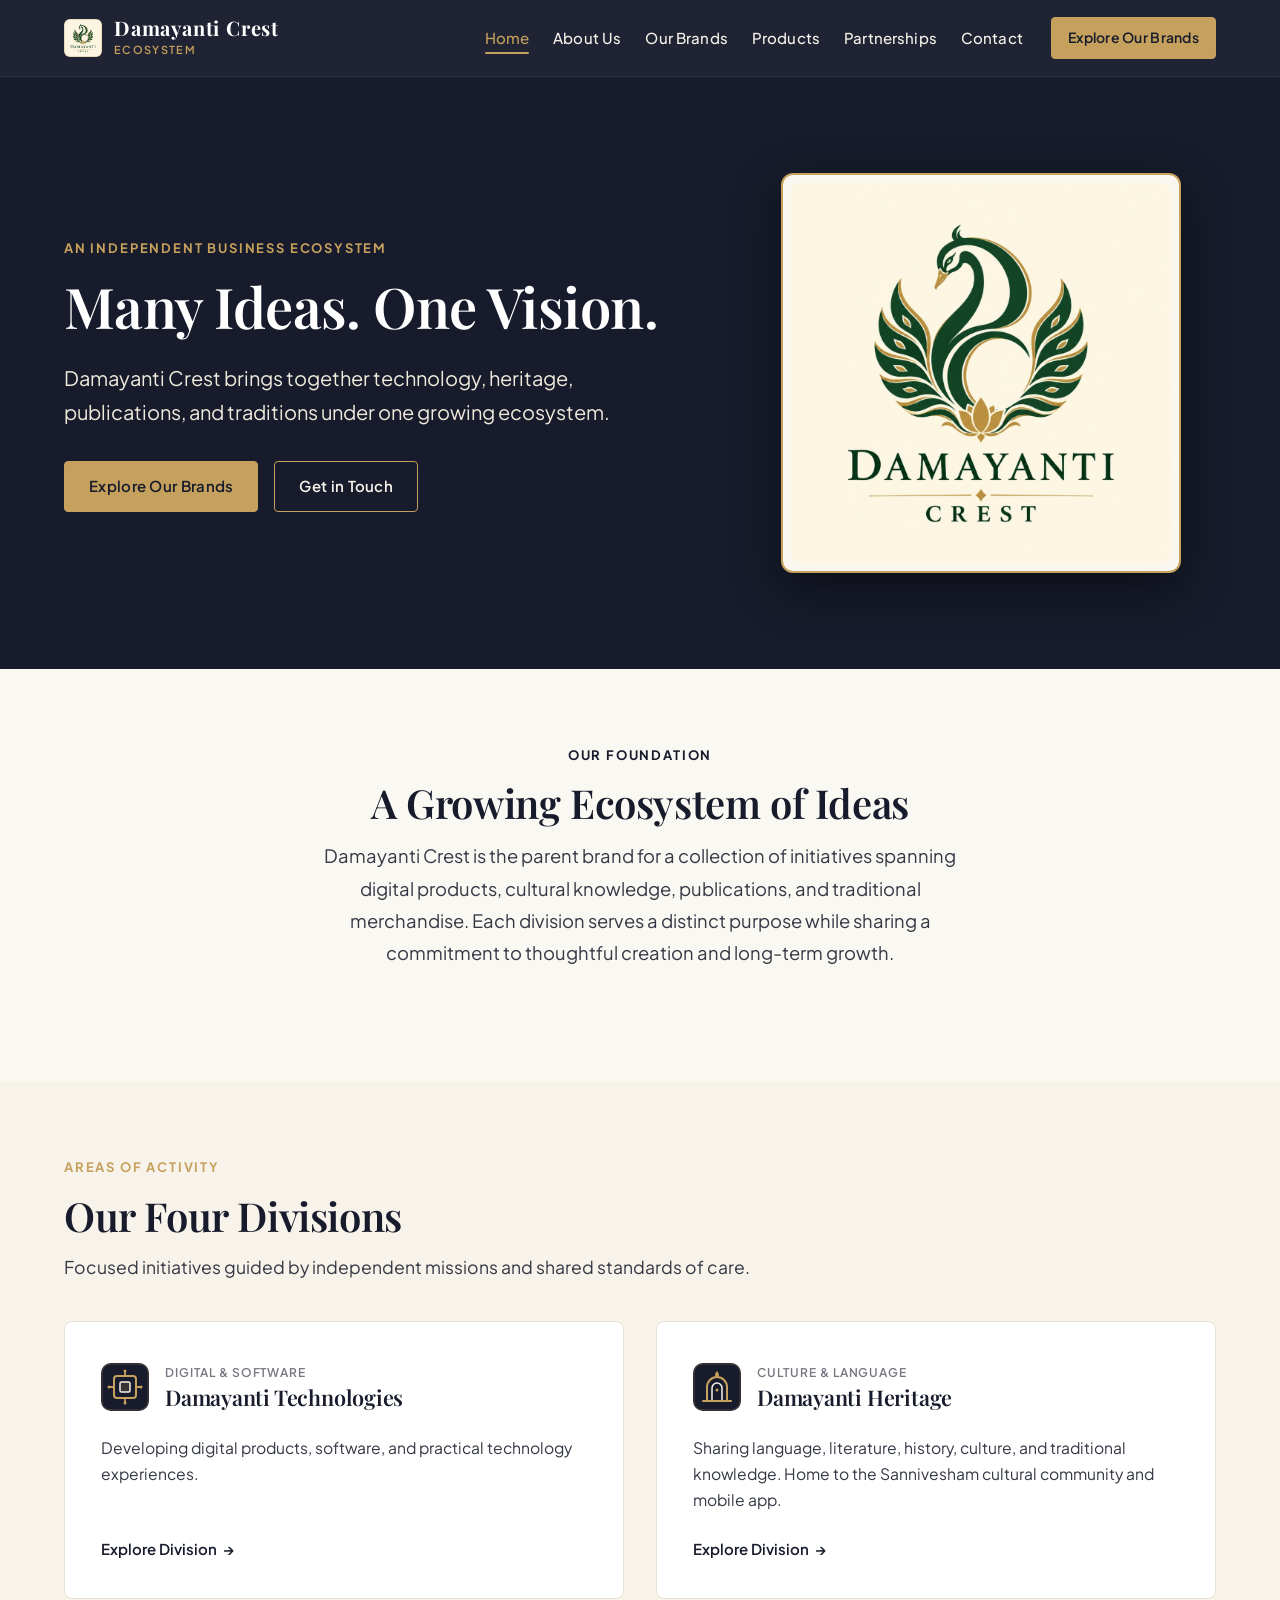
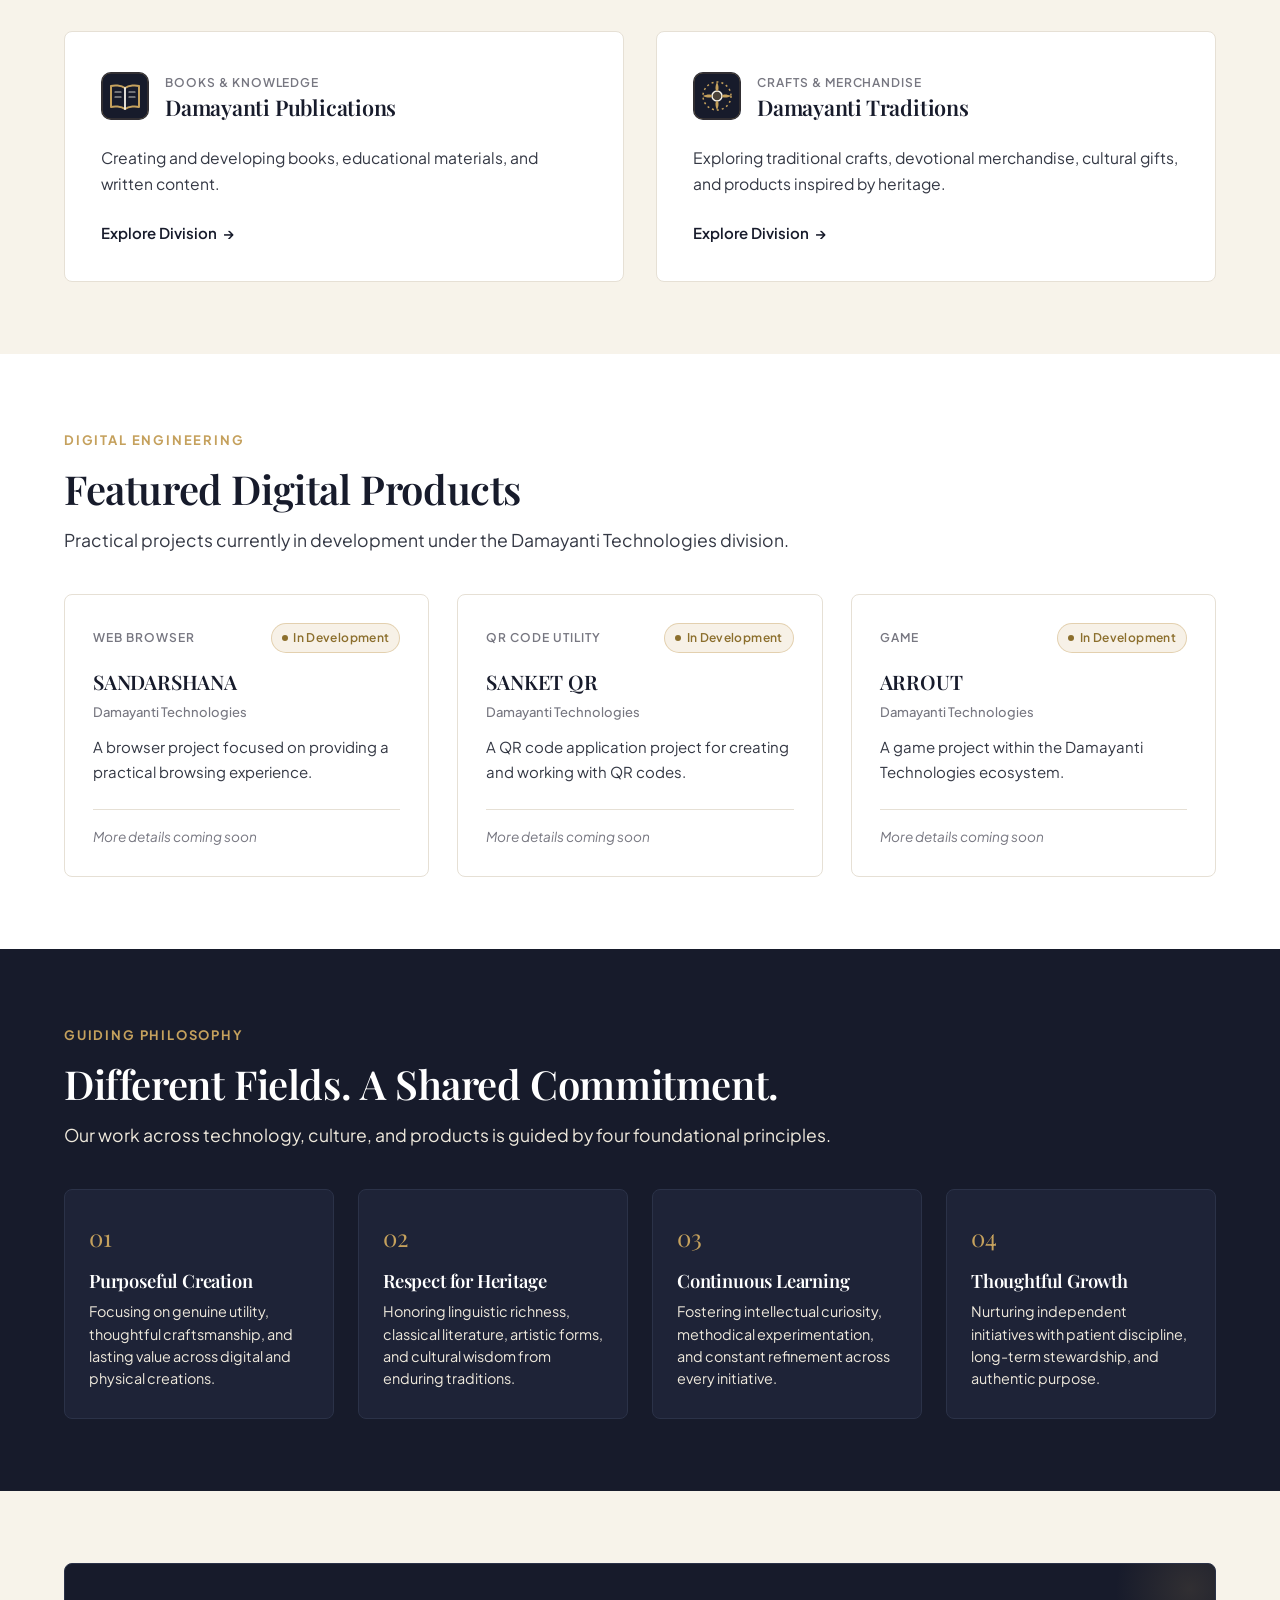
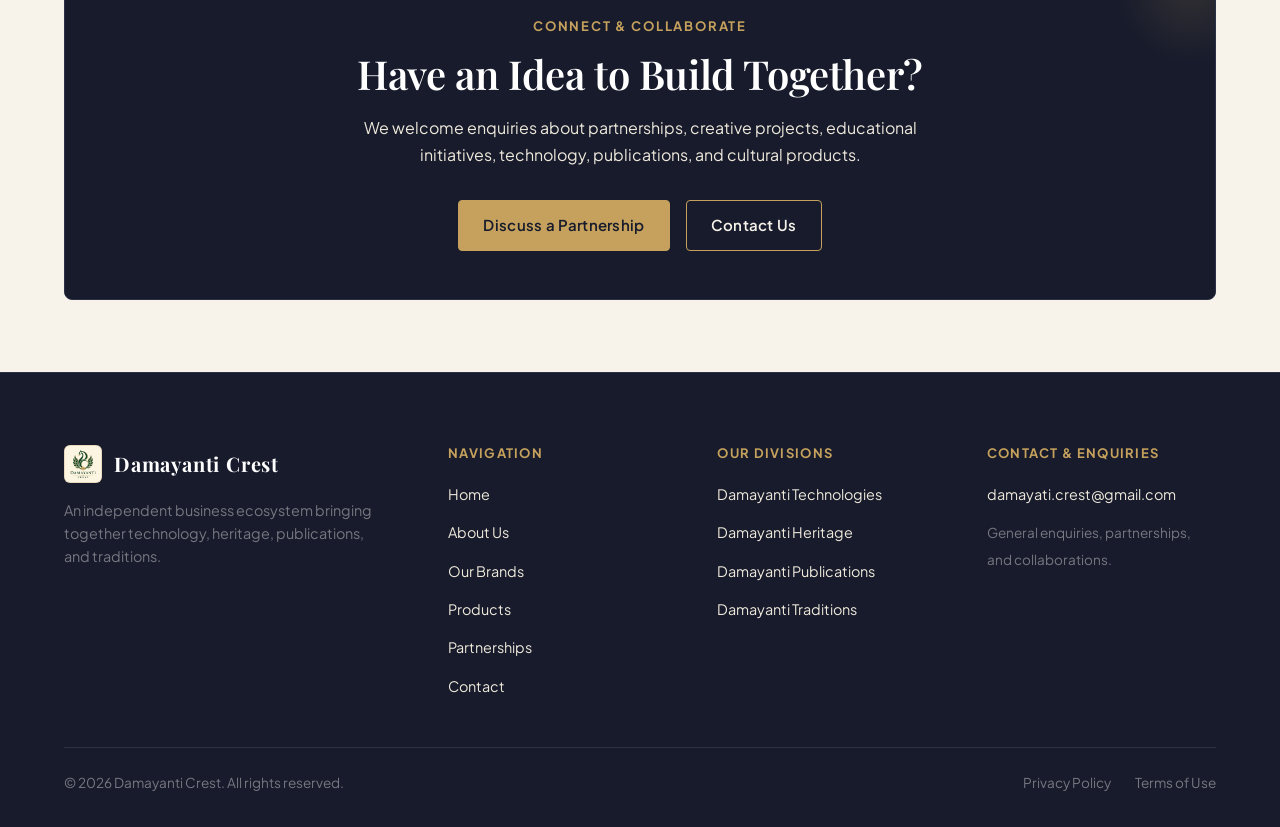
<file: index.html>
<!DOCTYPE html>
<html lang="en">
<head>
  <meta charset="UTF-8">
  <meta name="viewport" content="width=device-width, initial-scale=1.0">
  <title>Damayanti Crest — An Independent Business Ecosystem</title>
  <meta name="description" content="Damayanti Crest is the parent brand bringing together technology, heritage, publications, and traditions under one growing ecosystem.">
  <meta name="theme-color" content="#171B2B">

  <!-- Open Graph / Meta -->
  <meta property="og:type" content="website">
  <meta property="og:title" content="Damayanti Crest — Many Ideas. One Vision.">
  <meta property="og:description" content="An independent business ecosystem bringing together technology, heritage, publications, and traditions.">
  <meta property="og:image" content="./assets/logos/crest-mark.svg">

  <link rel="icon" type="image/svg+xml" href="./assets/logos/favicon.svg">
  
  <!-- Google Fonts Preconnect & Refined Typography -->
  <link rel="preconnect" href="https://fonts.googleapis.com">
  <link rel="preconnect" href="https://fonts.gstatic.com" crossorigin>
  <link href="https://fonts.googleapis.com/css2?family=Playfair+Display:ital,wght@0,500;0,600;0,700;1,400&family=Plus+Jakarta+Sans:wght@400;500;600;700&display=swap" rel="stylesheet">

  <!-- Stylesheets (Relative paths for GitHub Pages compatibility) -->
  <link rel="stylesheet" href="./css/styles.css">
  <link rel="stylesheet" href="./css/responsive.css">
</head>
<body>
  <!-- Accessibility Skip Link -->
  <a href="#main-content" class="skip-link">Skip to main content</a>

  <!-- Header Navigation -->
  <header class="site-header" role="banner">
    <div class="container header-inner">
      <a href="./index.html" class="brand-link" aria-label="Damayanti Crest Homepage">
        <div class="brand-emblem">
          <img src="./assets/logos/damayanti-crest-logo.jpg" alt="Damayanti Crest Emblem" width="38" height="38">
        </div>
        <div class="brand-text">
          <span class="brand-name">Damayanti Crest</span>
          <span class="brand-tag">Ecosystem</span>
        </div>
      </a>

      <!-- Desktop Nav -->
      <nav class="nav-desktop" aria-label="Main Navigation">
        <ul class="nav-links">
          <li><a href="./index.html" class="nav-link">Home</a></li>
          <li><a href="./about.html" class="nav-link">About Us</a></li>
          <li><a href="./brands.html" class="nav-link">Our Brands</a></li>
          <li><a href="./products.html" class="nav-link">Products</a></li>
          <li><a href="./partnerships.html" class="nav-link">Partnerships</a></li>
          <li><a href="./contact.html" class="nav-link">Contact</a></li>
        </ul>
        <a href="./brands.html" class="btn btn-primary btn-sm">Explore Our Brands</a>
      </nav>

      <!-- Mobile Menu Toggle Button -->
      <button type="button" class="menu-toggle" aria-expanded="false" aria-controls="mobile-nav-drawer" aria-label="Open navigation menu">
        <span class="menu-icon">
          <span class="menu-bar"></span>
          <span class="menu-bar"></span>
          <span class="menu-bar"></span>
        </span>
      </button>
    </div>

    <!-- Mobile Drawer -->
    <div id="mobile-nav-drawer" class="mobile-drawer" role="dialog" aria-modal="true" aria-label="Mobile Navigation">
      <ul class="mobile-nav-links">
        <li><a href="./index.html" class="mobile-nav-link">Home</a></li>
        <li><a href="./about.html" class="mobile-nav-link">About Us</a></li>
        <li><a href="./brands.html" class="mobile-nav-link">Our Brands</a></li>
        <li><a href="./products.html" class="mobile-nav-link">Products</a></li>
        <li><a href="./partnerships.html" class="mobile-nav-link">Partnerships</a></li>
        <li><a href="./contact.html" class="mobile-nav-link">Contact</a></li>
      </ul>
      <div class="mobile-nav-cta">
        <a href="./brands.html" class="btn btn-primary" style="width: 100%;">Explore Our Brands</a>
      </div>
    </div>
  </header>

  <!-- Main Content Area -->
  <main id="main-content" class="site-main">
    
    <!-- SECTION A: HERO -->
    <section class="section section-hero section-dark" aria-labelledby="hero-heading">
      <div class="container hero-wrapper">
        <div class="hero-content">
          <span class="eyebrow">An Independent Business Ecosystem</span>
          <h1 id="hero-heading" class="hero-title">Many Ideas. One Vision.</h1>
          <p class="hero-subtitle">
            Damayanti Crest brings together technology, heritage, publications, and traditions under one growing ecosystem.
          </p>
          <div class="hero-ctas">
            <a href="./brands.html" class="btn btn-primary">Explore Our Brands</a>
            <a href="./contact.html" class="btn btn-secondary">Get in Touch</a>
          </div>
        </div>

        <div class="hero-visual">
          <div class="hero-motif-card">
            <img src="./assets/logos/damayanti-crest-logo.jpg" alt="Official Damayanti Crest Emblem" class="hero-motif-img" width="400" height="400">
          </div>
        </div>
      </div>
    </section>

    <!-- SECTION B: INTRODUCTION -->
    <section class="section section-ivory-light" aria-labelledby="intro-heading">
      <div class="container container-narrow text-center">
        <div class="section-header text-center">
          <span class="eyebrow eyebrow-navy">Our Foundation</span>
          <h2 id="intro-heading" class="section-title">A Growing Ecosystem of Ideas</h2>
          <p class="lead">
            Damayanti Crest is the parent brand for a collection of initiatives spanning digital products, cultural knowledge, publications, and traditional merchandise. Each division serves a distinct purpose while sharing a commitment to thoughtful creation and long-term growth.
          </p>
        </div>
      </div>
    </section>

    <!-- SECTION C: OUR FOUR DIVISIONS -->
    <section class="section" aria-labelledby="divisions-heading">
      <div class="container">
        <div class="section-header">
          <span class="eyebrow">Areas of Activity</span>
          <h2 id="divisions-heading" class="section-title">Our Four Divisions</h2>
          <p class="section-desc">Focused initiatives guided by independent missions and shared standards of care.</p>
        </div>

        <div class="divisions-grid">
          <!-- Division 1 -->
          <article class="division-card">
            <div class="division-header">
              <div class="division-icon">
                <img src="./assets/icons/tech.svg" alt="" width="48" height="48">
              </div>
              <div>
                <span class="category-tag">Digital & Software</span>
                <h3 class="division-title">Damayanti Technologies</h3>
              </div>
            </div>
            <p class="division-summary">Developing digital products, software, and practical technology experiences.</p>
            <a href="./brands.html#technologies" class="division-link">
              Explore Division <span class="arrow-icon" aria-hidden="true">→</span>
            </a>
          </article>

          <!-- Division 2 -->
          <article class="division-card">
            <div class="division-header">
              <div class="division-icon">
                <img src="./assets/icons/heritage.svg" alt="" width="48" height="48">
              </div>
              <div>
                <span class="category-tag">Culture & Language</span>
                <h3 class="division-title">Damayanti Heritage</h3>
              </div>
            </div>
            <p class="division-summary">Sharing language, literature, history, culture, and traditional knowledge. Home to the Sannivesham cultural community and mobile app.</p>
            <a href="./brands.html#heritage" class="division-link">
              Explore Division <span class="arrow-icon" aria-hidden="true">→</span>
            </a>
          </article>

          <!-- Division 3 -->
          <article class="division-card">
            <div class="division-header">
              <div class="division-icon">
                <img src="./assets/icons/publications.svg" alt="" width="48" height="48">
              </div>
              <div>
                <span class="category-tag">Books & Knowledge</span>
                <h3 class="division-title">Damayanti Publications</h3>
              </div>
            </div>
            <p class="division-summary">Creating and developing books, educational materials, and written content.</p>
            <a href="./brands.html#publications" class="division-link">
              Explore Division <span class="arrow-icon" aria-hidden="true">→</span>
            </a>
          </article>

          <!-- Division 4 -->
          <article class="division-card">
            <div class="division-header">
              <div class="division-icon">
                <img src="./assets/icons/traditions.svg" alt="" width="48" height="48">
              </div>
              <div>
                <span class="category-tag">Crafts & Merchandise</span>
                <h3 class="division-title">Damayanti Traditions</h3>
              </div>
            </div>
            <p class="division-summary">Exploring traditional crafts, devotional merchandise, cultural gifts, and products inspired by heritage.</p>
            <a href="./brands.html#traditions" class="division-link">
              Explore Division <span class="arrow-icon" aria-hidden="true">→</span>
            </a>
          </article>
        </div>
      </div>
    </section>

    <!-- SECTION D: FEATURED DIGITAL PRODUCTS -->
    <section class="section section-white" aria-labelledby="featured-products-heading">
      <div class="container">
        <div class="section-header">
          <span class="eyebrow">Digital Engineering</span>
          <h2 id="featured-products-heading" class="section-title">Featured Digital Products</h2>
          <p class="section-desc">Practical projects currently in development under the Damayanti Technologies division.</p>
        </div>

        <div class="products-grid">
          <!-- Product 1 -->
          <article class="product-card">
            <div class="product-meta">
              <span class="category-tag">Web Browser</span>
              <span class="status-pill status-in-development">
                <span class="status-dot"></span> In Development
              </span>
            </div>
            <h3 class="product-title">SANDARSHANA</h3>
            <p class="product-division">Damayanti Technologies</p>
            <p class="product-desc">A browser project focused on providing a practical browsing experience.</p>
            <div class="product-action">
              <span class="product-status-note">More details coming soon</span>
            </div>
          </article>

          <!-- Product 2 -->
          <article class="product-card">
            <div class="product-meta">
              <span class="category-tag">QR Code Utility</span>
              <span class="status-pill status-in-development">
                <span class="status-dot"></span> In Development
              </span>
            </div>
            <h3 class="product-title">SANKET QR</h3>
            <p class="product-division">Damayanti Technologies</p>
            <p class="product-desc">A QR code application project for creating and working with QR codes.</p>
            <div class="product-action">
              <span class="product-status-note">More details coming soon</span>
            </div>
          </article>

          <!-- Product 3 -->
          <article class="product-card">
            <div class="product-meta">
              <span class="category-tag">Game</span>
              <span class="status-pill status-in-development">
                <span class="status-dot"></span> In Development
              </span>
            </div>
            <h3 class="product-title">ARROUT</h3>
            <p class="product-division">Damayanti Technologies</p>
            <p class="product-desc">A game project within the Damayanti Technologies ecosystem.</p>
            <div class="product-action">
              <span class="product-status-note">More details coming soon</span>
            </div>
          </article>
        </div>
      </div>
    </section>

    <!-- SECTION E: OUR APPROACH -->
    <section class="section section-dark" aria-labelledby="principles-heading">
      <div class="container">
        <div class="section-header">
          <span class="eyebrow">Guiding Philosophy</span>
          <h2 id="principles-heading" class="section-title">Different Fields. A Shared Commitment.</h2>
          <p class="section-desc">Our work across technology, culture, and products is guided by four foundational principles.</p>
        </div>

        <div class="principles-grid">
          <div class="principle-card">
            <span class="principle-num">01</span>
            <h3 class="principle-title">Purposeful Creation</h3>
            <p class="principle-desc">Focusing on genuine utility, thoughtful craftsmanship, and lasting value across digital and physical creations.</p>
          </div>

          <div class="principle-card">
            <span class="principle-num">02</span>
            <h3 class="principle-title">Respect for Heritage</h3>
            <p class="principle-desc">Honoring linguistic richness, classical literature, artistic forms, and cultural wisdom from enduring traditions.</p>
          </div>

          <div class="principle-card">
            <span class="principle-num">03</span>
            <h3 class="principle-title">Continuous Learning</h3>
            <p class="principle-desc">Fostering intellectual curiosity, methodical experimentation, and constant refinement across every initiative.</p>
          </div>

          <div class="principle-card">
            <span class="principle-num">04</span>
            <h3 class="principle-title">Thoughtful Growth</h3>
            <p class="principle-desc">Nurturing independent initiatives with patient discipline, long-term stewardship, and authentic purpose.</p>
          </div>
        </div>
      </div>
    </section>

    <!-- SECTION F: COLLABORATION -->
    <section class="section" aria-labelledby="collaboration-heading">
      <div class="container">
        <div class="cta-banner">
          <span class="eyebrow">Connect & Collaborate</span>
          <h2 id="collaboration-heading">Have an Idea to Build Together?</h2>
          <p>
            We welcome enquiries about partnerships, creative projects, educational initiatives, technology, publications, and cultural products.
          </p>
          <div class="cta-banner-buttons">
            <a href="./partnerships.html" class="btn btn-primary">Discuss a Partnership</a>
            <a href="./contact.html" class="btn btn-secondary">Contact Us</a>
          </div>
        </div>
      </div>
    </section>

  </main>

  <!-- SECTION G: FOOTER -->
  <footer class="site-footer" role="contentinfo">
    <div class="container">
      <div class="footer-top">
        <div>
          <a href="./index.html" class="brand-link" style="margin-bottom: 0.5rem;">
            <div class="brand-emblem">
              <img src="./assets/logos/damayanti-crest-logo.jpg" alt="Damayanti Crest Emblem" width="32" height="32">
            </div>
            <div class="brand-text">
              <span class="brand-name">Damayanti Crest</span>
            </div>
          </a>
          <p class="footer-brand-desc">
            An independent business ecosystem bringing together technology, heritage, publications, and traditions.
          </p>
        </div>

        <div>
          <h4 class="footer-heading">Navigation</h4>
          <ul class="footer-links">
            <li><a href="./index.html" class="footer-link">Home</a></li>
            <li><a href="./about.html" class="footer-link">About Us</a></li>
            <li><a href="./brands.html" class="footer-link">Our Brands</a></li>
            <li><a href="./products.html" class="footer-link">Products</a></li>
            <li><a href="./partnerships.html" class="footer-link">Partnerships</a></li>
            <li><a href="./contact.html" class="footer-link">Contact</a></li>
          </ul>
        </div>

        <div>
          <h4 class="footer-heading">Our Divisions</h4>
          <ul class="footer-links">
            <li><a href="./brands.html#technologies" class="footer-link">Damayanti Technologies</a></li>
            <li><a href="./brands.html#heritage" class="footer-link">Damayanti Heritage</a></li>
            <li><a href="./brands.html#publications" class="footer-link">Damayanti Publications</a></li>
            <li><a href="./brands.html#traditions" class="footer-link">Damayanti Traditions</a></li>
          </ul>
        </div>

        <div>
          <h4 class="footer-heading">Contact & Enquiries</h4>
          <ul class="footer-links">
            <li><a href="mailto:damayati.crest@gmail.com" class="footer-link">damayati.crest@gmail.com</a></li>
            <li><span style="font-size: 0.85rem; color: var(--color-muted);">General enquiries, partnerships, and collaborations.</span></li>
          </ul>
        </div>
      </div>

      <div class="footer-bottom">
        <div>
          © <span class="current-year">2026</span> Damayanti Crest. All rights reserved.
        </div>
        <div class="footer-legal-links">
          <a href="./privacy.html">Privacy Policy</a>
          <a href="./terms.html">Terms of Use</a>
        </div>
      </div>
    </div>
  </footer>

  <!-- Back to Top Button -->
  <button type="button" class="back-to-top" aria-label="Back to top">
    <svg width="20" height="20" viewBox="0 0 24 24" fill="none" stroke="currentColor" stroke-width="2" stroke-linecap="round" stroke-linejoin="round">
      <polyline points="18 15 12 9 6 15"></polyline>
    </svg>
  </button>

  <!-- JavaScript Files -->
  <script src="./js/data.js"></script>
  <script src="./js/main.js"></script>
</body>
</html>
</file>
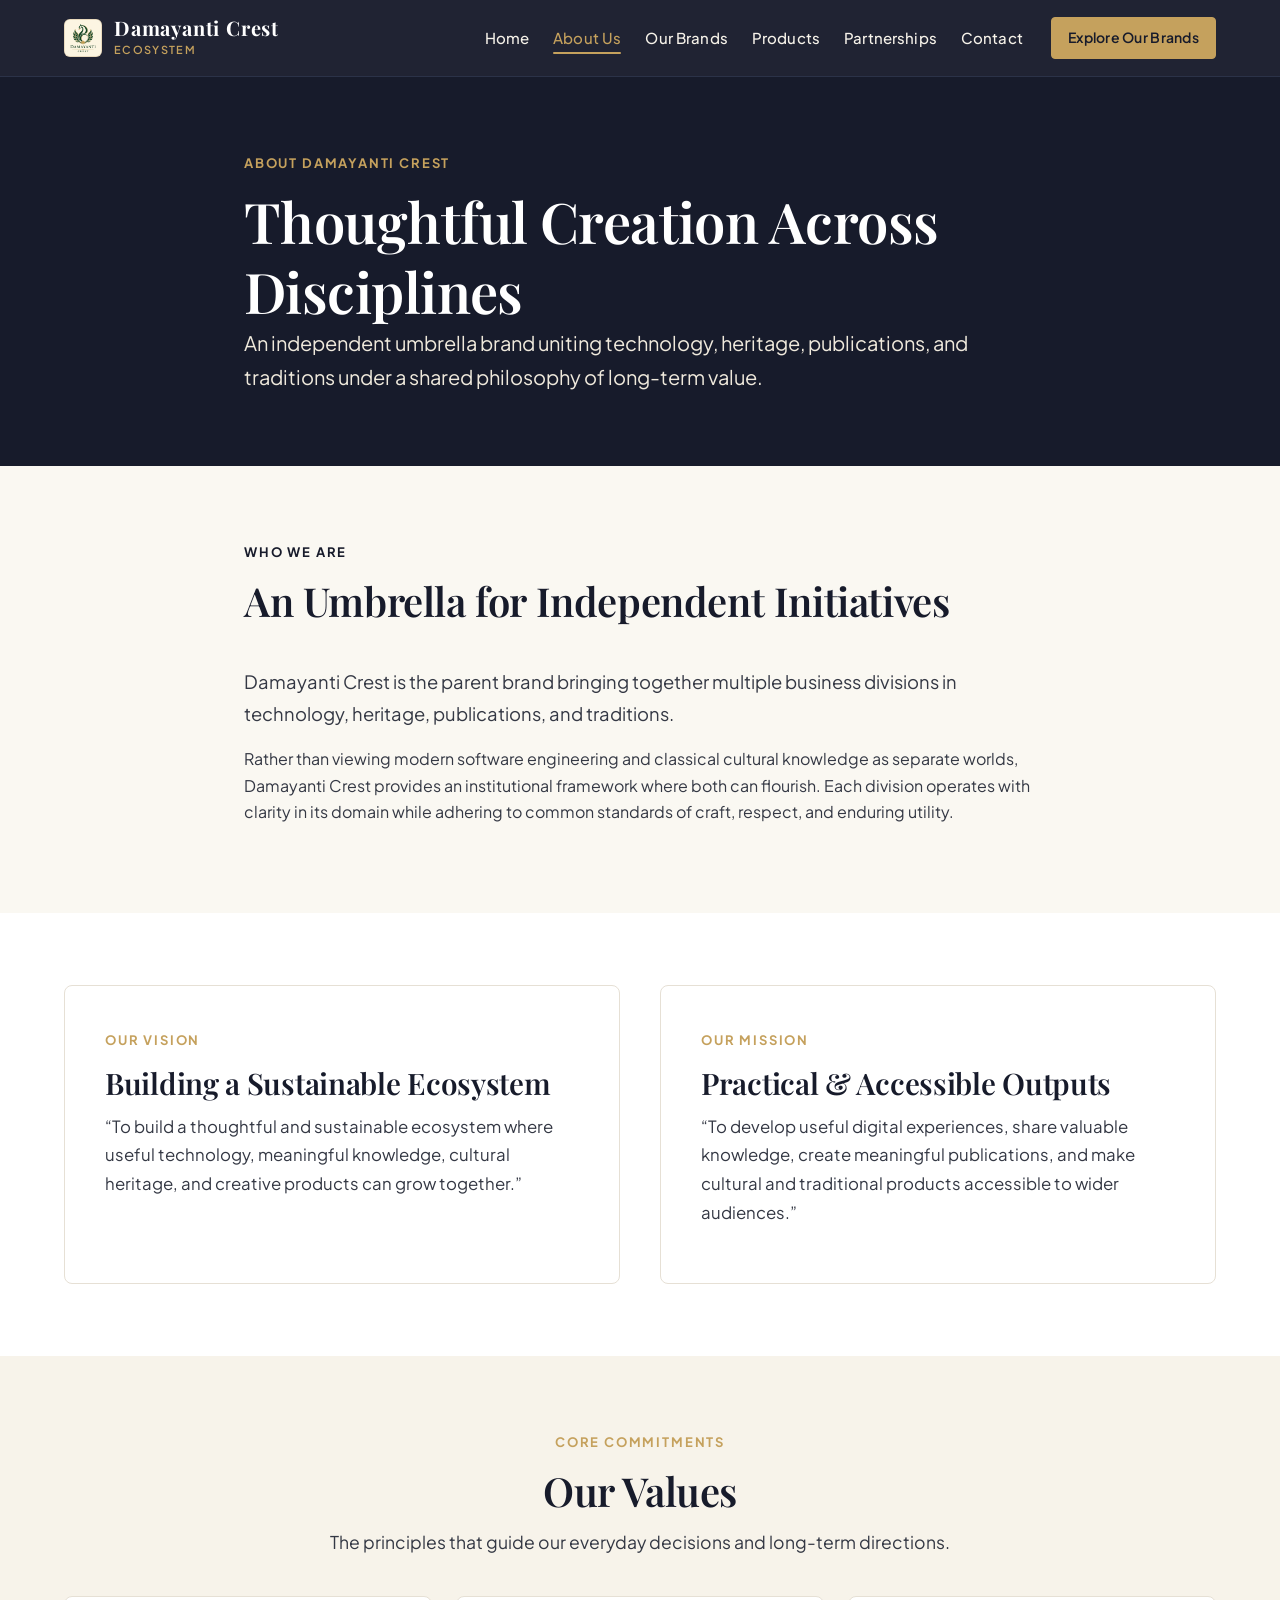
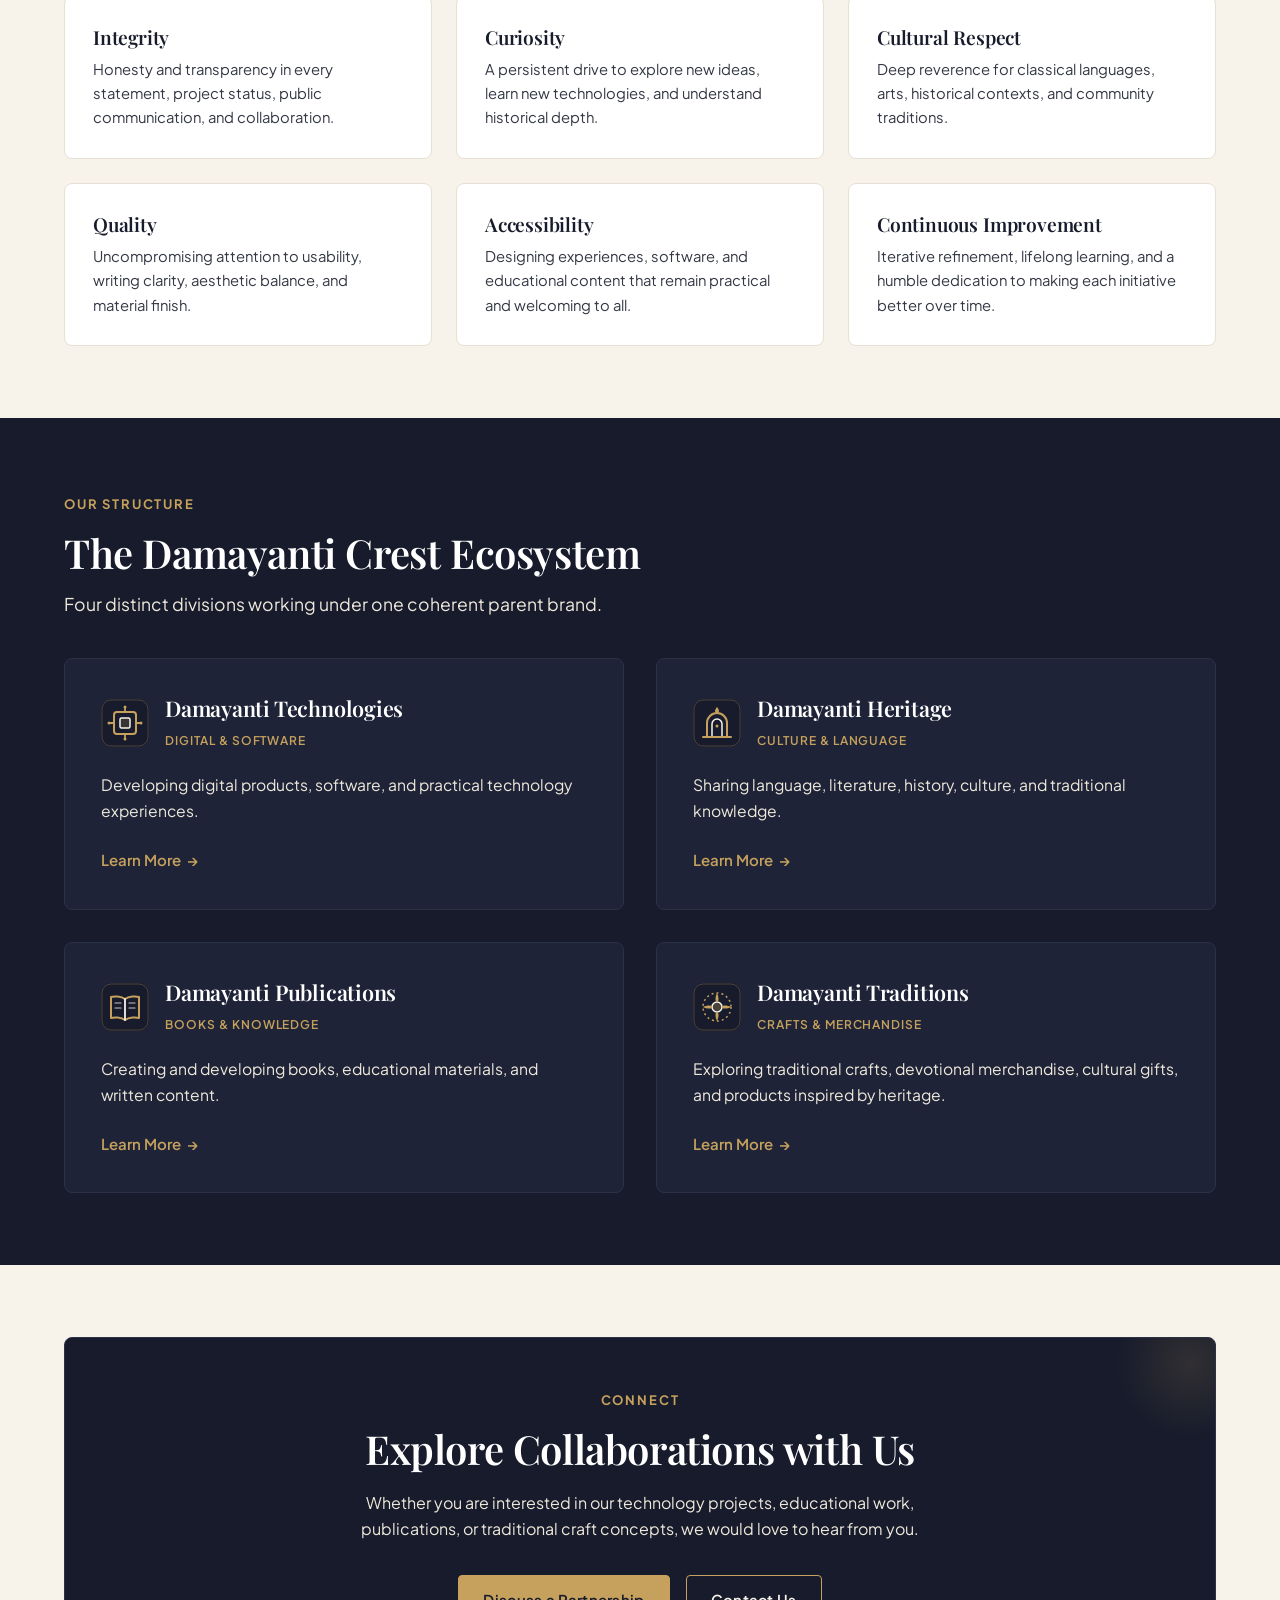
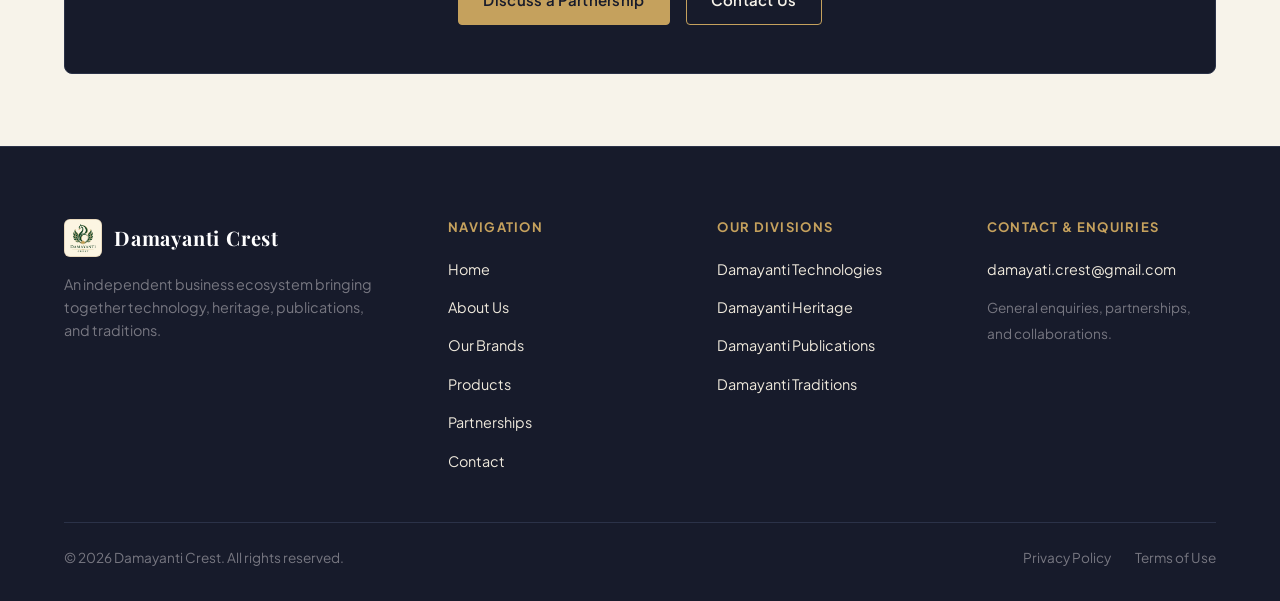
<file: about.html>
<!DOCTYPE html>
<html lang="en">
<head>
  <meta charset="UTF-8">
  <meta name="viewport" content="width=device-width, initial-scale=1.0">
  <title>About Us — Damayanti Crest</title>
  <meta name="description" content="Learn about Damayanti Crest, our vision, mission, guiding values, and our ecosystem of technology, heritage, publications, and traditions.">
  <meta name="theme-color" content="#171B2B">

  <meta property="og:type" content="website">
  <meta property="og:title" content="About Damayanti Crest — Ecosystem, Vision & Values">
  <meta property="og:description" content="An independent business ecosystem bringing together technology, heritage, publications, and traditions.">
  <meta property="og:image" content="./assets/logos/crest-mark.svg">

  <link rel="icon" type="image/svg+xml" href="./assets/logos/favicon.svg">

  <link rel="preconnect" href="https://fonts.googleapis.com">
  <link rel="preconnect" href="https://fonts.gstatic.com" crossorigin>
  <link href="https://fonts.googleapis.com/css2?family=Playfair+Display:ital,wght@0,500;0,600;0,700;1,400&family=Plus+Jakarta+Sans:wght@400;500;600;700&display=swap" rel="stylesheet">

  <link rel="stylesheet" href="./css/styles.css">
  <link rel="stylesheet" href="./css/responsive.css">
</head>
<body>
  <a href="#main-content" class="skip-link">Skip to main content</a>

  <!-- Header Navigation -->
  <header class="site-header" role="banner">
    <div class="container header-inner">
      <a href="./index.html" class="brand-link" aria-label="Damayanti Crest Homepage">
        <div class="brand-emblem">
          <img src="./assets/logos/damayanti-crest-logo.jpg" alt="Damayanti Crest Emblem" width="38" height="38">
        </div>
        <div class="brand-text">
          <span class="brand-name">Damayanti Crest</span>
          <span class="brand-tag">Ecosystem</span>
        </div>
      </a>

      <nav class="nav-desktop" aria-label="Main Navigation">
        <ul class="nav-links">
          <li><a href="./index.html" class="nav-link">Home</a></li>
          <li><a href="./about.html" class="nav-link">About Us</a></li>
          <li><a href="./brands.html" class="nav-link">Our Brands</a></li>
          <li><a href="./products.html" class="nav-link">Products</a></li>
          <li><a href="./partnerships.html" class="nav-link">Partnerships</a></li>
          <li><a href="./contact.html" class="nav-link">Contact</a></li>
        </ul>
        <a href="./brands.html" class="btn btn-primary btn-sm">Explore Our Brands</a>
      </nav>

      <button type="button" class="menu-toggle" aria-expanded="false" aria-controls="mobile-nav-drawer" aria-label="Open navigation menu">
        <span class="menu-icon">
          <span class="menu-bar"></span>
          <span class="menu-bar"></span>
          <span class="menu-bar"></span>
        </span>
      </button>
    </div>

    <div id="mobile-nav-drawer" class="mobile-drawer" role="dialog" aria-modal="true" aria-label="Mobile Navigation">
      <ul class="mobile-nav-links">
        <li><a href="./index.html" class="mobile-nav-link">Home</a></li>
        <li><a href="./about.html" class="mobile-nav-link">About Us</a></li>
        <li><a href="./brands.html" class="mobile-nav-link">Our Brands</a></li>
        <li><a href="./products.html" class="mobile-nav-link">Products</a></li>
        <li><a href="./partnerships.html" class="mobile-nav-link">Partnerships</a></li>
        <li><a href="./contact.html" class="mobile-nav-link">Contact</a></li>
      </ul>
      <div class="mobile-nav-cta">
        <a href="./brands.html" class="btn btn-primary" style="width: 100%;">Explore Our Brands</a>
      </div>
    </div>
  </header>

  <main id="main-content" class="site-main">

    <!-- PAGE HEADER -->
    <section class="section section-dark" style="padding-top: var(--space-3xl); padding-bottom: var(--space-3xl);">
      <div class="container container-narrow text-center">
        <span class="eyebrow">About Damayanti Crest</span>
        <h1>Thoughtful Creation Across Disciplines</h1>
        <p class="hero-subtitle" style="margin-bottom: 0;">
          An independent umbrella brand uniting technology, heritage, publications, and traditions under a shared philosophy of long-term value.
        </p>
      </div>
    </section>

    <!-- WHO WE ARE -->
    <section class="section section-ivory-light" aria-labelledby="who-heading">
      <div class="container container-narrow">
        <div class="section-header">
          <span class="eyebrow eyebrow-navy">Who We Are</span>
          <h2 id="who-heading" class="section-title">An Umbrella for Independent Initiatives</h2>
        </div>
        <p class="lead">
          Damayanti Crest is the parent brand bringing together multiple business divisions in technology, heritage, publications, and traditions. 
        </p>
        <p>
          Rather than viewing modern software engineering and classical cultural knowledge as separate worlds, Damayanti Crest provides an institutional framework where both can flourish. Each division operates with clarity in its domain while adhering to common standards of craft, respect, and enduring utility.
        </p>
      </div>
    </section>

    <!-- VISION & MISSION -->
    <section class="section section-white" aria-labelledby="vision-mission-heading">
      <div class="container">
        <div style="display: grid; grid-template-columns: repeat(auto-fit, minmax(320px, 1fr)); gap: 2.5rem;">
          <!-- Vision -->
          <div class="form-card" style="box-shadow: none;">
            <span class="eyebrow">Our Vision</span>
            <h2 id="vision-mission-heading" class="section-title" style="font-size: 1.85rem;">Building a Sustainable Ecosystem</h2>
            <p style="font-size: 1.05rem; line-height: 1.7; color: var(--color-charcoal);">
              “To build a thoughtful and sustainable ecosystem where useful technology, meaningful knowledge, cultural heritage, and creative products can grow together.”
            </p>
          </div>

          <!-- Mission -->
          <div class="form-card" style="box-shadow: none;">
            <span class="eyebrow">Our Mission</span>
            <h2 class="section-title" style="font-size: 1.85rem;">Practical & Accessible Outputs</h2>
            <p style="font-size: 1.05rem; line-height: 1.7; color: var(--color-charcoal);">
              “To develop useful digital experiences, share valuable knowledge, create meaningful publications, and make cultural and traditional products accessible to wider audiences.”
            </p>
          </div>
        </div>
      </div>
    </section>

    <!-- OUR VALUES -->
    <section class="section" aria-labelledby="values-heading">
      <div class="container">
        <div class="section-header text-center">
          <span class="eyebrow">Core Commitments</span>
          <h2 id="values-heading" class="section-title">Our Values</h2>
          <p class="section-desc">The principles that guide our everyday decisions and long-term directions.</p>
        </div>

        <div class="values-grid">
          <div class="value-card">
            <h3 class="value-title">Integrity</h3>
            <p class="value-desc">Honesty and transparency in every statement, project status, public communication, and collaboration.</p>
          </div>

          <div class="value-card">
            <h3 class="value-title">Curiosity</h3>
            <p class="value-desc">A persistent drive to explore new ideas, learn new technologies, and understand historical depth.</p>
          </div>

          <div class="value-card">
            <h3 class="value-title">Cultural Respect</h3>
            <p class="value-desc">Deep reverence for classical languages, arts, historical contexts, and community traditions.</p>
          </div>

          <div class="value-card">
            <h3 class="value-title">Quality</h3>
            <p class="value-desc">Uncompromising attention to usability, writing clarity, aesthetic balance, and material finish.</p>
          </div>

          <div class="value-card">
            <h3 class="value-title">Accessibility</h3>
            <p class="value-desc">Designing experiences, software, and educational content that remain practical and welcoming to all.</p>
          </div>

          <div class="value-card">
            <h3 class="value-title">Continuous Improvement</h3>
            <p class="value-desc">Iterative refinement, lifelong learning, and a humble dedication to making each initiative better over time.</p>
          </div>
        </div>
      </div>
    </section>

    <!-- OUR ECOSYSTEM -->
    <section class="section section-dark" aria-labelledby="ecosystem-heading">
      <div class="container">
        <div class="section-header">
          <span class="eyebrow">Our Structure</span>
          <h2 id="ecosystem-heading" class="section-title">The Damayanti Crest Ecosystem</h2>
          <p class="section-desc">Four distinct divisions working under one coherent parent brand.</p>
        </div>

        <div class="divisions-grid">
          <article class="division-card" style="background-color: var(--color-navy-surface); border-color: var(--color-border-dark);">
            <div class="division-header">
              <div class="division-icon">
                <img src="./assets/icons/tech.svg" alt="" width="48" height="48">
              </div>
              <div>
                <h3 class="division-title" style="color: var(--color-white);">Damayanti Technologies</h3>
                <span class="category-tag" style="color: var(--color-gold);">Digital & Software</span>
              </div>
            </div>
            <p class="division-summary" style="color: var(--color-ivory-dark);">
              Developing digital products, software, and practical technology experiences.
            </p>
            <a href="./brands.html#technologies" class="division-link" style="color: var(--color-gold);">
              Learn More <span class="arrow-icon" aria-hidden="true">→</span>
            </a>
          </article>

          <article class="division-card" style="background-color: var(--color-navy-surface); border-color: var(--color-border-dark);">
            <div class="division-header">
              <div class="division-icon">
                <img src="./assets/icons/heritage.svg" alt="" width="48" height="48">
              </div>
              <div>
                <h3 class="division-title" style="color: var(--color-white);">Damayanti Heritage</h3>
                <span class="category-tag" style="color: var(--color-gold);">Culture & Language</span>
              </div>
            </div>
            <p class="division-summary" style="color: var(--color-ivory-dark);">
              Sharing language, literature, history, culture, and traditional knowledge.
            </p>
            <a href="./brands.html#heritage" class="division-link" style="color: var(--color-gold);">
              Learn More <span class="arrow-icon" aria-hidden="true">→</span>
            </a>
          </article>

          <article class="division-card" style="background-color: var(--color-navy-surface); border-color: var(--color-border-dark);">
            <div class="division-header">
              <div class="division-icon">
                <img src="./assets/icons/publications.svg" alt="" width="48" height="48">
              </div>
              <div>
                <h3 class="division-title" style="color: var(--color-white);">Damayanti Publications</h3>
                <span class="category-tag" style="color: var(--color-gold);">Books & Knowledge</span>
              </div>
            </div>
            <p class="division-summary" style="color: var(--color-ivory-dark);">
              Creating and developing books, educational materials, and written content.
            </p>
            <a href="./brands.html#publications" class="division-link" style="color: var(--color-gold);">
              Learn More <span class="arrow-icon" aria-hidden="true">→</span>
            </a>
          </article>

          <article class="division-card" style="background-color: var(--color-navy-surface); border-color: var(--color-border-dark);">
            <div class="division-header">
              <div class="division-icon">
                <img src="./assets/icons/traditions.svg" alt="" width="48" height="48">
              </div>
              <div>
                <h3 class="division-title" style="color: var(--color-white);">Damayanti Traditions</h3>
                <span class="category-tag" style="color: var(--color-gold);">Crafts & Merchandise</span>
              </div>
            </div>
            <p class="division-summary" style="color: var(--color-ivory-dark);">
              Exploring traditional crafts, devotional merchandise, cultural gifts, and products inspired by heritage.
            </p>
            <a href="./brands.html#traditions" class="division-link" style="color: var(--color-gold);">
              Learn More <span class="arrow-icon" aria-hidden="true">→</span>
            </a>
          </article>
        </div>
      </div>
    </section>

    <!-- CTA -->
    <section class="section">
      <div class="container">
        <div class="cta-banner">
          <span class="eyebrow">Connect</span>
          <h2>Explore Collaborations with Us</h2>
          <p>
            Whether you are interested in our technology projects, educational work, publications, or traditional craft concepts, we would love to hear from you.
          </p>
          <div class="cta-banner-buttons">
            <a href="./partnerships.html" class="btn btn-primary">Discuss a Partnership</a>
            <a href="./contact.html" class="btn btn-secondary">Contact Us</a>
          </div>
        </div>
      </div>
    </section>

  </main>

  <!-- FOOTER -->
  <footer class="site-footer" role="contentinfo">
    <div class="container">
      <div class="footer-top">
        <div>
          <a href="./index.html" class="brand-link" style="margin-bottom: 0.5rem;">
            <div class="brand-emblem">
              <img src="./assets/logos/damayanti-crest-logo.jpg" alt="Damayanti Crest Emblem" width="32" height="32">
            </div>
            <div class="brand-text">
              <span class="brand-name">Damayanti Crest</span>
            </div>
          </a>
          <p class="footer-brand-desc">
            An independent business ecosystem bringing together technology, heritage, publications, and traditions.
          </p>
        </div>

        <div>
          <h4 class="footer-heading">Navigation</h4>
          <ul class="footer-links">
            <li><a href="./index.html" class="footer-link">Home</a></li>
            <li><a href="./about.html" class="footer-link">About Us</a></li>
            <li><a href="./brands.html" class="footer-link">Our Brands</a></li>
            <li><a href="./products.html" class="footer-link">Products</a></li>
            <li><a href="./partnerships.html" class="footer-link">Partnerships</a></li>
            <li><a href="./contact.html" class="footer-link">Contact</a></li>
          </ul>
        </div>

        <div>
          <h4 class="footer-heading">Our Divisions</h4>
          <ul class="footer-links">
            <li><a href="./brands.html#technologies" class="footer-link">Damayanti Technologies</a></li>
            <li><a href="./brands.html#heritage" class="footer-link">Damayanti Heritage</a></li>
            <li><a href="./brands.html#publications" class="footer-link">Damayanti Publications</a></li>
            <li><a href="./brands.html#traditions" class="footer-link">Damayanti Traditions</a></li>
          </ul>
        </div>

        <div>
          <h4 class="footer-heading">Contact & Enquiries</h4>
          <ul class="footer-links">
            <li><a href="mailto:damayati.crest@gmail.com" class="footer-link">damayati.crest@gmail.com</a></li>
            <li><span style="font-size: 0.85rem; color: var(--color-muted);">General enquiries, partnerships, and collaborations.</span></li>
          </ul>
        </div>
      </div>

      <div class="footer-bottom">
        <div>
          © <span class="current-year">2026</span> Damayanti Crest. All rights reserved.
        </div>
        <div class="footer-legal-links">
          <a href="./privacy.html">Privacy Policy</a>
          <a href="./terms.html">Terms of Use</a>
        </div>
      </div>
    </div>
  </footer>

  <button type="button" class="back-to-top" aria-label="Back to top">
    <svg width="20" height="20" viewBox="0 0 24 24" fill="none" stroke="currentColor" stroke-width="2" stroke-linecap="round" stroke-linejoin="round">
      <polyline points="18 15 12 9 6 15"></polyline>
    </svg>
  </button>

  <script src="./js/data.js"></script>
  <script src="./js/main.js"></script>
</body>
</html>
</file>
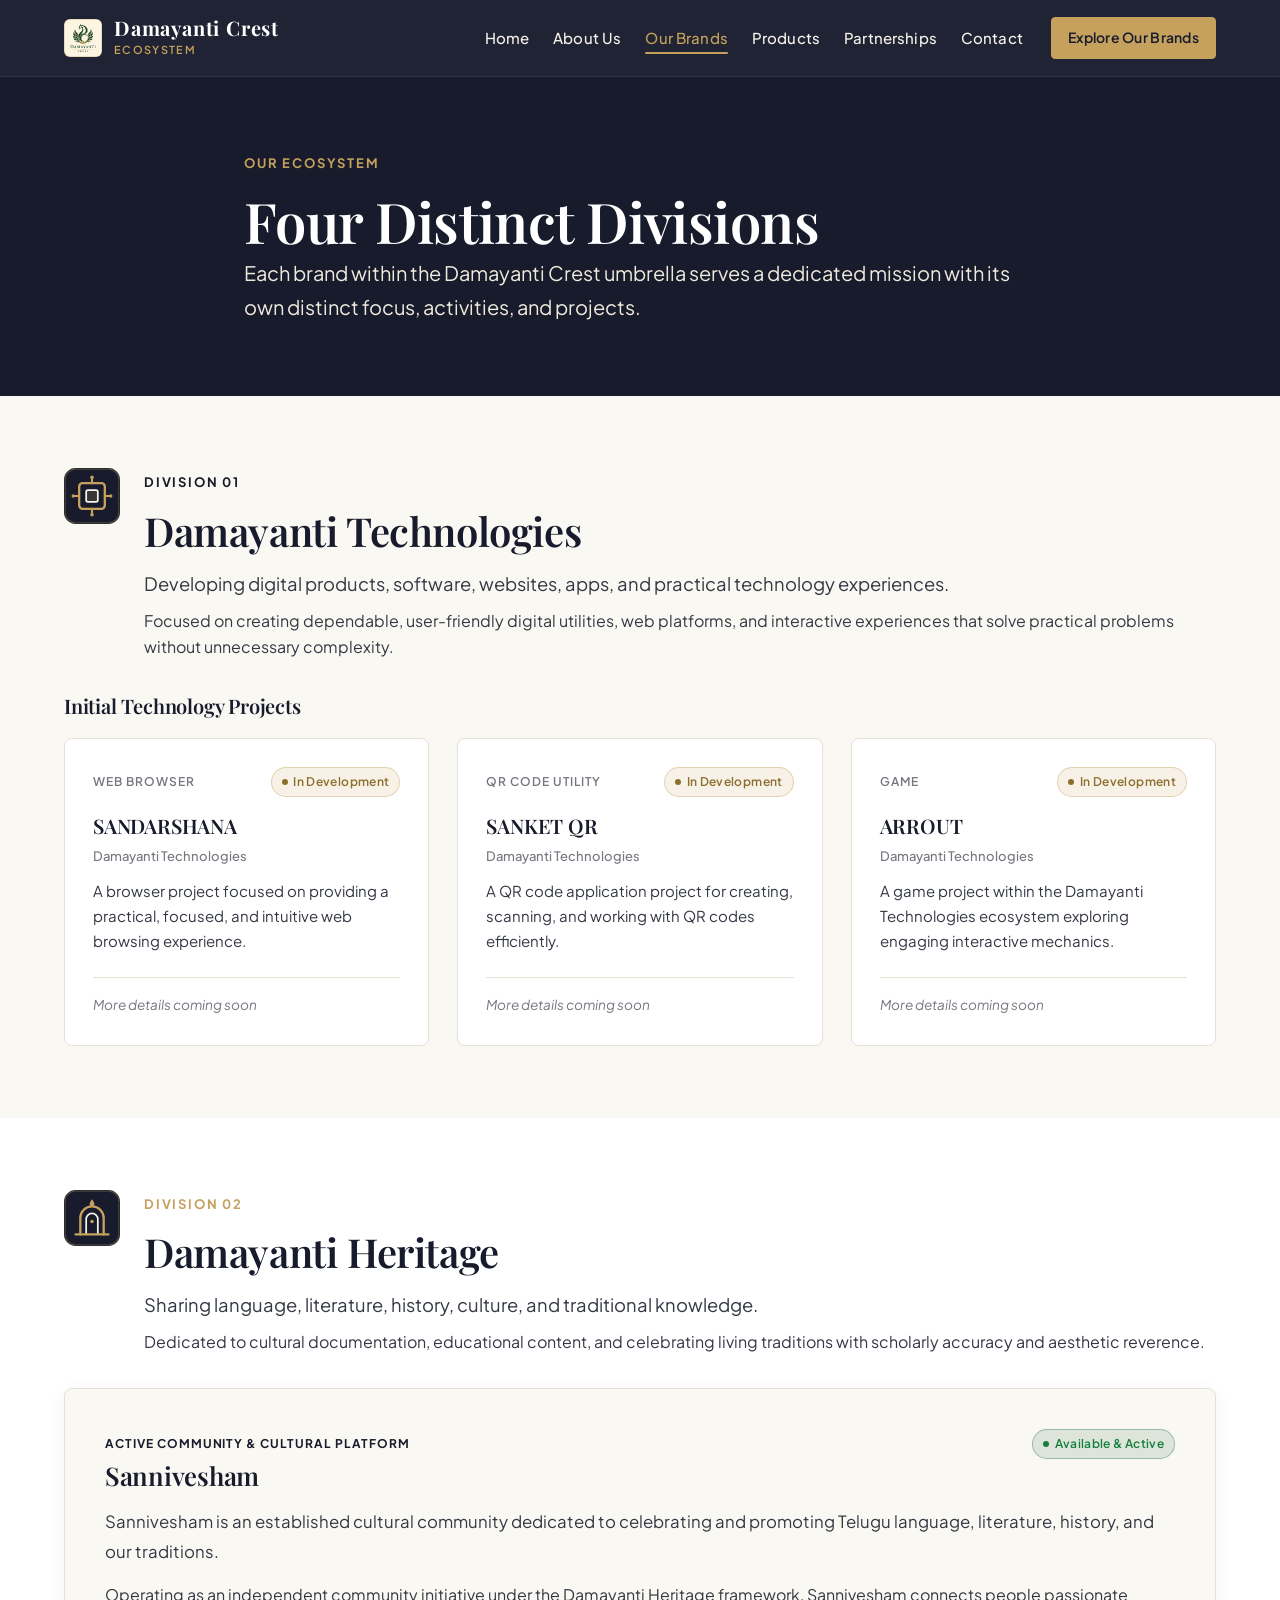
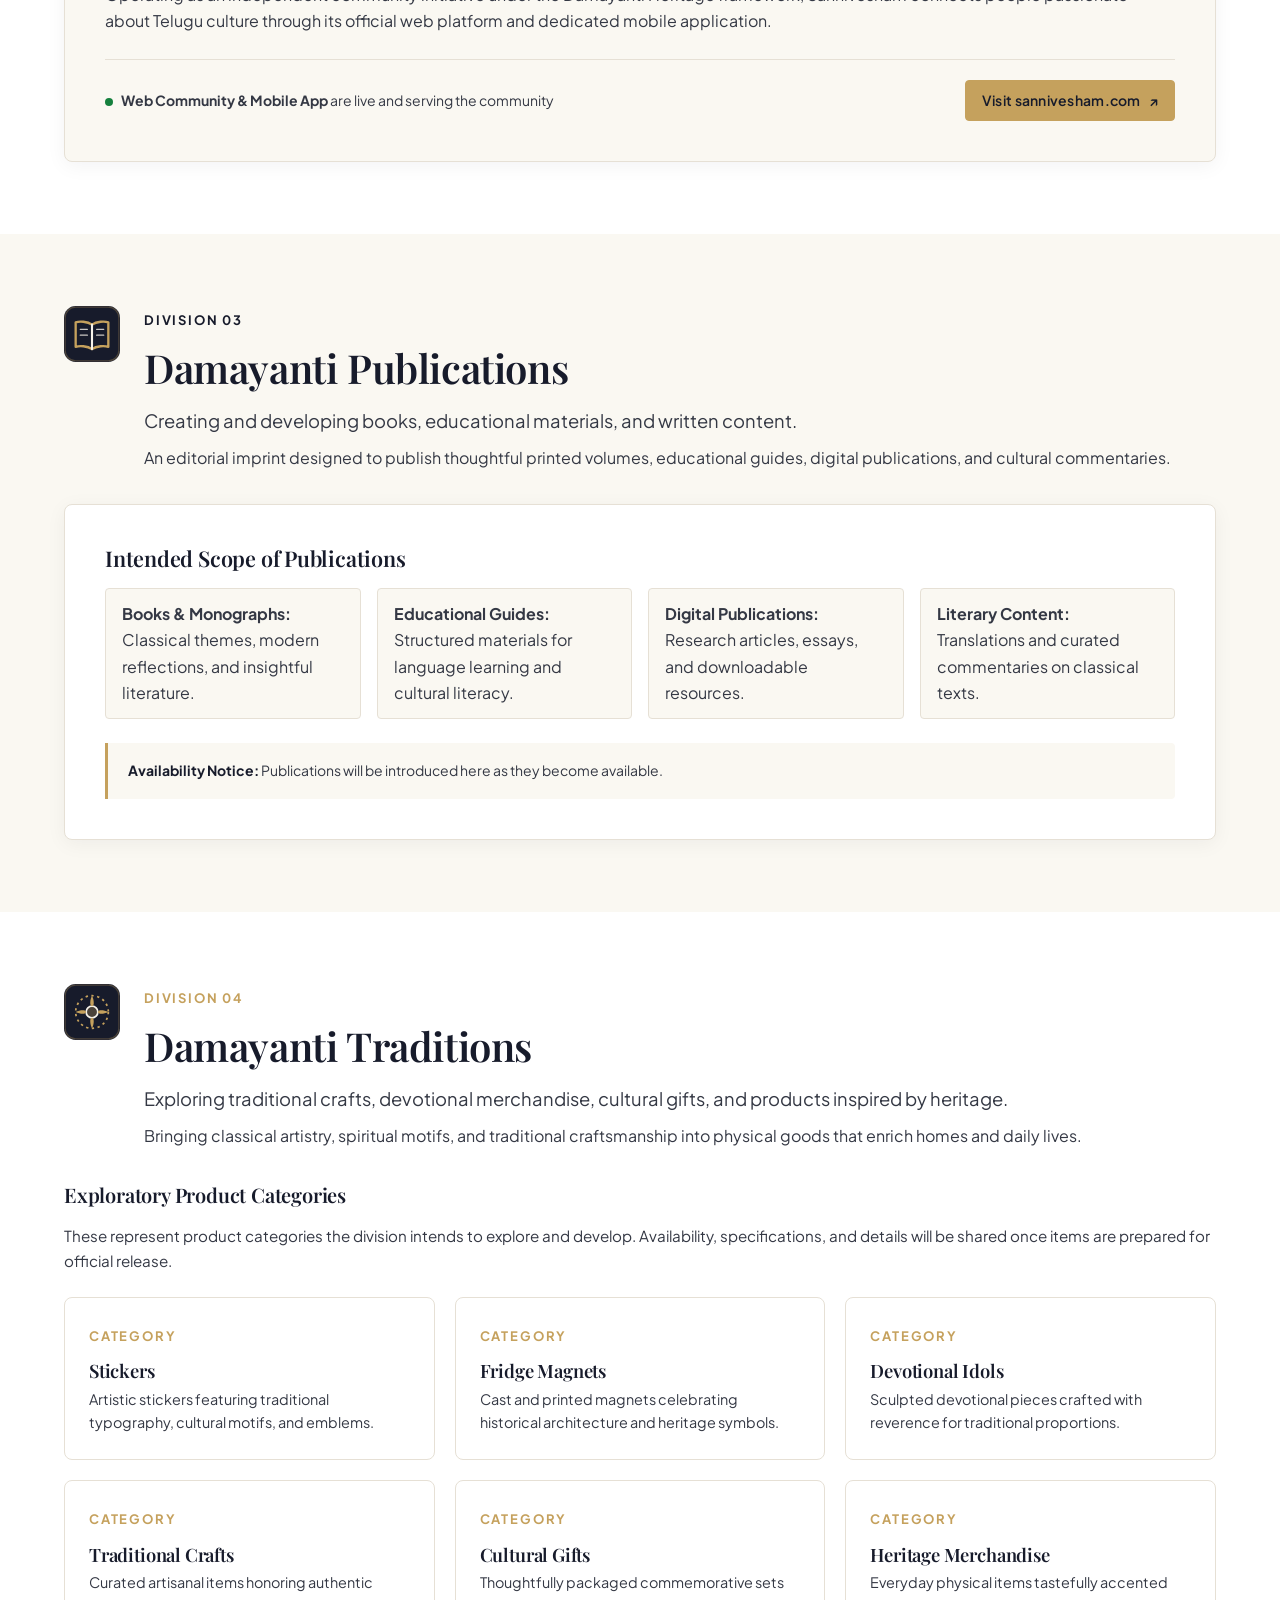
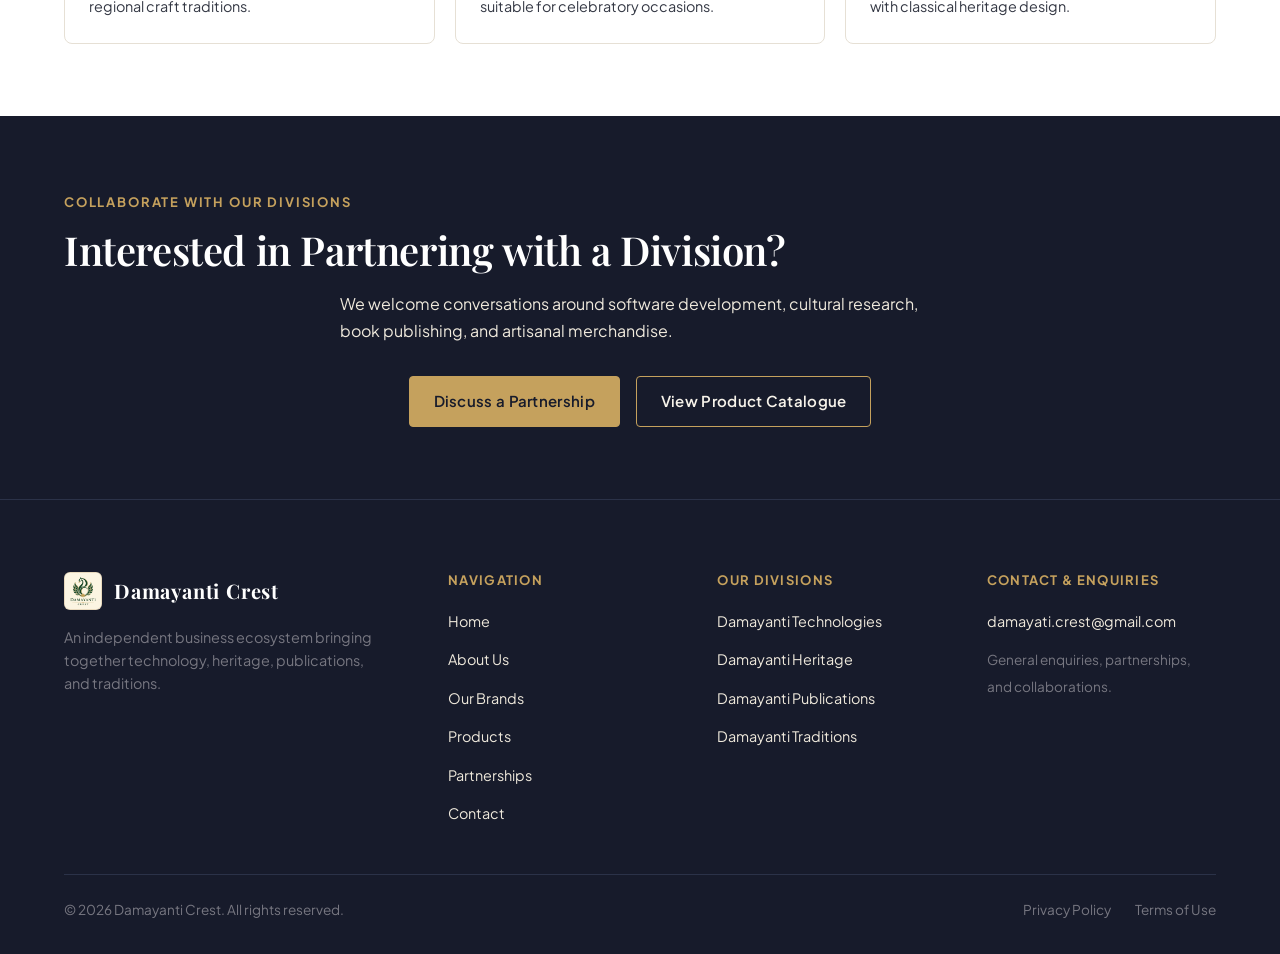
<file: brands.html>
<!DOCTYPE html>
<html lang="en">
<head>
  <meta charset="UTF-8">
  <meta name="viewport" content="width=device-width, initial-scale=1.0">
  <title>Our Brands & Divisions — Damayanti Crest</title>
  <meta name="description" content="Explore the four business divisions of Damayanti Crest: Technologies, Heritage, Publications, and Traditions.">
  <meta name="theme-color" content="#171B2B">

  <meta property="og:type" content="website">
  <meta property="og:title" content="Our Brands & Divisions — Damayanti Crest">
  <meta property="og:description" content="An independent business ecosystem bringing together technology, heritage, publications, and traditions.">
  <meta property="og:image" content="./assets/logos/crest-mark.svg">

  <link rel="icon" type="image/svg+xml" href="./assets/logos/favicon.svg">

  <link rel="preconnect" href="https://fonts.googleapis.com">
  <link rel="preconnect" href="https://fonts.gstatic.com" crossorigin>
  <link href="https://fonts.googleapis.com/css2?family=Playfair+Display:ital,wght@0,500;0,600;0,700;1,400&family=Plus+Jakarta+Sans:wght@400;500;600;700&display=swap" rel="stylesheet">

  <link rel="stylesheet" href="./css/styles.css">
  <link rel="stylesheet" href="./css/responsive.css">
</head>
<body>
  <a href="#main-content" class="skip-link">Skip to main content</a>

  <!-- Header Navigation -->
  <header class="site-header" role="banner">
    <div class="container header-inner">
      <a href="./index.html" class="brand-link" aria-label="Damayanti Crest Homepage">
        <div class="brand-emblem">
          <img src="./assets/logos/damayanti-crest-logo.jpg" alt="Damayanti Crest Emblem" width="38" height="38">
        </div>
        <div class="brand-text">
          <span class="brand-name">Damayanti Crest</span>
          <span class="brand-tag">Ecosystem</span>
        </div>
      </a>

      <nav class="nav-desktop" aria-label="Main Navigation">
        <ul class="nav-links">
          <li><a href="./index.html" class="nav-link">Home</a></li>
          <li><a href="./about.html" class="nav-link">About Us</a></li>
          <li><a href="./brands.html" class="nav-link">Our Brands</a></li>
          <li><a href="./products.html" class="nav-link">Products</a></li>
          <li><a href="./partnerships.html" class="nav-link">Partnerships</a></li>
          <li><a href="./contact.html" class="nav-link">Contact</a></li>
        </ul>
        <a href="./brands.html" class="btn btn-primary btn-sm">Explore Our Brands</a>
      </nav>

      <button type="button" class="menu-toggle" aria-expanded="false" aria-controls="mobile-nav-drawer" aria-label="Open navigation menu">
        <span class="menu-icon">
          <span class="menu-bar"></span>
          <span class="menu-bar"></span>
          <span class="menu-bar"></span>
        </span>
      </button>
    </div>

    <div id="mobile-nav-drawer" class="mobile-drawer" role="dialog" aria-modal="true" aria-label="Mobile Navigation">
      <ul class="mobile-nav-links">
        <li><a href="./index.html" class="mobile-nav-link">Home</a></li>
        <li><a href="./about.html" class="mobile-nav-link">About Us</a></li>
        <li><a href="./brands.html" class="mobile-nav-link">Our Brands</a></li>
        <li><a href="./products.html" class="mobile-nav-link">Products</a></li>
        <li><a href="./partnerships.html" class="mobile-nav-link">Partnerships</a></li>
        <li><a href="./contact.html" class="mobile-nav-link">Contact</a></li>
      </ul>
      <div class="mobile-nav-cta">
        <a href="./brands.html" class="btn btn-primary" style="width: 100%;">Explore Our Brands</a>
      </div>
    </div>
  </header>

  <main id="main-content" class="site-main">

    <!-- PAGE HEADER -->
    <section class="section section-dark" style="padding-top: var(--space-3xl); padding-bottom: var(--space-3xl);">
      <div class="container container-narrow text-center">
        <span class="eyebrow">Our Ecosystem</span>
        <h1>Four Distinct Divisions</h1>
        <p class="hero-subtitle" style="margin-bottom: 0;">
          Each brand within the Damayanti Crest umbrella serves a dedicated mission with its own distinct focus, activities, and projects.
        </p>
      </div>
    </section>

    <!-- DIVISION 1: DAMAYANTI TECHNOLOGIES -->
    <section id="technologies" class="section section-ivory-light" aria-labelledby="technologies-heading">
      <div class="container">
        <div style="display: flex; align-items: flex-start; gap: 1.5rem; margin-bottom: 2rem;">
          <div class="division-icon" style="width: 56px; height: 56px;">
            <img src="./assets/icons/tech.svg" alt="" width="56" height="56">
          </div>
          <div>
            <span class="eyebrow eyebrow-navy">Division 01</span>
            <h2 id="technologies-heading" class="section-title">Damayanti Technologies</h2>
            <p class="lead" style="margin-bottom: 0.5rem;">
              Developing digital products, software, websites, apps, and practical technology experiences.
            </p>
            <p style="color: var(--color-charcoal); margin: 0;">
              Focused on creating dependable, user-friendly digital utilities, web platforms, and interactive experiences that solve practical problems without unnecessary complexity.
            </p>
          </div>
        </div>

        <div style="margin-top: 2rem;">
          <h3 style="font-size: 1.25rem; margin-bottom: 1.25rem; color: var(--color-navy);">Initial Technology Projects</h3>
          <div class="products-grid">
            <!-- Project 1 -->
            <article class="product-card">
              <div class="product-meta">
                <span class="category-tag">Web Browser</span>
                <span class="status-pill status-in-development">
                  <span class="status-dot"></span> In Development
                </span>
              </div>
              <h4 class="product-title">SANDARSHANA</h4>
              <p class="product-division">Damayanti Technologies</p>
              <p class="product-desc">A browser project focused on providing a practical, focused, and intuitive web browsing experience.</p>
              <div class="product-action">
                <span class="product-status-note">More details coming soon</span>
              </div>
            </article>

            <!-- Project 2 -->
            <article class="product-card">
              <div class="product-meta">
                <span class="category-tag">QR Code Utility</span>
                <span class="status-pill status-in-development">
                  <span class="status-dot"></span> In Development
                </span>
              </div>
              <h4 class="product-title">SANKET QR</h4>
              <p class="product-division">Damayanti Technologies</p>
              <p class="product-desc">A QR code application project for creating, scanning, and working with QR codes efficiently.</p>
              <div class="product-action">
                <span class="product-status-note">More details coming soon</span>
              </div>
            </article>

            <!-- Project 3 -->
            <article class="product-card">
              <div class="product-meta">
                <span class="category-tag">Game</span>
                <span class="status-pill status-in-development">
                  <span class="status-dot"></span> In Development
                </span>
              </div>
              <h4 class="product-title">ARROUT</h4>
              <p class="product-division">Damayanti Technologies</p>
              <p class="product-desc">A game project within the Damayanti Technologies ecosystem exploring engaging interactive mechanics.</p>
              <div class="product-action">
                <span class="product-status-note">More details coming soon</span>
              </div>
            </article>
          </div>
        </div>
      </div>
    </section>

    <!-- DIVISION 2: DAMAYANTI HERITAGE -->
    <section id="heritage" class="section section-white" aria-labelledby="heritage-heading">
      <div class="container">
        <div style="display: flex; align-items: flex-start; gap: 1.5rem; margin-bottom: 2rem;">
          <div class="division-icon" style="width: 56px; height: 56px;">
            <img src="./assets/icons/heritage.svg" alt="" width="56" height="56">
          </div>
          <div>
            <span class="eyebrow">Division 02</span>
            <h2 id="heritage-heading" class="section-title">Damayanti Heritage</h2>
            <p class="lead" style="margin-bottom: 0.5rem;">
              Sharing language, literature, history, culture, and traditional knowledge.
            </p>
            <p style="color: var(--color-charcoal); margin: 0;">
              Dedicated to cultural documentation, educational content, and celebrating living traditions with scholarly accuracy and aesthetic reverence.
            </p>
          </div>
        </div>

        <!-- Associated Initiative: Sannivesham -->
        <div class="form-card" style="margin-top: 2rem; border-color: var(--color-border); background-color: var(--color-ivory-light);">
          <div style="display: flex; justify-content: space-between; align-items: flex-start; flex-wrap: wrap; gap: 1rem; margin-bottom: 1rem;">
            <div>
              <span class="category-tag" style="color: var(--color-navy); font-weight: 700;">Active Community & Cultural Platform</span>
              <h3 style="font-size: 1.6rem; color: var(--color-navy); margin-top: 0.25rem;">Sannivesham</h3>
            </div>
            <span class="status-pill status-available">
              <span class="status-dot"></span> Available & Active
            </span>
          </div>
          <p class="lead" style="font-size: 1.05rem;">
            Sannivesham is an established cultural community dedicated to celebrating and promoting Telugu language, literature, history, and our traditions.
          </p>
          <p style="color: var(--color-charcoal); margin-bottom: 1.5rem;">
            Operating as an independent community initiative under the Damayanti Heritage framework, Sannivesham connects people passionate about Telugu culture through its official web platform and dedicated mobile application.
          </p>
          <div style="display: flex; align-items: center; justify-content: space-between; flex-wrap: wrap; gap: 1rem; border-top: 1px solid var(--color-border); padding-top: 1.25rem;">
            <div style="font-size: 0.875rem; color: var(--color-charcoal);">
              <span style="display: inline-block; width: 8px; height: 8px; border-radius: 50%; background-color: #15803d; margin-right: 0.4rem;"></span>
              <strong>Web Community & Mobile App</strong> are live and serving the community
            </div>
            <a href="https://sannivesham.com" target="_blank" rel="noopener noreferrer" class="btn btn-primary btn-sm">
              Visit sannivesham.com <span class="arrow-icon" aria-hidden="true">↗</span>
            </a>
          </div>
        </div>
      </div>
    </section>

    <!-- DIVISION 3: DAMAYANTI PUBLICATIONS -->
    <section id="publications" class="section section-ivory-light" aria-labelledby="publications-heading">
      <div class="container">
        <div style="display: flex; align-items: flex-start; gap: 1.5rem; margin-bottom: 2rem;">
          <div class="division-icon" style="width: 56px; height: 56px;">
            <img src="./assets/icons/publications.svg" alt="" width="56" height="56">
          </div>
          <div>
            <span class="eyebrow eyebrow-navy">Division 03</span>
            <h2 id="publications-heading" class="section-title">Damayanti Publications</h2>
            <p class="lead" style="margin-bottom: 0.5rem;">
              Creating and developing books, educational materials, and written content.
            </p>
            <p style="color: var(--color-charcoal); margin: 0;">
              An editorial imprint designed to publish thoughtful printed volumes, educational guides, digital publications, and cultural commentaries.
            </p>
          </div>
        </div>

        <div class="form-card" style="margin-top: 2rem; background-color: var(--color-white);">
          <h3 style="font-size: 1.35rem; color: var(--color-navy); margin-bottom: 1rem;">Intended Scope of Publications</h3>
          <ul style="list-style: none; display: grid; grid-template-columns: repeat(auto-fit, minmax(240px, 1fr)); gap: 1rem; padding: 0; margin-bottom: 1.5rem;">
            <li style="padding: 0.75rem 1rem; background-color: var(--color-ivory-light); border-radius: var(--radius-sm); border: 1px solid var(--color-border);">
              <strong>Books & Monographs:</strong> Classical themes, modern reflections, and insightful literature.
            </li>
            <li style="padding: 0.75rem 1rem; background-color: var(--color-ivory-light); border-radius: var(--radius-sm); border: 1px solid var(--color-border);">
              <strong>Educational Guides:</strong> Structured materials for language learning and cultural literacy.
            </li>
            <li style="padding: 0.75rem 1rem; background-color: var(--color-ivory-light); border-radius: var(--radius-sm); border: 1px solid var(--color-border);">
              <strong>Digital Publications:</strong> Research articles, essays, and downloadable resources.
            </li>
            <li style="padding: 0.75rem 1rem; background-color: var(--color-ivory-light); border-radius: var(--radius-sm); border: 1px solid var(--color-border);">
              <strong>Literary Content:</strong> Translations and curated commentaries on classical texts.
            </li>
          </ul>

          <div class="notice-box" style="margin-bottom: 0;">
            <strong>Availability Notice:</strong> Publications will be introduced here as they become available.
          </div>
        </div>
      </div>
    </section>

    <!-- DIVISION 4: DAMAYANTI TRADITIONS -->
    <section id="traditions" class="section section-white" aria-labelledby="traditions-heading">
      <div class="container">
        <div style="display: flex; align-items: flex-start; gap: 1.5rem; margin-bottom: 2rem;">
          <div class="division-icon" style="width: 56px; height: 56px;">
            <img src="./assets/icons/traditions.svg" alt="" width="56" height="56">
          </div>
          <div>
            <span class="eyebrow">Division 04</span>
            <h2 id="traditions-heading" class="section-title">Damayanti Traditions</h2>
            <p class="lead" style="margin-bottom: 0.5rem;">
              Exploring traditional crafts, devotional merchandise, cultural gifts, and products inspired by heritage.
            </p>
            <p style="color: var(--color-charcoal); margin: 0;">
              Bringing classical artistry, spiritual motifs, and traditional craftsmanship into physical goods that enrich homes and daily lives.
            </p>
          </div>
        </div>

        <div style="margin-top: 2rem;">
          <h3 style="font-size: 1.25rem; margin-bottom: 1rem; color: var(--color-navy);">Exploratory Product Categories</h3>
          <p style="font-size: 0.95rem; color: var(--color-charcoal); margin-bottom: 1.5rem;">
            These represent product categories the division intends to explore and develop. Availability, specifications, and details will be shared once items are prepared for official release.
          </p>

          <div style="display: grid; grid-template-columns: repeat(auto-fill, minmax(280px, 1fr)); gap: 1.25rem;">
            <div class="form-card" style="padding: 1.5rem; box-shadow: none;">
              <span class="eyebrow">Category</span>
              <h4 style="font-size: 1.15rem; margin-bottom: 0.35rem;">Stickers</h4>
              <p style="font-size: 0.9rem; color: var(--color-charcoal); margin: 0;">Artistic stickers featuring traditional typography, cultural motifs, and emblems.</p>
            </div>

            <div class="form-card" style="padding: 1.5rem; box-shadow: none;">
              <span class="eyebrow">Category</span>
              <h4 style="font-size: 1.15rem; margin-bottom: 0.35rem;">Fridge Magnets</h4>
              <p style="font-size: 0.9rem; color: var(--color-charcoal); margin: 0;">Cast and printed magnets celebrating historical architecture and heritage symbols.</p>
            </div>

            <div class="form-card" style="padding: 1.5rem; box-shadow: none;">
              <span class="eyebrow">Category</span>
              <h4 style="font-size: 1.15rem; margin-bottom: 0.35rem;">Devotional Idols</h4>
              <p style="font-size: 0.9rem; color: var(--color-charcoal); margin: 0;">Sculpted devotional pieces crafted with reverence for traditional proportions.</p>
            </div>

            <div class="form-card" style="padding: 1.5rem; box-shadow: none;">
              <span class="eyebrow">Category</span>
              <h4 style="font-size: 1.15rem; margin-bottom: 0.35rem;">Traditional Crafts</h4>
              <p style="font-size: 0.9rem; color: var(--color-charcoal); margin: 0;">Curated artisanal items honoring authentic regional craft traditions.</p>
            </div>

            <div class="form-card" style="padding: 1.5rem; box-shadow: none;">
              <span class="eyebrow">Category</span>
              <h4 style="font-size: 1.15rem; margin-bottom: 0.35rem;">Cultural Gifts</h4>
              <p style="font-size: 0.9rem; color: var(--color-charcoal); margin: 0;">Thoughtfully packaged commemorative sets suitable for celebratory occasions.</p>
            </div>

            <div class="form-card" style="padding: 1.5rem; box-shadow: none;">
              <span class="eyebrow">Category</span>
              <h4 style="font-size: 1.15rem; margin-bottom: 0.35rem;">Heritage Merchandise</h4>
              <p style="font-size: 0.9rem; color: var(--color-charcoal); margin: 0;">Everyday physical items tastefully accented with classical heritage design.</p>
            </div>
          </div>
        </div>
      </div>
    </section>

    <!-- CTA -->
    <section class="section section-dark">
      <div class="container text-center">
        <span class="eyebrow">Collaborate With Our Divisions</span>
        <h2>Interested in Partnering with a Division?</h2>
        <p style="max-width: 600px; margin: 1rem auto 2rem auto; color: var(--color-ivory-dark);">
          We welcome conversations around software development, cultural research, book publishing, and artisanal merchandise.
        </p>
        <div class="hero-ctas" style="justify-content: center;">
          <a href="./partnerships.html" class="btn btn-primary">Discuss a Partnership</a>
          <a href="./products.html" class="btn btn-secondary">View Product Catalogue</a>
        </div>
      </div>
    </section>

  </main>

  <!-- FOOTER -->
  <footer class="site-footer" role="contentinfo">
    <div class="container">
      <div class="footer-top">
        <div>
          <a href="./index.html" class="brand-link" style="margin-bottom: 0.5rem;">
            <div class="brand-emblem">
              <img src="./assets/logos/damayanti-crest-logo.jpg" alt="Damayanti Crest Emblem" width="32" height="32">
            </div>
            <div class="brand-text">
              <span class="brand-name">Damayanti Crest</span>
            </div>
          </a>
          <p class="footer-brand-desc">
            An independent business ecosystem bringing together technology, heritage, publications, and traditions.
          </p>
        </div>

        <div>
          <h4 class="footer-heading">Navigation</h4>
          <ul class="footer-links">
            <li><a href="./index.html" class="footer-link">Home</a></li>
            <li><a href="./about.html" class="footer-link">About Us</a></li>
            <li><a href="./brands.html" class="footer-link">Our Brands</a></li>
            <li><a href="./products.html" class="footer-link">Products</a></li>
            <li><a href="./partnerships.html" class="footer-link">Partnerships</a></li>
            <li><a href="./contact.html" class="footer-link">Contact</a></li>
          </ul>
        </div>

        <div>
          <h4 class="footer-heading">Our Divisions</h4>
          <ul class="footer-links">
            <li><a href="./brands.html#technologies" class="footer-link">Damayanti Technologies</a></li>
            <li><a href="./brands.html#heritage" class="footer-link">Damayanti Heritage</a></li>
            <li><a href="./brands.html#publications" class="footer-link">Damayanti Publications</a></li>
            <li><a href="./brands.html#traditions" class="footer-link">Damayanti Traditions</a></li>
          </ul>
        </div>

        <div>
          <h4 class="footer-heading">Contact & Enquiries</h4>
          <ul class="footer-links">
            <li><a href="mailto:damayati.crest@gmail.com" class="footer-link">damayati.crest@gmail.com</a></li>
            <li><span style="font-size: 0.85rem; color: var(--color-muted);">General enquiries, partnerships, and collaborations.</span></li>
          </ul>
        </div>
      </div>

      <div class="footer-bottom">
        <div>
          © <span class="current-year">2026</span> Damayanti Crest. All rights reserved.
        </div>
        <div class="footer-legal-links">
          <a href="./privacy.html">Privacy Policy</a>
          <a href="./terms.html">Terms of Use</a>
        </div>
      </div>
    </div>
  </footer>

  <button type="button" class="back-to-top" aria-label="Back to top">
    <svg width="20" height="20" viewBox="0 0 24 24" fill="none" stroke="currentColor" stroke-width="2" stroke-linecap="round" stroke-linejoin="round">
      <polyline points="18 15 12 9 6 15"></polyline>
    </svg>
  </button>

  <script src="./js/data.js"></script>
  <script src="./js/main.js"></script>
</body>
</html>
</file>
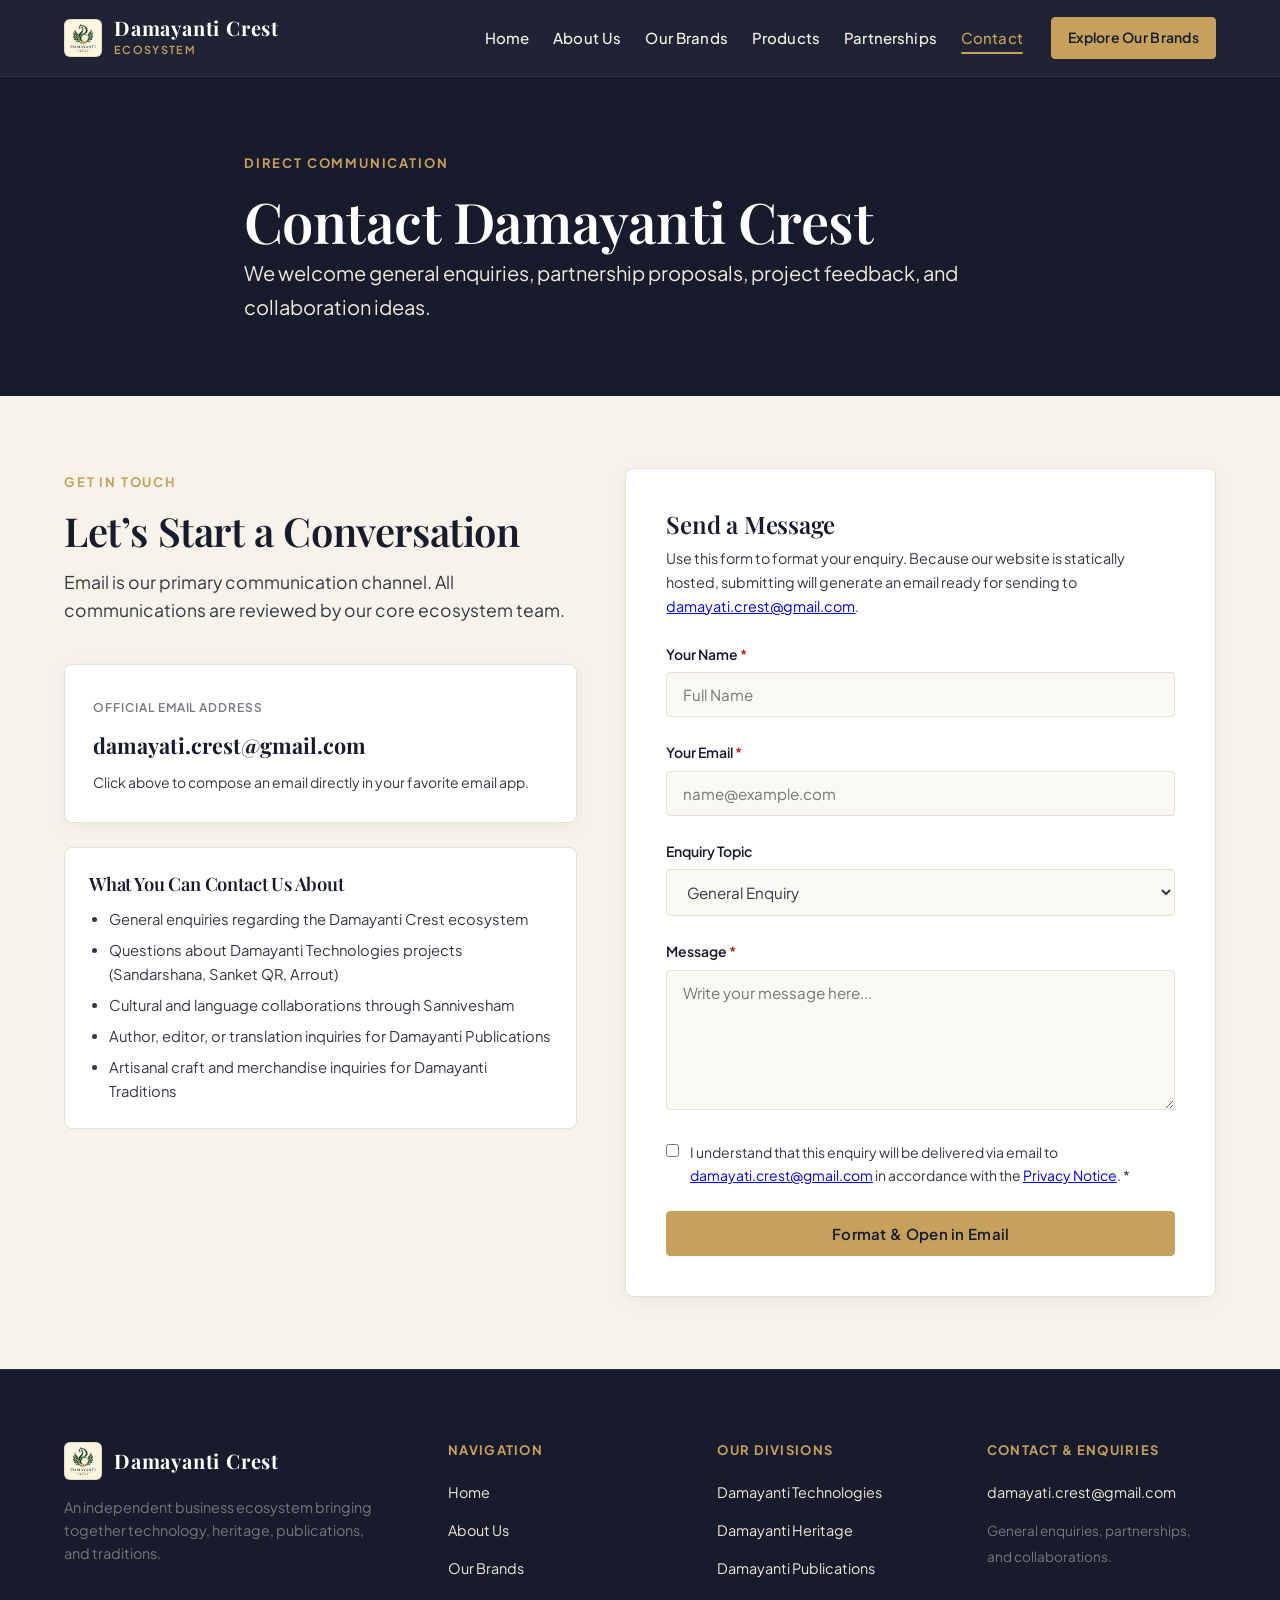
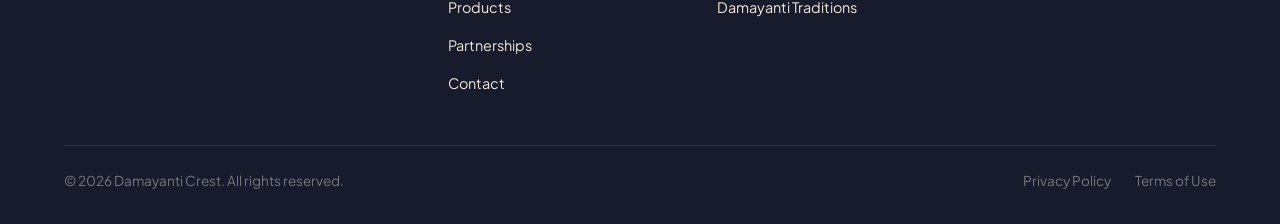
<file: contact.html>
<!DOCTYPE html>
<html lang="en">
<head>
  <meta charset="UTF-8">
  <meta name="viewport" content="width=device-width, initial-scale=1.0">
  <title>Contact Us — Damayanti Crest</title>
  <meta name="description" content="Get in touch with the Damayanti Crest team for general enquiries, partnerships, and collaborations.">
  <meta name="theme-color" content="#171B2B">

  <meta property="og:type" content="website">
  <meta property="og:title" content="Contact Us — Damayanti Crest">
  <meta property="og:description" content="An independent business ecosystem bringing together technology, heritage, publications, and traditions.">
  <meta property="og:image" content="./assets/logos/crest-mark.svg">

  <link rel="icon" type="image/svg+xml" href="./assets/logos/favicon.svg">

  <link rel="preconnect" href="https://fonts.googleapis.com">
  <link rel="preconnect" href="https://fonts.gstatic.com" crossorigin>
  <link href="https://fonts.googleapis.com/css2?family=Playfair+Display:ital,wght@0,500;0,600;0,700;1,400&family=Plus+Jakarta+Sans:wght@400;500;600;700&display=swap" rel="stylesheet">

  <link rel="stylesheet" href="./css/styles.css">
  <link rel="stylesheet" href="./css/responsive.css">
</head>
<body>
  <a href="#main-content" class="skip-link">Skip to main content</a>

  <!-- Header Navigation -->
  <header class="site-header" role="banner">
    <div class="container header-inner">
      <a href="./index.html" class="brand-link" aria-label="Damayanti Crest Homepage">
        <div class="brand-emblem">
          <img src="./assets/logos/damayanti-crest-logo.jpg" alt="Damayanti Crest Emblem" width="38" height="38">
        </div>
        <div class="brand-text">
          <span class="brand-name">Damayanti Crest</span>
          <span class="brand-tag">Ecosystem</span>
        </div>
      </a>

      <nav class="nav-desktop" aria-label="Main Navigation">
        <ul class="nav-links">
          <li><a href="./index.html" class="nav-link">Home</a></li>
          <li><a href="./about.html" class="nav-link">About Us</a></li>
          <li><a href="./brands.html" class="nav-link">Our Brands</a></li>
          <li><a href="./products.html" class="nav-link">Products</a></li>
          <li><a href="./partnerships.html" class="nav-link">Partnerships</a></li>
          <li><a href="./contact.html" class="nav-link">Contact</a></li>
        </ul>
        <a href="./brands.html" class="btn btn-primary btn-sm">Explore Our Brands</a>
      </nav>

      <button type="button" class="menu-toggle" aria-expanded="false" aria-controls="mobile-nav-drawer" aria-label="Open navigation menu">
        <span class="menu-icon">
          <span class="menu-bar"></span>
          <span class="menu-bar"></span>
          <span class="menu-bar"></span>
        </span>
      </button>
    </div>

    <div id="mobile-nav-drawer" class="mobile-drawer" role="dialog" aria-modal="true" aria-label="Mobile Navigation">
      <ul class="mobile-nav-links">
        <li><a href="./index.html" class="mobile-nav-link">Home</a></li>
        <li><a href="./about.html" class="mobile-nav-link">About Us</a></li>
        <li><a href="./brands.html" class="mobile-nav-link">Our Brands</a></li>
        <li><a href="./products.html" class="mobile-nav-link">Products</a></li>
        <li><a href="./partnerships.html" class="mobile-nav-link">Partnerships</a></li>
        <li><a href="./contact.html" class="mobile-nav-link">Contact</a></li>
      </ul>
      <div class="mobile-nav-cta">
        <a href="./brands.html" class="btn btn-primary" style="width: 100%;">Explore Our Brands</a>
      </div>
    </div>
  </header>

  <main id="main-content" class="site-main">

    <!-- PAGE HEADER -->
    <section class="section section-dark" style="padding-top: var(--space-3xl); padding-bottom: var(--space-3xl);">
      <div class="container container-narrow text-center">
        <span class="eyebrow">Direct Communication</span>
        <h1>Contact Damayanti Crest</h1>
        <p class="hero-subtitle" style="margin-bottom: 0;">
          We welcome general enquiries, partnership proposals, project feedback, and collaboration ideas.
        </p>
      </div>
    </section>

    <!-- CONTACT CONTENT -->
    <section class="section" aria-labelledby="contact-heading">
      <div class="container">
        <div style="display: grid; grid-template-columns: 1fr 1.15fr; gap: 3rem; align-items: flex-start;">
          
          <!-- Contact Information & Guidelines -->
          <div>
            <div class="section-header">
              <span class="eyebrow">Get in Touch</span>
              <h2 id="contact-heading" class="section-title">Let’s Start a Conversation</h2>
              <p class="section-desc">
                Email is our primary communication channel. All communications are reviewed by our core ecosystem team.
              </p>
            </div>

            <!-- Email Card -->
            <div class="form-card" style="padding: 1.75rem; border-color: var(--color-border); margin-bottom: 1.5rem;">
              <span class="category-tag">Official Email Address</span>
              <div style="margin-top: 0.5rem; margin-bottom: 0.5rem;">
                <a href="mailto:damayati.crest@gmail.com" style="font-family: var(--font-serif); font-size: 1.35rem; color: var(--color-navy); font-weight: 700; text-decoration: none;">
                  damayati.crest@gmail.com
                </a>
              </div>
              <p style="font-size: 0.875rem; color: var(--color-charcoal); margin: 0;">
                Click above to compose an email directly in your favorite email app.
              </p>
            </div>

            <!-- Topics We Welcome -->
            <div class="form-card" style="padding: 1.5rem; box-shadow: none;">
              <h3 style="font-size: 1.15rem; color: var(--color-navy); margin-bottom: 0.75rem;">What You Can Contact Us About</h3>
              <ul style="padding-left: 1.25rem; font-size: 0.925rem; color: var(--color-charcoal); display: flex; flex-direction: column; gap: 0.4rem; margin: 0;">
                <li>General enquiries regarding the Damayanti Crest ecosystem</li>
                <li>Questions about Damayanti Technologies projects (Sandarshana, Sanket QR, Arrout)</li>
                <li>Cultural and language collaborations through Sannivesham</li>
                <li>Author, editor, or translation inquiries for Damayanti Publications</li>
                <li>Artisanal craft and merchandise inquiries for Damayanti Traditions</li>
              </ul>
            </div>
          </div>

          <!-- General Contact Form -->
          <div class="form-card">
            <h3 style="font-size: 1.5rem; color: var(--color-navy); margin-bottom: 0.5rem;">Send a Message</h3>
            <p style="font-size: 0.9rem; color: var(--color-charcoal); margin-bottom: 1.5rem;">
              Use this form to format your enquiry. Because our website is statically hosted, submitting will generate an email ready for sending to <a href="mailto:damayati.crest@gmail.com">damayati.crest@gmail.com</a>.
            </p>

            <form class="honest-enquiry-form" novalidate>
              <div class="form-group">
                <label for="contact-name" class="form-label">Your Name <span class="required">*</span></label>
                <input type="text" id="contact-name" name="name" class="form-control" required placeholder="Full Name">
              </div>

              <div class="form-group">
                <label for="contact-email" class="form-label">Your Email <span class="required">*</span></label>
                <input type="email" id="contact-email" name="email" class="form-control" required placeholder="name@example.com">
              </div>

              <div class="form-group">
                <label for="contact-category" class="form-label">Enquiry Topic</label>
                <select id="contact-category" name="category" class="form-control">
                  <option value="General Enquiry">General Enquiry</option>
                  <option value="Damayanti Technologies">Damayanti Technologies</option>
                  <option value="Damayanti Heritage / Sannivesham">Damayanti Heritage / Sannivesham</option>
                  <option value="Damayanti Publications">Damayanti Publications</option>
                  <option value="Damayanti Traditions">Damayanti Traditions</option>
                  <option value="Partnership / Collaboration">Partnership / Collaboration</option>
                </select>
              </div>

              <div class="form-group">
                <label for="contact-message" class="form-label">Message <span class="required">*</span></label>
                <textarea id="contact-message" name="message" class="form-control" required placeholder="Write your message here..."></textarea>
              </div>

              <div class="form-group">
                <label class="form-checkbox-label">
                  <input type="checkbox" name="consent" required>
                  <span>I understand that this enquiry will be delivered via email to <a href="mailto:damayati.crest@gmail.com">damayati.crest@gmail.com</a> in accordance with the <a href="./privacy.html" target="_blank" rel="noopener">Privacy Notice</a>. <span class="required">*</span></span>
                </label>
              </div>

              <button type="submit" class="btn btn-primary" style="width: 100%;">
                Format & Open in Email
              </button>
            </form>
          </div>

        </div>
      </div>
    </section>

  </main>

  <!-- Honest Form Dispatch Dialog Modal -->
  <div id="honest-form-dialog" class="dialog-overlay" role="dialog" aria-modal="true" aria-labelledby="dialog-title">
    <div class="dialog-box">
      <h3 id="dialog-title" class="dialog-title">Submit Message via Email</h3>
      <p class="dialog-desc">
        As this is a static website, your enquiry is sent directly via standard email. You can open your default email client with your message pre-filled or copy the text.
      </p>

      <div style="background-color: var(--color-ivory-light); border: 1px solid var(--color-border); border-radius: var(--radius-sm); padding: 1rem; margin-bottom: 1.5rem; font-family: monospace; font-size: 0.85rem; white-space: pre-wrap; max-height: 180px; overflow-y: auto;" id="dialog-enquiry-summary"></div>

      <div class="dialog-actions">
        <button type="button" class="btn btn-subtle btn-sm" id="dialog-cancel-btn">Close</button>
        <button type="button" class="btn btn-secondary btn-sm" id="dialog-copy-btn" style="color: var(--color-navy); border-color: var(--color-navy);">Copy Text</button>
        <button type="button" class="btn btn-primary btn-sm" id="dialog-email-btn">Open Email Client</button>
      </div>
    </div>
  </div>

  <!-- FOOTER -->
  <footer class="site-footer" role="contentinfo">
    <div class="container">
      <div class="footer-top">
        <div>
          <a href="./index.html" class="brand-link" style="margin-bottom: 0.5rem;">
            <div class="brand-emblem">
              <img src="./assets/logos/damayanti-crest-logo.jpg" alt="Damayanti Crest Emblem" width="32" height="32">
            </div>
            <div class="brand-text">
              <span class="brand-name">Damayanti Crest</span>
            </div>
          </a>
          <p class="footer-brand-desc">
            An independent business ecosystem bringing together technology, heritage, publications, and traditions.
          </p>
        </div>

        <div>
          <h4 class="footer-heading">Navigation</h4>
          <ul class="footer-links">
            <li><a href="./index.html" class="footer-link">Home</a></li>
            <li><a href="./about.html" class="footer-link">About Us</a></li>
            <li><a href="./brands.html" class="footer-link">Our Brands</a></li>
            <li><a href="./products.html" class="footer-link">Products</a></li>
            <li><a href="./partnerships.html" class="footer-link">Partnerships</a></li>
            <li><a href="./contact.html" class="footer-link">Contact</a></li>
          </ul>
        </div>

        <div>
          <h4 class="footer-heading">Our Divisions</h4>
          <ul class="footer-links">
            <li><a href="./brands.html#technologies" class="footer-link">Damayanti Technologies</a></li>
            <li><a href="./brands.html#heritage" class="footer-link">Damayanti Heritage</a></li>
            <li><a href="./brands.html#publications" class="footer-link">Damayanti Publications</a></li>
            <li><a href="./brands.html#traditions" class="footer-link">Damayanti Traditions</a></li>
          </ul>
        </div>

        <div>
          <h4 class="footer-heading">Contact & Enquiries</h4>
          <ul class="footer-links">
            <li><a href="mailto:damayati.crest@gmail.com" class="footer-link">damayati.crest@gmail.com</a></li>
            <li><span style="font-size: 0.85rem; color: var(--color-muted);">General enquiries, partnerships, and collaborations.</span></li>
          </ul>
        </div>
      </div>

      <div class="footer-bottom">
        <div>
          © <span class="current-year">2026</span> Damayanti Crest. All rights reserved.
        </div>
        <div class="footer-legal-links">
          <a href="./privacy.html">Privacy Policy</a>
          <a href="./terms.html">Terms of Use</a>
        </div>
      </div>
    </div>
  </footer>

  <button type="button" class="back-to-top" aria-label="Back to top">
    <svg width="20" height="20" viewBox="0 0 24 24" fill="none" stroke="currentColor" stroke-width="2" stroke-linecap="round" stroke-linejoin="round">
      <polyline points="18 15 12 9 6 15"></polyline>
    </svg>
  </button>

  <script src="./js/data.js"></script>
  <script src="./js/main.js"></script>
</body>
</html>
</file>
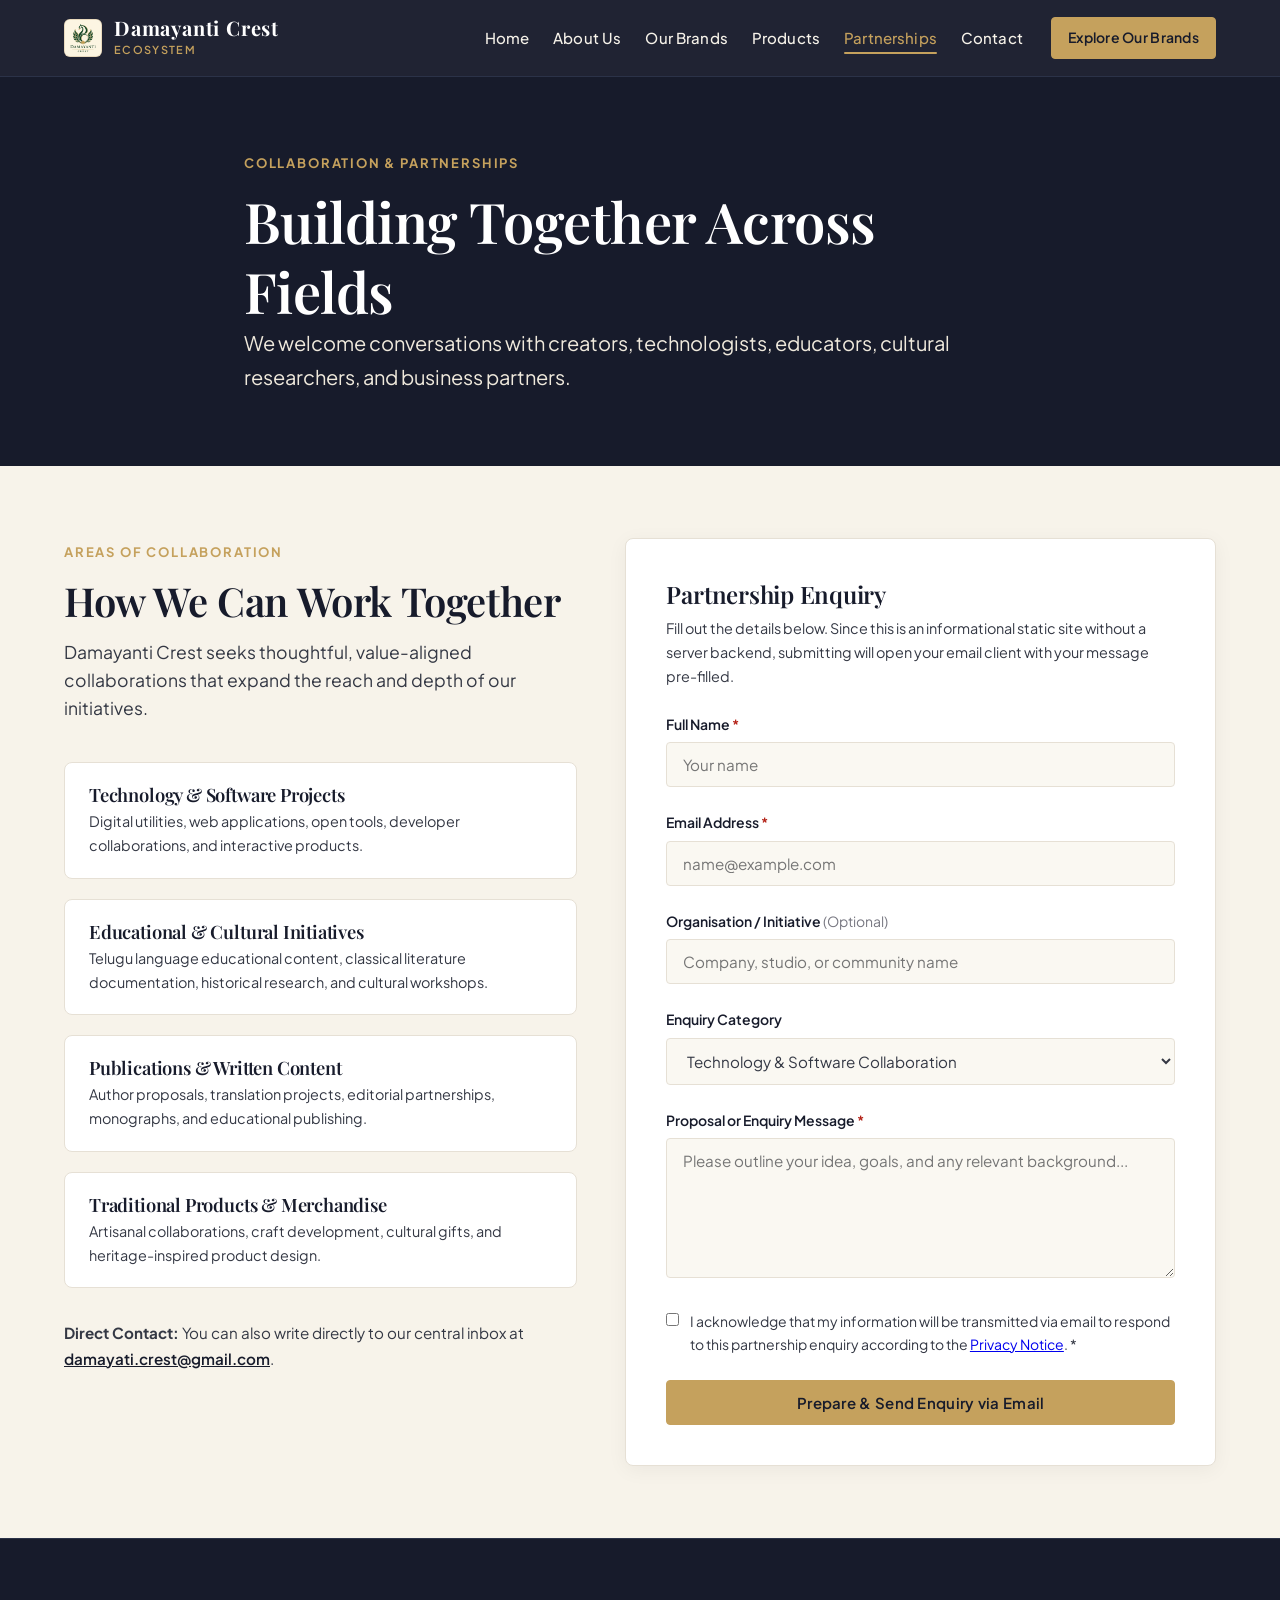
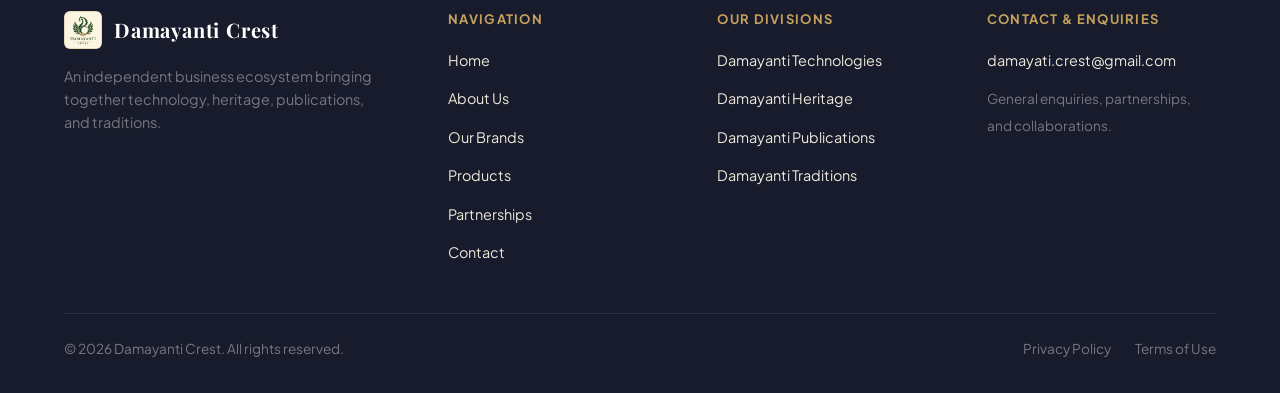
<file: partnerships.html>
<!DOCTYPE html>
<html lang="en">
<head>
  <meta charset="UTF-8">
  <meta name="viewport" content="width=device-width, initial-scale=1.0">
  <title>Partnerships & Collaboration — Damayanti Crest</title>
  <meta name="description" content="Explore partnership opportunities across technology, cultural initiatives, educational content, publications, and traditional products with Damayanti Crest.">
  <meta name="theme-color" content="#171B2B">

  <meta property="og:type" content="website">
  <meta property="og:title" content="Partnerships & Collaboration — Damayanti Crest">
  <meta property="og:description" content="An independent business ecosystem bringing together technology, heritage, publications, and traditions.">
  <meta property="og:image" content="./assets/logos/crest-mark.svg">

  <link rel="icon" type="image/svg+xml" href="./assets/logos/favicon.svg">

  <link rel="preconnect" href="https://fonts.googleapis.com">
  <link rel="preconnect" href="https://fonts.gstatic.com" crossorigin>
  <link href="https://fonts.googleapis.com/css2?family=Playfair+Display:ital,wght@0,500;0,600;0,700;1,400&family=Plus+Jakarta+Sans:wght@400;500;600;700&display=swap" rel="stylesheet">

  <link rel="stylesheet" href="./css/styles.css">
  <link rel="stylesheet" href="./css/responsive.css">
</head>
<body>
  <a href="#main-content" class="skip-link">Skip to main content</a>

  <!-- Header Navigation -->
  <header class="site-header" role="banner">
    <div class="container header-inner">
      <a href="./index.html" class="brand-link" aria-label="Damayanti Crest Homepage">
        <div class="brand-emblem">
          <img src="./assets/logos/damayanti-crest-logo.jpg" alt="Damayanti Crest Emblem" width="38" height="38">
        </div>
        <div class="brand-text">
          <span class="brand-name">Damayanti Crest</span>
          <span class="brand-tag">Ecosystem</span>
        </div>
      </a>

      <nav class="nav-desktop" aria-label="Main Navigation">
        <ul class="nav-links">
          <li><a href="./index.html" class="nav-link">Home</a></li>
          <li><a href="./about.html" class="nav-link">About Us</a></li>
          <li><a href="./brands.html" class="nav-link">Our Brands</a></li>
          <li><a href="./products.html" class="nav-link">Products</a></li>
          <li><a href="./partnerships.html" class="nav-link">Partnerships</a></li>
          <li><a href="./contact.html" class="nav-link">Contact</a></li>
        </ul>
        <a href="./brands.html" class="btn btn-primary btn-sm">Explore Our Brands</a>
      </nav>

      <button type="button" class="menu-toggle" aria-expanded="false" aria-controls="mobile-nav-drawer" aria-label="Open navigation menu">
        <span class="menu-icon">
          <span class="menu-bar"></span>
          <span class="menu-bar"></span>
          <span class="menu-bar"></span>
        </span>
      </button>
    </div>

    <div id="mobile-nav-drawer" class="mobile-drawer" role="dialog" aria-modal="true" aria-label="Mobile Navigation">
      <ul class="mobile-nav-links">
        <li><a href="./index.html" class="mobile-nav-link">Home</a></li>
        <li><a href="./about.html" class="mobile-nav-link">About Us</a></li>
        <li><a href="./brands.html" class="mobile-nav-link">Our Brands</a></li>
        <li><a href="./products.html" class="mobile-nav-link">Products</a></li>
        <li><a href="./partnerships.html" class="mobile-nav-link">Partnerships</a></li>
        <li><a href="./contact.html" class="mobile-nav-link">Contact</a></li>
      </ul>
      <div class="mobile-nav-cta">
        <a href="./brands.html" class="btn btn-primary" style="width: 100%;">Explore Our Brands</a>
      </div>
    </div>
  </header>

  <main id="main-content" class="site-main">

    <!-- PAGE HEADER -->
    <section class="section section-dark" style="padding-top: var(--space-3xl); padding-bottom: var(--space-3xl);">
      <div class="container container-narrow text-center">
        <span class="eyebrow">Collaboration & Partnerships</span>
        <h1>Building Together Across Fields</h1>
        <p class="hero-subtitle" style="margin-bottom: 0;">
          We welcome conversations with creators, technologists, educators, cultural researchers, and business partners.
        </p>
      </div>
    </section>

    <!-- CONTENT & ENQUIRY FORM -->
    <section class="section" aria-labelledby="collaboration-areas-heading">
      <div class="container">
        <div style="display: grid; grid-template-columns: 1fr 1.15fr; gap: 3rem; align-items: flex-start;">
          
          <!-- Collaboration Areas Overview -->
          <div>
            <div class="section-header">
              <span class="eyebrow">Areas of Collaboration</span>
              <h2 id="collaboration-areas-heading" class="section-title">How We Can Work Together</h2>
              <p class="section-desc">
                Damayanti Crest seeks thoughtful, value-aligned collaborations that expand the reach and depth of our initiatives.
              </p>
            </div>

            <div style="display: flex; flex-direction: column; gap: 1.25rem;">
              <div class="form-card" style="padding: 1.25rem 1.5rem; box-shadow: none;">
                <h3 style="font-size: 1.15rem; color: var(--color-navy); margin-bottom: 0.25rem;">Technology & Software Projects</h3>
                <p style="font-size: 0.9rem; color: var(--color-charcoal); margin: 0;">
                  Digital utilities, web applications, open tools, developer collaborations, and interactive products.
                </p>
              </div>

              <div class="form-card" style="padding: 1.25rem 1.5rem; box-shadow: none;">
                <h3 style="font-size: 1.15rem; color: var(--color-navy); margin-bottom: 0.25rem;">Educational & Cultural Initiatives</h3>
                <p style="font-size: 0.9rem; color: var(--color-charcoal); margin: 0;">
                  Telugu language educational content, classical literature documentation, historical research, and cultural workshops.
                </p>
              </div>

              <div class="form-card" style="padding: 1.25rem 1.5rem; box-shadow: none;">
                <h3 style="font-size: 1.15rem; color: var(--color-navy); margin-bottom: 0.25rem;">Publications & Written Content</h3>
                <p style="font-size: 0.9rem; color: var(--color-charcoal); margin: 0;">
                  Author proposals, translation projects, editorial partnerships, monographs, and educational publishing.
                </p>
              </div>

              <div class="form-card" style="padding: 1.25rem 1.5rem; box-shadow: none;">
                <h3 style="font-size: 1.15rem; color: var(--color-navy); margin-bottom: 0.25rem;">Traditional Products & Merchandise</h3>
                <p style="font-size: 0.9rem; color: var(--color-charcoal); margin: 0;">
                  Artisanal collaborations, craft development, cultural gifts, and heritage-inspired product design.
                </p>
              </div>
            </div>

            <div style="margin-top: 2rem;">
              <p style="font-size: 0.95rem;">
                <strong>Direct Contact:</strong> You can also write directly to our central inbox at 
                <a href="mailto:damayati.crest@gmail.com" style="color: var(--color-navy); font-weight: 600;">damayati.crest@gmail.com</a>.
              </p>
            </div>
          </div>

          <!-- Professional Partnership Enquiry Form -->
          <div class="form-card">
            <h3 style="font-size: 1.5rem; color: var(--color-navy); margin-bottom: 0.5rem;">Partnership Enquiry</h3>
            <p style="font-size: 0.9rem; color: var(--color-charcoal); margin-bottom: 1.5rem;">
              Fill out the details below. Since this is an informational static site without a server backend, submitting will open your email client with your message pre-filled.
            </p>

            <form class="honest-enquiry-form" novalidate>
              <div class="form-group">
                <label for="partner-name" class="form-label">Full Name <span class="required">*</span></label>
                <input type="text" id="partner-name" name="name" class="form-control" required placeholder="Your name">
              </div>

              <div class="form-group">
                <label for="partner-email" class="form-label">Email Address <span class="required">*</span></label>
                <input type="email" id="partner-email" name="email" class="form-control" required placeholder="name@example.com">
              </div>

              <div class="form-group">
                <label for="partner-org" class="form-label">Organisation / Initiative <span style="font-weight: 400; color: var(--color-muted);">(Optional)</span></label>
                <input type="text" id="partner-org" name="organization" class="form-control" placeholder="Company, studio, or community name">
              </div>

              <div class="form-group">
                <label for="partner-category" class="form-label">Enquiry Category</label>
                <select id="partner-category" name="category" class="form-control">
                  <option value="Technology & Software Collaboration">Technology & Software Collaboration</option>
                  <option value="Cultural & Heritage Initiative">Cultural & Heritage Initiative</option>
                  <option value="Publishing & Content Proposal">Publishing & Content Proposal</option>
                  <option value="Traditional Crafts & Merchandise">Traditional Crafts & Merchandise</option>
                  <option value="General Ecosystem Partnership">General Ecosystem Partnership</option>
                </select>
              </div>

              <div class="form-group">
                <label for="partner-message" class="form-label">Proposal or Enquiry Message <span class="required">*</span></label>
                <textarea id="partner-message" name="message" class="form-control" required placeholder="Please outline your idea, goals, and any relevant background..."></textarea>
              </div>

              <div class="form-group">
                <label class="form-checkbox-label">
                  <input type="checkbox" name="consent" required>
                  <span>I acknowledge that my information will be transmitted via email to respond to this partnership enquiry according to the <a href="./privacy.html" target="_blank" rel="noopener">Privacy Notice</a>. <span class="required">*</span></span>
                </label>
              </div>

              <button type="submit" class="btn btn-primary" style="width: 100%;">
                Prepare & Send Enquiry via Email
              </button>
            </form>
          </div>

        </div>
      </div>
    </section>

  </main>

  <!-- Honest Form Dispatch Dialog Modal -->
  <div id="honest-form-dialog" class="dialog-overlay" role="dialog" aria-modal="true" aria-labelledby="dialog-title">
    <div class="dialog-box">
      <h3 id="dialog-title" class="dialog-title">Submit Enquiry via Email</h3>
      <p class="dialog-desc">
        Because Damayanti Crest is hosted as a static website without a server backend, form data is sent directly through standard email to protect privacy and ensure delivery.
      </p>

      <div style="background-color: var(--color-ivory-light); border: 1px solid var(--color-border); border-radius: var(--radius-sm); padding: 1rem; margin-bottom: 1.5rem; font-family: monospace; font-size: 0.85rem; white-space: pre-wrap; max-height: 180px; overflow-y: auto;" id="dialog-enquiry-summary"></div>

      <div class="dialog-actions">
        <button type="button" class="btn btn-subtle btn-sm" id="dialog-cancel-btn">Close</button>
        <button type="button" class="btn btn-secondary btn-sm" id="dialog-copy-btn" style="color: var(--color-navy); border-color: var(--color-navy);">Copy Text</button>
        <button type="button" class="btn btn-primary btn-sm" id="dialog-email-btn">Open Email Client</button>
      </div>
    </div>
  </div>

  <!-- FOOTER -->
  <footer class="site-footer" role="contentinfo">
    <div class="container">
      <div class="footer-top">
        <div>
          <a href="./index.html" class="brand-link" style="margin-bottom: 0.5rem;">
            <div class="brand-emblem">
              <img src="./assets/logos/damayanti-crest-logo.jpg" alt="Damayanti Crest Emblem" width="32" height="32">
            </div>
            <div class="brand-text">
              <span class="brand-name">Damayanti Crest</span>
            </div>
          </a>
          <p class="footer-brand-desc">
            An independent business ecosystem bringing together technology, heritage, publications, and traditions.
          </p>
        </div>

        <div>
          <h4 class="footer-heading">Navigation</h4>
          <ul class="footer-links">
            <li><a href="./index.html" class="footer-link">Home</a></li>
            <li><a href="./about.html" class="footer-link">About Us</a></li>
            <li><a href="./brands.html" class="footer-link">Our Brands</a></li>
            <li><a href="./products.html" class="footer-link">Products</a></li>
            <li><a href="./partnerships.html" class="footer-link">Partnerships</a></li>
            <li><a href="./contact.html" class="footer-link">Contact</a></li>
          </ul>
        </div>

        <div>
          <h4 class="footer-heading">Our Divisions</h4>
          <ul class="footer-links">
            <li><a href="./brands.html#technologies" class="footer-link">Damayanti Technologies</a></li>
            <li><a href="./brands.html#heritage" class="footer-link">Damayanti Heritage</a></li>
            <li><a href="./brands.html#publications" class="footer-link">Damayanti Publications</a></li>
            <li><a href="./brands.html#traditions" class="footer-link">Damayanti Traditions</a></li>
          </ul>
        </div>

        <div>
          <h4 class="footer-heading">Contact & Enquiries</h4>
          <ul class="footer-links">
            <li><a href="mailto:damayati.crest@gmail.com" class="footer-link">damayati.crest@gmail.com</a></li>
            <li><span style="font-size: 0.85rem; color: var(--color-muted);">General enquiries, partnerships, and collaborations.</span></li>
          </ul>
        </div>
      </div>

      <div class="footer-bottom">
        <div>
          © <span class="current-year">2026</span> Damayanti Crest. All rights reserved.
        </div>
        <div class="footer-legal-links">
          <a href="./privacy.html">Privacy Policy</a>
          <a href="./terms.html">Terms of Use</a>
        </div>
      </div>
    </div>
  </footer>

  <button type="button" class="back-to-top" aria-label="Back to top">
    <svg width="20" height="20" viewBox="0 0 24 24" fill="none" stroke="currentColor" stroke-width="2" stroke-linecap="round" stroke-linejoin="round">
      <polyline points="18 15 12 9 6 15"></polyline>
    </svg>
  </button>

  <script src="./js/data.js"></script>
  <script src="./js/main.js"></script>
</body>
</html>
</file>
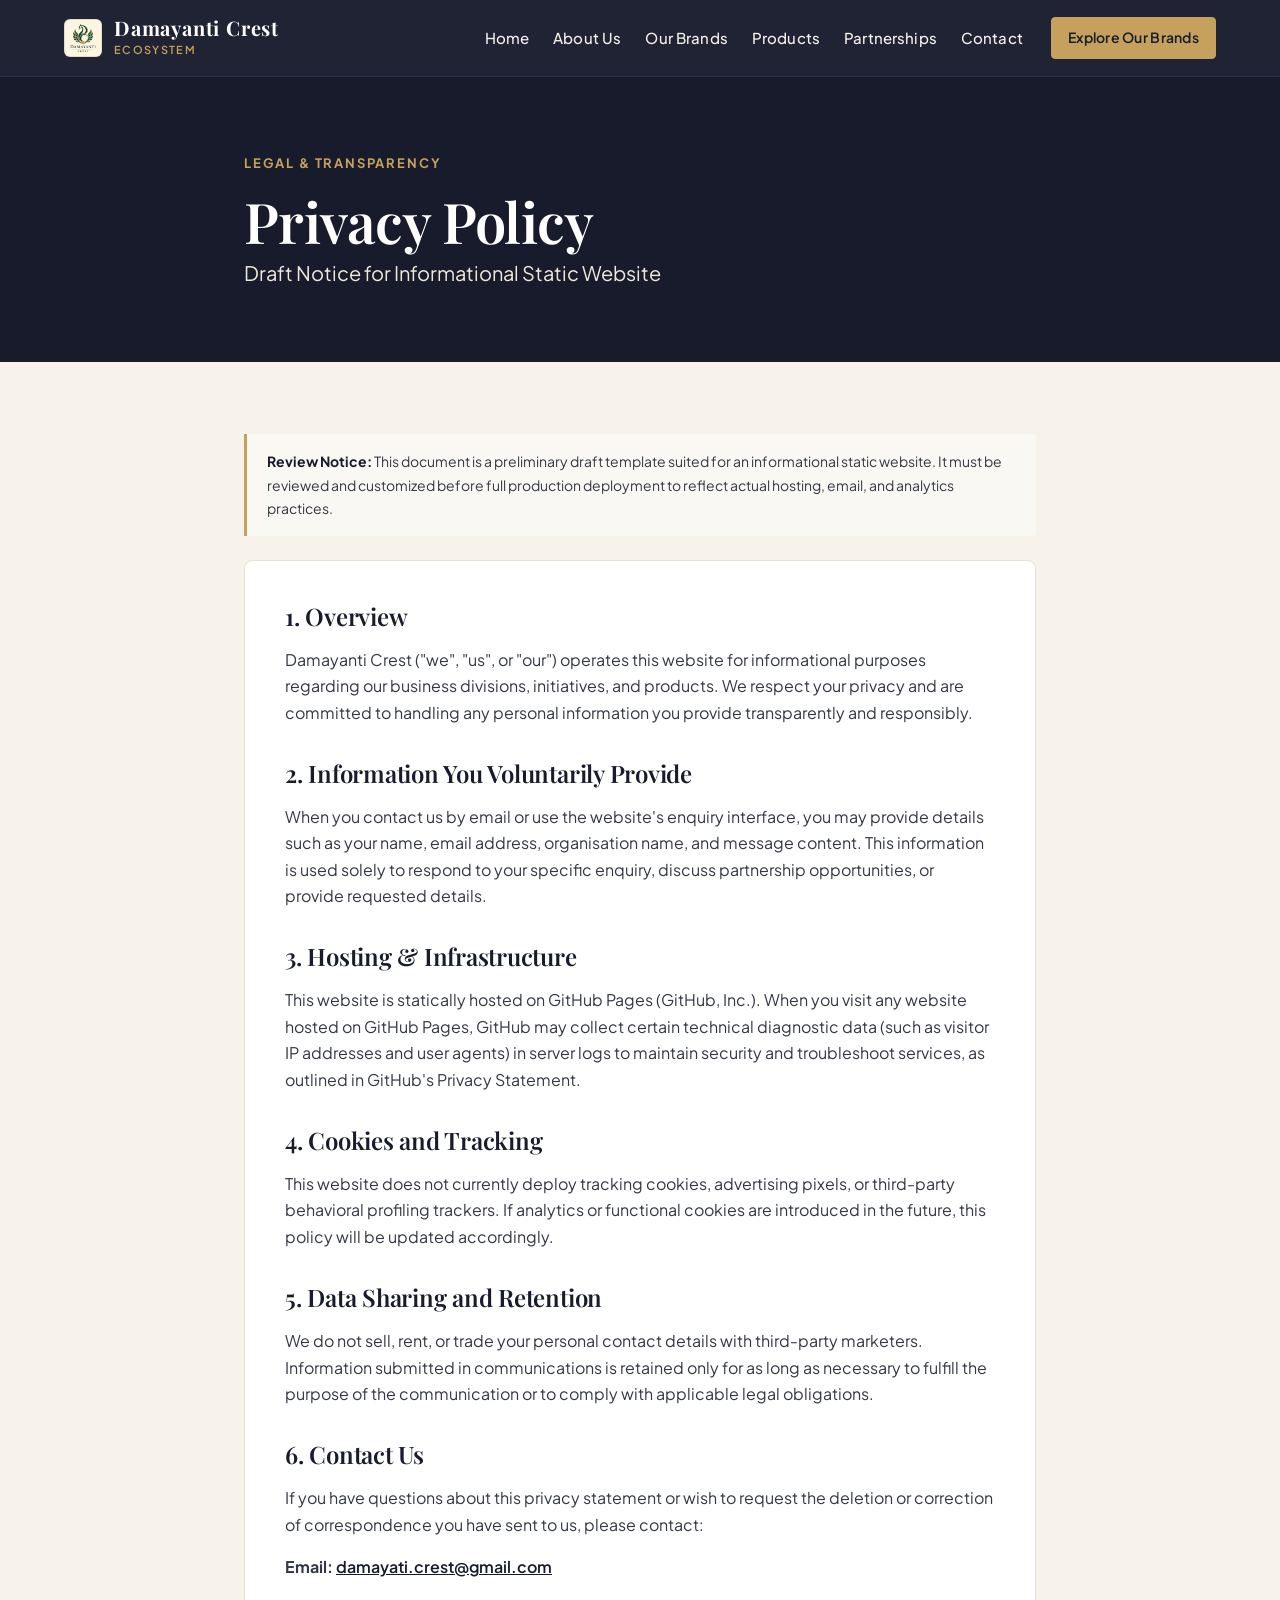
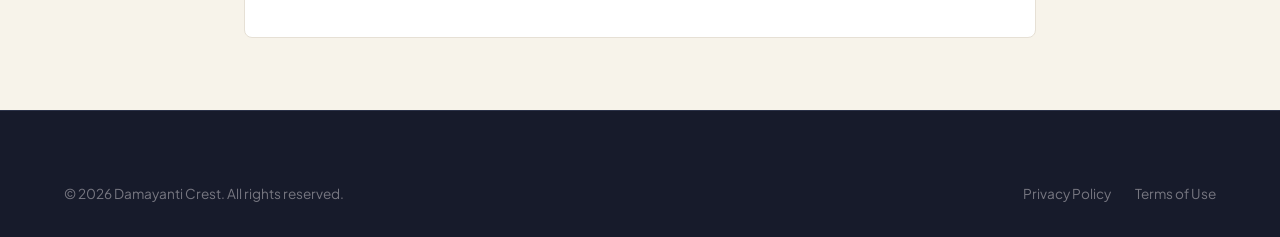
<file: privacy.html>
<!DOCTYPE html>
<html lang="en">
<head>
  <meta charset="UTF-8">
  <meta name="viewport" content="width=device-width, initial-scale=1.0">
  <title>Privacy Policy (Draft) — Damayanti Crest</title>
  <meta name="description" content="Privacy notice and data processing information for visitors to the Damayanti Crest website.">
  <meta name="theme-color" content="#171B2B">

  <link rel="icon" type="image/svg+xml" href="./assets/logos/favicon.svg">

  <link rel="preconnect" href="https://fonts.googleapis.com">
  <link rel="preconnect" href="https://fonts.gstatic.com" crossorigin>
  <link href="https://fonts.googleapis.com/css2?family=Playfair+Display:ital,wght@0,500;0,600;0,700;1,400&family=Plus+Jakarta+Sans:wght@400;500;600;700&display=swap" rel="stylesheet">

  <link rel="stylesheet" href="./css/styles.css">
  <link rel="stylesheet" href="./css/responsive.css">
</head>
<body>
  <a href="#main-content" class="skip-link">Skip to main content</a>

  <header class="site-header" role="banner">
    <div class="container header-inner">
      <a href="./index.html" class="brand-link" aria-label="Damayanti Crest Homepage">
        <div class="brand-emblem">
          <img src="./assets/logos/damayanti-crest-logo.jpg" alt="Damayanti Crest Emblem" width="38" height="38">
        </div>
        <div class="brand-text">
          <span class="brand-name">Damayanti Crest</span>
          <span class="brand-tag">Ecosystem</span>
        </div>
      </a>

      <nav class="nav-desktop" aria-label="Main Navigation">
        <ul class="nav-links">
          <li><a href="./index.html" class="nav-link">Home</a></li>
          <li><a href="./about.html" class="nav-link">About Us</a></li>
          <li><a href="./brands.html" class="nav-link">Our Brands</a></li>
          <li><a href="./products.html" class="nav-link">Products</a></li>
          <li><a href="./partnerships.html" class="nav-link">Partnerships</a></li>
          <li><a href="./contact.html" class="nav-link">Contact</a></li>
        </ul>
        <a href="./brands.html" class="btn btn-primary btn-sm">Explore Our Brands</a>
      </nav>

      <button type="button" class="menu-toggle" aria-expanded="false" aria-controls="mobile-nav-drawer" aria-label="Open navigation menu">
        <span class="menu-icon">
          <span class="menu-bar"></span>
          <span class="menu-bar"></span>
          <span class="menu-bar"></span>
        </span>
      </button>
    </div>

    <div id="mobile-nav-drawer" class="mobile-drawer" role="dialog" aria-modal="true" aria-label="Mobile Navigation">
      <ul class="mobile-nav-links">
        <li><a href="./index.html" class="mobile-nav-link">Home</a></li>
        <li><a href="./about.html" class="mobile-nav-link">About Us</a></li>
        <li><a href="./brands.html" class="mobile-nav-link">Our Brands</a></li>
        <li><a href="./products.html" class="mobile-nav-link">Products</a></li>
        <li><a href="./partnerships.html" class="mobile-nav-link">Partnerships</a></li>
        <li><a href="./contact.html" class="mobile-nav-link">Contact</a></li>
      </ul>
      <div class="mobile-nav-cta">
        <a href="./brands.html" class="btn btn-primary" style="width: 100%;">Explore Our Brands</a>
      </div>
    </div>
  </header>

  <main id="main-content" class="site-main">
    <section class="section section-dark" style="padding-top: var(--space-3xl); padding-bottom: var(--space-3xl);">
      <div class="container container-narrow text-center">
        <span class="eyebrow">Legal & Transparency</span>
        <h1>Privacy Policy</h1>
        <p class="hero-subtitle" style="margin-bottom: 0;">
          Draft Notice for Informational Static Website
        </p>
      </div>
    </section>

    <section class="section">
      <div class="container container-narrow">
        <div class="notice-box">
          <strong>Review Notice:</strong> This document is a preliminary draft template suited for an informational static website. It must be reviewed and customized before full production deployment to reflect actual hosting, email, and analytics practices.
        </div>

        <div style="background-color: var(--color-white); border: 1px solid var(--color-border); border-radius: var(--radius-md); padding: 2.5rem;">
          <h2 style="font-size: 1.5rem; margin-bottom: 1rem; color: var(--color-navy);">1. Overview</h2>
          <p>
            Damayanti Crest ("we", "us", or "our") operates this website for informational purposes regarding our business divisions, initiatives, and products. We respect your privacy and are committed to handling any personal information you provide transparently and responsibly.
          </p>

          <h2 style="font-size: 1.5rem; margin-top: 2rem; margin-bottom: 1rem; color: var(--color-navy);">2. Information You Voluntarily Provide</h2>
          <p>
            When you contact us by email or use the website's enquiry interface, you may provide details such as your name, email address, organisation name, and message content. This information is used solely to respond to your specific enquiry, discuss partnership opportunities, or provide requested details.
          </p>

          <h2 style="font-size: 1.5rem; margin-top: 2rem; margin-bottom: 1rem; color: var(--color-navy);">3. Hosting & Infrastructure</h2>
          <p>
            This website is statically hosted on GitHub Pages (GitHub, Inc.). When you visit any website hosted on GitHub Pages, GitHub may collect certain technical diagnostic data (such as visitor IP addresses and user agents) in server logs to maintain security and troubleshoot services, as outlined in GitHub's Privacy Statement.
          </p>

          <h2 style="font-size: 1.5rem; margin-top: 2rem; margin-bottom: 1rem; color: var(--color-navy);">4. Cookies and Tracking</h2>
          <p>
            This website does not currently deploy tracking cookies, advertising pixels, or third-party behavioral profiling trackers. If analytics or functional cookies are introduced in the future, this policy will be updated accordingly.
          </p>

          <h2 style="font-size: 1.5rem; margin-top: 2rem; margin-bottom: 1rem; color: var(--color-navy);">5. Data Sharing and Retention</h2>
          <p>
            We do not sell, rent, or trade your personal contact details with third-party marketers. Information submitted in communications is retained only for as long as necessary to fulfill the purpose of the communication or to comply with applicable legal obligations.
          </p>

          <h2 style="font-size: 1.5rem; margin-top: 2rem; margin-bottom: 1rem; color: var(--color-navy);">6. Contact Us</h2>
          <p>
            If you have questions about this privacy statement or wish to request the deletion or correction of correspondence you have sent to us, please contact:
          </p>
          <p>
            <strong>Email:</strong> <a href="mailto:damayati.crest@gmail.com" style="color: var(--color-navy); font-weight: 600;">damayati.crest@gmail.com</a>
          </p>
        </div>
      </div>
    </section>
  </main>

  <footer class="site-footer" role="contentinfo">
    <div class="container">
      <div class="footer-bottom" style="border-top: none; padding-top: 0;">
        <div>
          © <span class="current-year">2026</span> Damayanti Crest. All rights reserved.
        </div>
        <div class="footer-legal-links">
          <a href="./privacy.html">Privacy Policy</a>
          <a href="./terms.html">Terms of Use</a>
        </div>
      </div>
    </div>
  </footer>

  <script src="./js/data.js"></script>
  <script src="./js/main.js"></script>
</body>
</html>
</file>
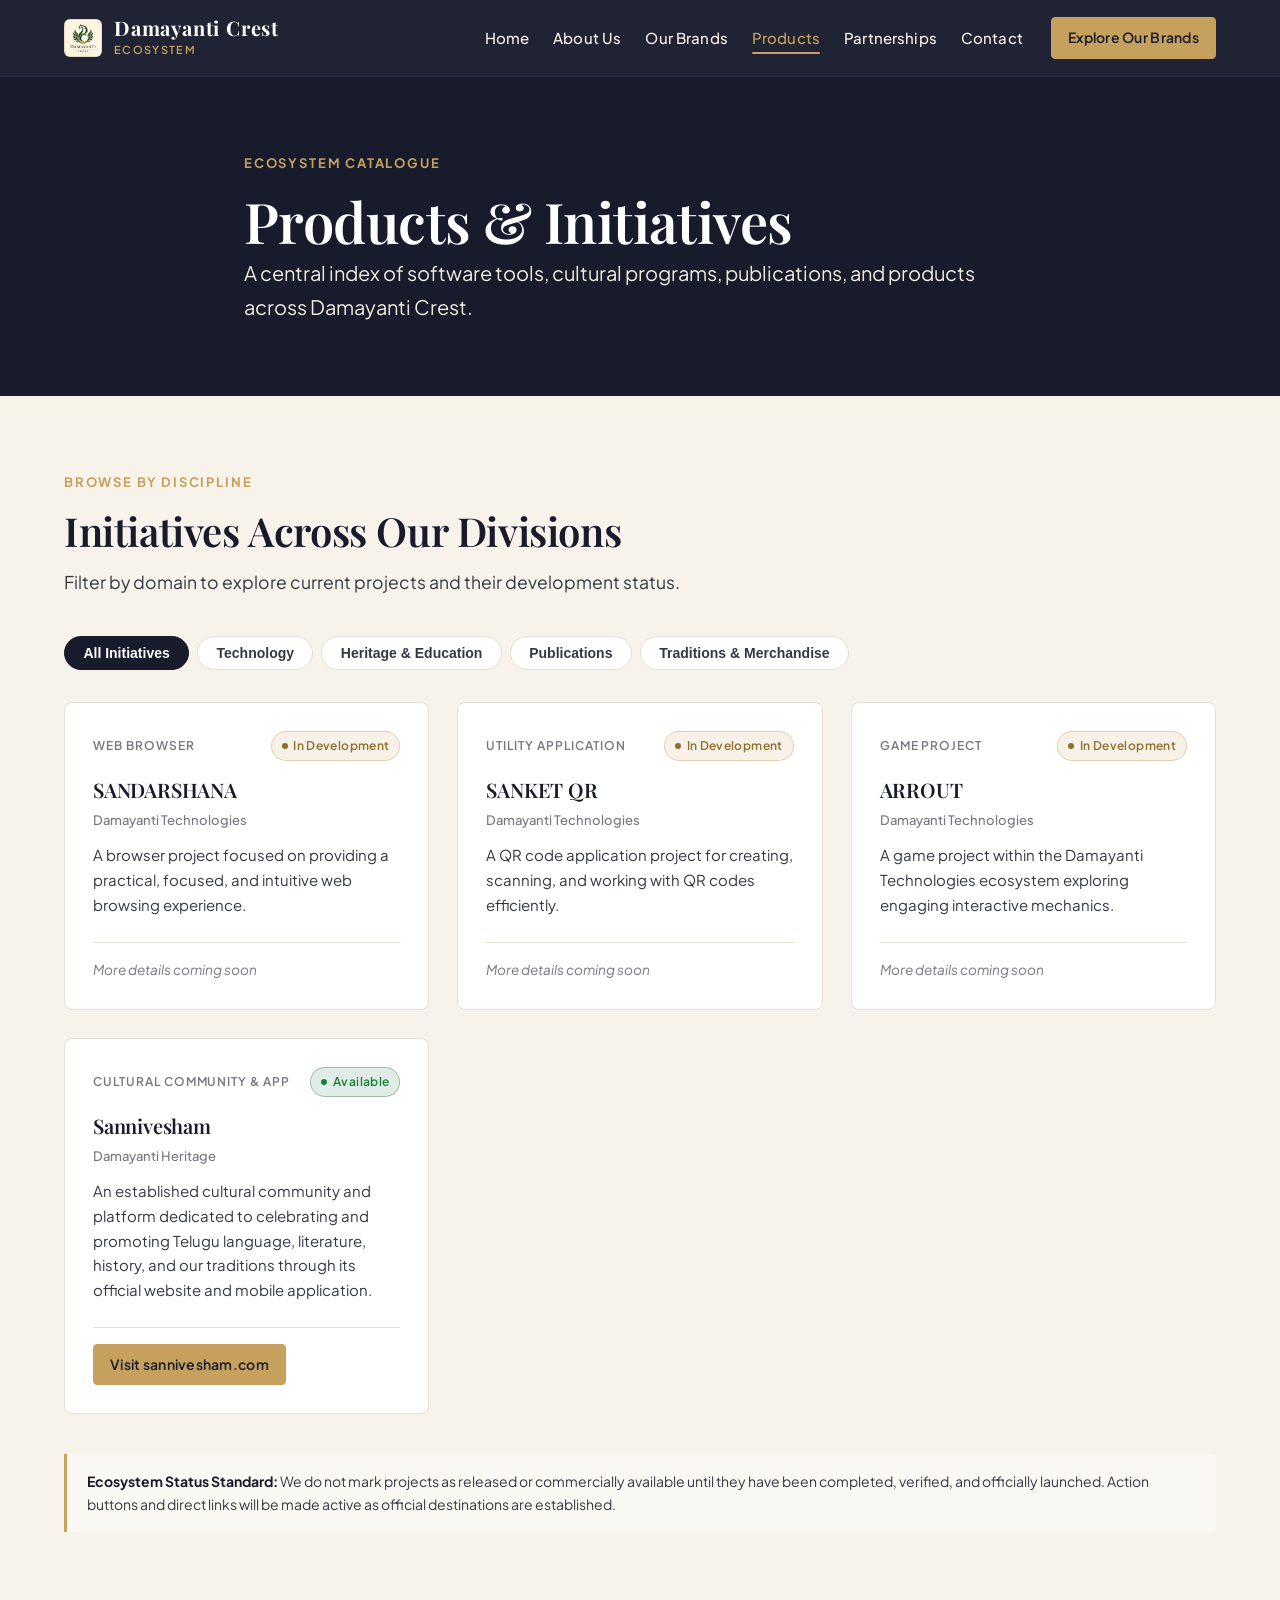
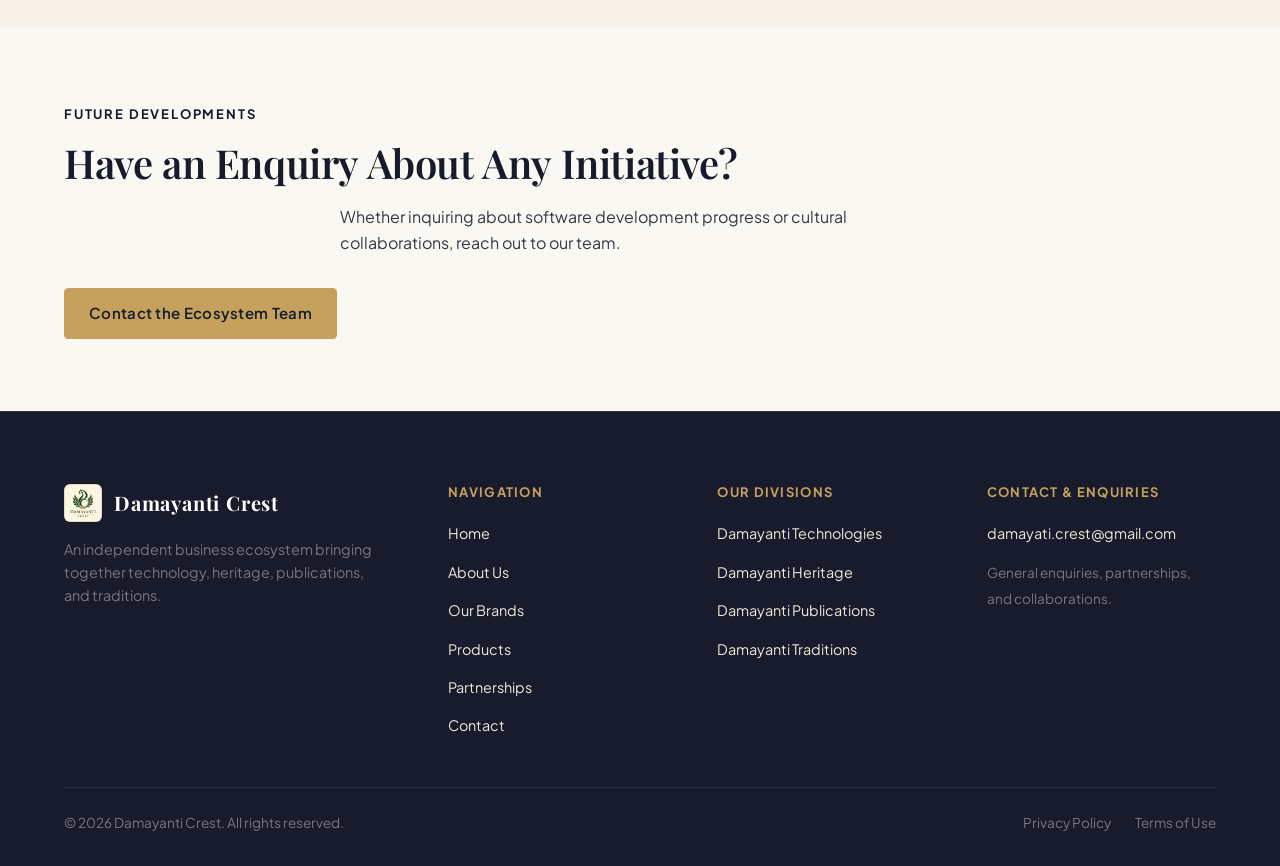
<file: products.html>
<!DOCTYPE html>
<html lang="en">
<head>
  <meta charset="UTF-8">
  <meta name="viewport" content="width=device-width, initial-scale=1.0">
  <title>Products & Initiatives Catalogue — Damayanti Crest</title>
  <meta name="description" content="Explore products, digital tools, cultural initiatives, and merchandise projects across the Damayanti Crest ecosystem.">
  <meta name="theme-color" content="#171B2B">

  <meta property="og:type" content="website">
  <meta property="og:title" content="Products & Initiatives Catalogue — Damayanti Crest">
  <meta property="og:description" content="An independent business ecosystem bringing together technology, heritage, publications, and traditions.">
  <meta property="og:image" content="./assets/logos/crest-mark.svg">

  <link rel="icon" type="image/svg+xml" href="./assets/logos/favicon.svg">

  <link rel="preconnect" href="https://fonts.googleapis.com">
  <link rel="preconnect" href="https://fonts.gstatic.com" crossorigin>
  <link href="https://fonts.googleapis.com/css2?family=Playfair+Display:ital,wght@0,500;0,600;0,700;1,400&family=Plus+Jakarta+Sans:wght@400;500;600;700&display=swap" rel="stylesheet">

  <link rel="stylesheet" href="./css/styles.css">
  <link rel="stylesheet" href="./css/responsive.css">
</head>
<body>
  <a href="#main-content" class="skip-link">Skip to main content</a>

  <!-- Header Navigation -->
  <header class="site-header" role="banner">
    <div class="container header-inner">
      <a href="./index.html" class="brand-link" aria-label="Damayanti Crest Homepage">
        <div class="brand-emblem">
          <img src="./assets/logos/damayanti-crest-logo.jpg" alt="Damayanti Crest Emblem" width="38" height="38">
        </div>
        <div class="brand-text">
          <span class="brand-name">Damayanti Crest</span>
          <span class="brand-tag">Ecosystem</span>
        </div>
      </a>

      <nav class="nav-desktop" aria-label="Main Navigation">
        <ul class="nav-links">
          <li><a href="./index.html" class="nav-link">Home</a></li>
          <li><a href="./about.html" class="nav-link">About Us</a></li>
          <li><a href="./brands.html" class="nav-link">Our Brands</a></li>
          <li><a href="./products.html" class="nav-link">Products</a></li>
          <li><a href="./partnerships.html" class="nav-link">Partnerships</a></li>
          <li><a href="./contact.html" class="nav-link">Contact</a></li>
        </ul>
        <a href="./brands.html" class="btn btn-primary btn-sm">Explore Our Brands</a>
      </nav>

      <button type="button" class="menu-toggle" aria-expanded="false" aria-controls="mobile-nav-drawer" aria-label="Open navigation menu">
        <span class="menu-icon">
          <span class="menu-bar"></span>
          <span class="menu-bar"></span>
          <span class="menu-bar"></span>
        </span>
      </button>
    </div>

    <div id="mobile-nav-drawer" class="mobile-drawer" role="dialog" aria-modal="true" aria-label="Mobile Navigation">
      <ul class="mobile-nav-links">
        <li><a href="./index.html" class="mobile-nav-link">Home</a></li>
        <li><a href="./about.html" class="mobile-nav-link">About Us</a></li>
        <li><a href="./brands.html" class="mobile-nav-link">Our Brands</a></li>
        <li><a href="./products.html" class="mobile-nav-link">Products</a></li>
        <li><a href="./partnerships.html" class="mobile-nav-link">Partnerships</a></li>
        <li><a href="./contact.html" class="mobile-nav-link">Contact</a></li>
      </ul>
      <div class="mobile-nav-cta">
        <a href="./brands.html" class="btn btn-primary" style="width: 100%;">Explore Our Brands</a>
      </div>
    </div>
  </header>

  <main id="main-content" class="site-main">

    <!-- PAGE HEADER -->
    <section class="section section-dark" style="padding-top: var(--space-3xl); padding-bottom: var(--space-3xl);">
      <div class="container container-narrow text-center">
        <span class="eyebrow">Ecosystem Catalogue</span>
        <h1>Products & Initiatives</h1>
        <p class="hero-subtitle" style="margin-bottom: 0;">
          A central index of software tools, cultural programs, publications, and products across Damayanti Crest.
        </p>
      </div>
    </section>

    <!-- CATALOGUE SECTION -->
    <section class="section" aria-labelledby="catalogue-heading">
      <div class="container">
        <div class="section-header">
          <span class="eyebrow">Browse by Discipline</span>
          <h2 id="catalogue-heading" class="section-title">Initiatives Across Our Divisions</h2>
          <p class="section-desc">Filter by domain to explore current projects and their development status.</p>
        </div>

        <!-- Category Filter Tabs -->
        <div class="filter-tabs" role="tablist" aria-label="Product Categories">
          <button type="button" class="filter-btn active" data-filter="all" role="tab" aria-selected="true">All Initiatives</button>
          <button type="button" class="filter-btn" data-filter="technology" role="tab" aria-selected="false">Technology</button>
          <button type="button" class="filter-btn" data-filter="heritage" role="tab" aria-selected="false">Heritage & Education</button>
          <button type="button" class="filter-btn" data-filter="publications" role="tab" aria-selected="false">Publications</button>
          <button type="button" class="filter-btn" data-filter="traditions" role="tab" aria-selected="false">Traditions & Merchandise</button>
        </div>

        <!-- Catalogue Dynamic Grid -->
        <div id="catalogue-grid" class="products-grid" aria-live="polite">
          <!-- Populated securely by js/main.js and js/data.js -->
          <noscript>
            <!-- Graceful Fallback for non-JS environments -->
            <article class="product-card">
              <div class="product-meta">
                <span class="category-tag">Web Browser</span>
                <span class="status-pill status-in-development">In Development</span>
              </div>
              <h3 class="product-title">SANDARSHANA</h3>
              <p class="product-division">Damayanti Technologies</p>
              <p class="product-desc">A browser project focused on providing a practical browsing experience.</p>
              <div class="product-action">
                <span class="product-status-note">More details coming soon</span>
              </div>
            </article>

            <article class="product-card">
              <div class="product-meta">
                <span class="category-tag">QR Code Utility</span>
                <span class="status-pill status-in-development">In Development</span>
              </div>
              <h3 class="product-title">SANKET QR</h3>
              <p class="product-division">Damayanti Technologies</p>
              <p class="product-desc">A QR code application project for creating and working with QR codes.</p>
              <div class="product-action">
                <span class="product-status-note">More details coming soon</span>
              </div>
            </article>

            <article class="product-card">
              <div class="product-meta">
                <span class="category-tag">Game</span>
                <span class="status-pill status-in-development">In Development</span>
              </div>
              <h3 class="product-title">ARROUT</h3>
              <p class="product-division">Damayanti Technologies</p>
              <p class="product-desc">A game project within the Damayanti Technologies ecosystem.</p>
              <div class="product-action">
                <span class="product-status-note">More details coming soon</span>
              </div>
            </article>

            <article class="product-card">
              <div class="product-meta">
                <span class="category-tag">Cultural Community & App</span>
                <span class="status-pill status-available">Available</span>
              </div>
              <h3 class="product-title">Sannivesham</h3>
              <p class="product-division">Damayanti Heritage</p>
              <p class="product-desc">An active cultural community and platform dedicated to celebrating and promoting Telugu language, literature, history, and our traditions through its website and mobile app.</p>
              <div class="product-action">
                <a href="https://sannivesham.com" target="_blank" rel="noopener noreferrer" class="btn btn-primary btn-sm">Visit sannivesham.com ↗</a>
              </div>
            </article>
          </noscript>
        </div>

        <!-- Honest Development Policy Note -->
        <div class="notice-box" style="margin-top: 2.5rem;">
          <strong>Ecosystem Status Standard:</strong> We do not mark projects as released or commercially available until they have been completed, verified, and officially launched. Action buttons and direct links will be made active as official destinations are established.
        </div>
      </div>
    </section>

    <!-- CTA -->
    <section class="section section-ivory-light">
      <div class="container text-center">
        <span class="eyebrow eyebrow-navy">Future Developments</span>
        <h2>Have an Enquiry About Any Initiative?</h2>
        <p style="max-width: 600px; margin: 1rem auto 2rem auto; color: var(--color-charcoal);">
          Whether inquiring about software development progress or cultural collaborations, reach out to our team.
        </p>
        <a href="./contact.html" class="btn btn-primary">Contact the Ecosystem Team</a>
      </div>
    </section>

  </main>

  <!-- FOOTER -->
  <footer class="site-footer" role="contentinfo">
    <div class="container">
      <div class="footer-top">
        <div>
          <a href="./index.html" class="brand-link" style="margin-bottom: 0.5rem;">
            <div class="brand-emblem">
              <img src="./assets/logos/damayanti-crest-logo.jpg" alt="Damayanti Crest Emblem" width="32" height="32">
            </div>
            <div class="brand-text">
              <span class="brand-name">Damayanti Crest</span>
            </div>
          </a>
          <p class="footer-brand-desc">
            An independent business ecosystem bringing together technology, heritage, publications, and traditions.
          </p>
        </div>

        <div>
          <h4 class="footer-heading">Navigation</h4>
          <ul class="footer-links">
            <li><a href="./index.html" class="footer-link">Home</a></li>
            <li><a href="./about.html" class="footer-link">About Us</a></li>
            <li><a href="./brands.html" class="footer-link">Our Brands</a></li>
            <li><a href="./products.html" class="footer-link">Products</a></li>
            <li><a href="./partnerships.html" class="footer-link">Partnerships</a></li>
            <li><a href="./contact.html" class="footer-link">Contact</a></li>
          </ul>
        </div>

        <div>
          <h4 class="footer-heading">Our Divisions</h4>
          <ul class="footer-links">
            <li><a href="./brands.html#technologies" class="footer-link">Damayanti Technologies</a></li>
            <li><a href="./brands.html#heritage" class="footer-link">Damayanti Heritage</a></li>
            <li><a href="./brands.html#publications" class="footer-link">Damayanti Publications</a></li>
            <li><a href="./brands.html#traditions" class="footer-link">Damayanti Traditions</a></li>
          </ul>
        </div>

        <div>
          <h4 class="footer-heading">Contact & Enquiries</h4>
          <ul class="footer-links">
            <li><a href="mailto:damayati.crest@gmail.com" class="footer-link">damayati.crest@gmail.com</a></li>
            <li><span style="font-size: 0.85rem; color: var(--color-muted);">General enquiries, partnerships, and collaborations.</span></li>
          </ul>
        </div>
      </div>

      <div class="footer-bottom">
        <div>
          © <span class="current-year">2026</span> Damayanti Crest. All rights reserved.
        </div>
        <div class="footer-legal-links">
          <a href="./privacy.html">Privacy Policy</a>
          <a href="./terms.html">Terms of Use</a>
        </div>
      </div>
    </div>
  </footer>

  <button type="button" class="back-to-top" aria-label="Back to top">
    <svg width="20" height="20" viewBox="0 0 24 24" fill="none" stroke="currentColor" stroke-width="2" stroke-linecap="round" stroke-linejoin="round">
      <polyline points="18 15 12 9 6 15"></polyline>
    </svg>
  </button>

  <script src="./js/data.js"></script>
  <script src="./js/main.js"></script>
</body>
</html>
</file>
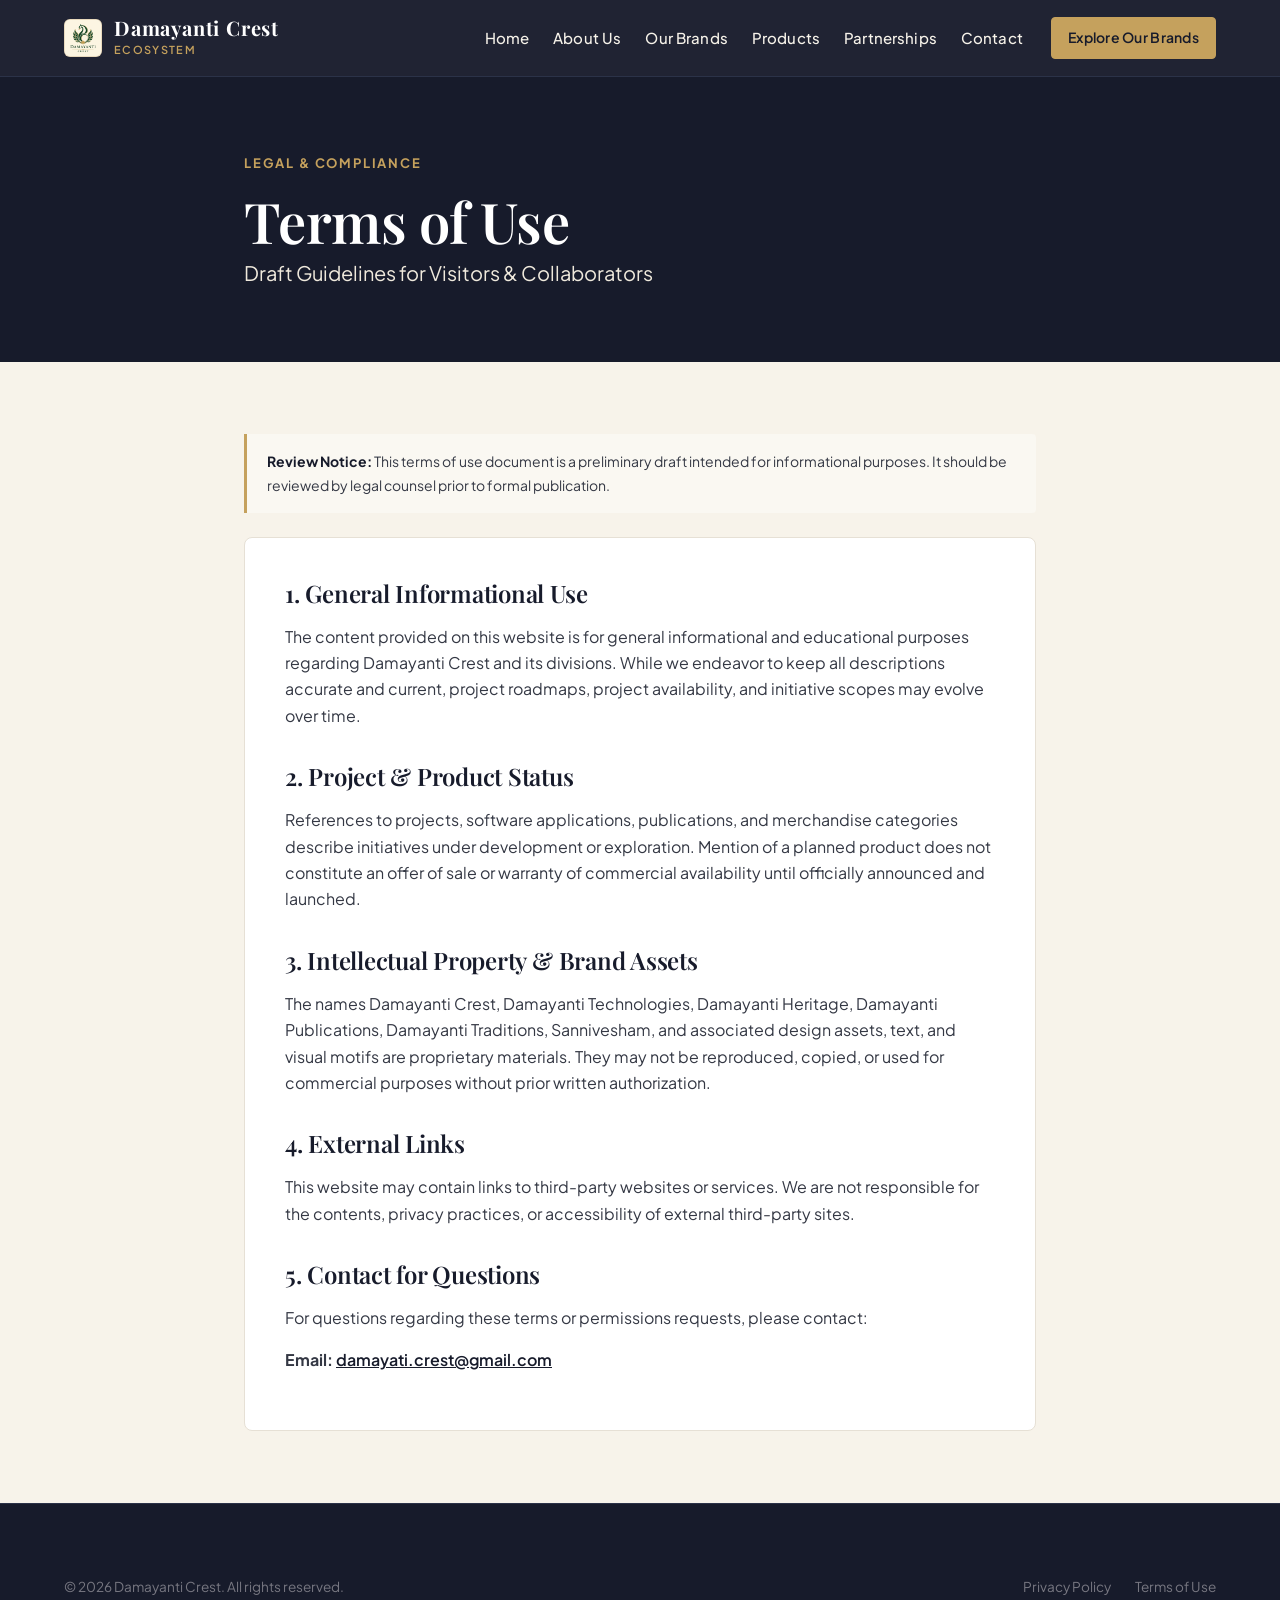
<file: terms.html>
<!DOCTYPE html>
<html lang="en">
<head>
  <meta charset="UTF-8">
  <meta name="viewport" content="width=device-width, initial-scale=1.0">
  <title>Terms of Use (Draft) — Damayanti Crest</title>
  <meta name="description" content="Terms and conditions governing the use of the Damayanti Crest official website.">
  <meta name="theme-color" content="#171B2B">

  <link rel="icon" type="image/svg+xml" href="./assets/logos/favicon.svg">

  <link rel="preconnect" href="https://fonts.googleapis.com">
  <link rel="preconnect" href="https://fonts.gstatic.com" crossorigin>
  <link href="https://fonts.googleapis.com/css2?family=Playfair+Display:ital,wght@0,500;0,600;0,700;1,400&family=Plus+Jakarta+Sans:wght@400;500;600;700&display=swap" rel="stylesheet">

  <link rel="stylesheet" href="./css/styles.css">
  <link rel="stylesheet" href="./css/responsive.css">
</head>
<body>
  <a href="#main-content" class="skip-link">Skip to main content</a>

  <header class="site-header" role="banner">
    <div class="container header-inner">
      <a href="./index.html" class="brand-link" aria-label="Damayanti Crest Homepage">
        <div class="brand-emblem">
          <img src="./assets/logos/damayanti-crest-logo.jpg" alt="Damayanti Crest Emblem" width="38" height="38">
        </div>
        <div class="brand-text">
          <span class="brand-name">Damayanti Crest</span>
          <span class="brand-tag">Ecosystem</span>
        </div>
      </a>

      <nav class="nav-desktop" aria-label="Main Navigation">
        <ul class="nav-links">
          <li><a href="./index.html" class="nav-link">Home</a></li>
          <li><a href="./about.html" class="nav-link">About Us</a></li>
          <li><a href="./brands.html" class="nav-link">Our Brands</a></li>
          <li><a href="./products.html" class="nav-link">Products</a></li>
          <li><a href="./partnerships.html" class="nav-link">Partnerships</a></li>
          <li><a href="./contact.html" class="nav-link">Contact</a></li>
        </ul>
        <a href="./brands.html" class="btn btn-primary btn-sm">Explore Our Brands</a>
      </nav>

      <button type="button" class="menu-toggle" aria-expanded="false" aria-controls="mobile-nav-drawer" aria-label="Open navigation menu">
        <span class="menu-icon">
          <span class="menu-bar"></span>
          <span class="menu-bar"></span>
          <span class="menu-bar"></span>
        </span>
      </button>
    </div>

    <div id="mobile-nav-drawer" class="mobile-drawer" role="dialog" aria-modal="true" aria-label="Mobile Navigation">
      <ul class="mobile-nav-links">
        <li><a href="./index.html" class="mobile-nav-link">Home</a></li>
        <li><a href="./about.html" class="mobile-nav-link">About Us</a></li>
        <li><a href="./brands.html" class="mobile-nav-link">Our Brands</a></li>
        <li><a href="./products.html" class="mobile-nav-link">Products</a></li>
        <li><a href="./partnerships.html" class="mobile-nav-link">Partnerships</a></li>
        <li><a href="./contact.html" class="mobile-nav-link">Contact</a></li>
      </ul>
      <div class="mobile-nav-cta">
        <a href="./brands.html" class="btn btn-primary" style="width: 100%;">Explore Our Brands</a>
      </div>
    </div>
  </header>

  <main id="main-content" class="site-main">
    <section class="section section-dark" style="padding-top: var(--space-3xl); padding-bottom: var(--space-3xl);">
      <div class="container container-narrow text-center">
        <span class="eyebrow">Legal & Compliance</span>
        <h1>Terms of Use</h1>
        <p class="hero-subtitle" style="margin-bottom: 0;">
          Draft Guidelines for Visitors & Collaborators
        </p>
      </div>
    </section>

    <section class="section">
      <div class="container container-narrow">
        <div class="notice-box">
          <strong>Review Notice:</strong> This terms of use document is a preliminary draft intended for informational purposes. It should be reviewed by legal counsel prior to formal publication.
        </div>

        <div style="background-color: var(--color-white); border: 1px solid var(--color-border); border-radius: var(--radius-md); padding: 2.5rem;">
          <h2 style="font-size: 1.5rem; margin-bottom: 1rem; color: var(--color-navy);">1. General Informational Use</h2>
          <p>
            The content provided on this website is for general informational and educational purposes regarding Damayanti Crest and its divisions. While we endeavor to keep all descriptions accurate and current, project roadmaps, project availability, and initiative scopes may evolve over time.
          </p>

          <h2 style="font-size: 1.5rem; margin-top: 2rem; margin-bottom: 1rem; color: var(--color-navy);">2. Project & Product Status</h2>
          <p>
            References to projects, software applications, publications, and merchandise categories describe initiatives under development or exploration. Mention of a planned product does not constitute an offer of sale or warranty of commercial availability until officially announced and launched.
          </p>

          <h2 style="font-size: 1.5rem; margin-top: 2rem; margin-bottom: 1rem; color: var(--color-navy);">3. Intellectual Property & Brand Assets</h2>
          <p>
            The names Damayanti Crest, Damayanti Technologies, Damayanti Heritage, Damayanti Publications, Damayanti Traditions, Sannivesham, and associated design assets, text, and visual motifs are proprietary materials. They may not be reproduced, copied, or used for commercial purposes without prior written authorization.
          </p>

          <h2 style="font-size: 1.5rem; margin-top: 2rem; margin-bottom: 1rem; color: var(--color-navy);">4. External Links</h2>
          <p>
            This website may contain links to third-party websites or services. We are not responsible for the contents, privacy practices, or accessibility of external third-party sites.
          </p>

          <h2 style="font-size: 1.5rem; margin-top: 2rem; margin-bottom: 1rem; color: var(--color-navy);">5. Contact for Questions</h2>
          <p>
            For questions regarding these terms or permissions requests, please contact:
          </p>
          <p>
            <strong>Email:</strong> <a href="mailto:damayati.crest@gmail.com" style="color: var(--color-navy); font-weight: 600;">damayati.crest@gmail.com</a>
          </p>
        </div>
      </div>
    </section>
  </main>

  <footer class="site-footer" role="contentinfo">
    <div class="container">
      <div class="footer-bottom" style="border-top: none; padding-top: 0;">
        <div>
          © <span class="current-year">2026</span> Damayanti Crest. All rights reserved.
        </div>
        <div class="footer-legal-links">
          <a href="./privacy.html">Privacy Policy</a>
          <a href="./terms.html">Terms of Use</a>
        </div>
      </div>
    </div>
  </footer>

  <script src="./js/data.js"></script>
  <script src="./js/main.js"></script>
</body>
</html>
</file>
<file: css/styles.css>
/* ==========================================================================
   DAMAYANTI CREST — Official Corporate Design System
   Brand Colors: Midnight Navy (#171B2B), Antique Gold (#C5A15D), Warm Ivory (#F7F3EA)
   ========================================================================== */

:root {
  /* Brand Color Palette */
  --color-navy: #171B2B;
  --color-navy-dark: #0F121D;
  --color-navy-surface: #1E2337;
  --color-navy-card: #23293F;
  --color-gold: #C5A15D;
  --color-gold-hover: #D4B36E;
  --color-gold-subtle: rgba(197, 161, 93, 0.12);
  --color-gold-border: rgba(197, 161, 93, 0.35);
  --color-ivory: #F7F3EA;
  --color-ivory-light: #FAF8F2;
  --color-ivory-dark: #EFE9DC;
  --color-charcoal: #343844;
  --color-white: #FFFFFF;
  --color-muted: #777781;
  --color-border: #E6E0D5;
  --color-border-dark: #2B3248;

  /* Typography */
  --font-serif: 'Playfair Display', 'Cinzel', 'Georgia', 'Cambria', serif;
  --font-sans: 'Plus Jakarta Sans', system-ui, -apple-system, BlinkMacSystemFont, 'Segoe UI', Roboto, Helvetica, Arial, sans-serif;
  
  /* Spacing Scale */
  --space-2xs: 0.25rem;
  --space-xs: 0.5rem;
  --space-sm: 0.75rem;
  --space-md: 1rem;
  --space-lg: 1.5rem;
  --space-xl: 2rem;
  --space-2xl: 3rem;
  --space-3xl: 4.5rem;
  --space-4xl: 6rem;

  /* Container */
  --container-max: 1200px;
  --container-narrow: 840px;
  --radius-sm: 4px;
  --radius-md: 8px;
  --radius-lg: 12px;
  --radius-full: 9999px;

  /* Transitions & Shadows */
  --transition-fast: 150ms ease;
  --transition-base: 250ms ease;
  --transition-slow: 400ms cubic-bezier(0.16, 1, 0.3, 1);
  --shadow-subtle: 0 4px 20px rgba(23, 27, 43, 0.05);
  --shadow-elevated: 0 10px 30px rgba(23, 27, 43, 0.08);
  --shadow-navy: 0 12px 36px rgba(15, 18, 29, 0.35);
}

/* Base Reset & Box Sizing */
*, *::before, *::after {
  box-sizing: border-box;
  margin: 0;
  padding: 0;
}

html {
  font-size: 16px;
  scroll-behavior: smooth;
  -webkit-text-size-adjust: 100%;
}

body {
  font-family: var(--font-sans);
  color: var(--color-charcoal);
  background-color: var(--color-ivory);
  line-height: 1.65;
  font-weight: 400;
  min-height: 100vh;
  display: flex;
  flex-direction: column;
  -webkit-font-smoothing: antialiased;
  -moz-osx-font-smoothing: grayscale;
}

/* Accessibility Focus Outline */
:focus-visible {
  outline: 2px solid var(--color-gold);
  outline-offset: 3px;
}

/* Skip Navigation Link for Accessibility */
.skip-link {
  position: absolute;
  top: -100px;
  left: 1rem;
  background: var(--color-navy);
  color: var(--color-white);
  padding: 0.75rem 1.25rem;
  border-radius: var(--radius-sm);
  z-index: 9999;
  text-decoration: none;
  font-weight: 600;
  transition: top var(--transition-fast);
}

.skip-link:focus {
  top: 1rem;
}

/* Typography Classes */
h1, h2, h3, h4, h5, h6 {
  font-family: var(--font-serif);
  color: var(--color-navy);
  font-weight: 600;
  line-height: 1.25;
  letter-spacing: -0.01em;
}

h1 { font-size: clamp(2.25rem, 5vw, 3.5rem); }
h2 { font-size: clamp(1.75rem, 3.5vw, 2.5rem); }
h3 { font-size: clamp(1.25rem, 2.5vw, 1.75rem); }
h4 { font-size: 1.25rem; }

p {
  margin-bottom: 1rem;
  color: var(--color-charcoal);
}

p.lead {
  font-size: 1.15rem;
  line-height: 1.75;
  color: var(--color-charcoal);
}

.eyebrow {
  display: inline-block;
  font-family: var(--font-sans);
  text-transform: uppercase;
  font-size: 0.8125rem;
  font-weight: 700;
  letter-spacing: 0.14em;
  color: var(--color-gold);
  margin-bottom: 0.75rem;
}

.eyebrow-navy {
  color: var(--color-navy);
}

/* General Layout */
.site-main {
  flex: 1 0 auto;
}

.container {
  width: 100%;
  max-width: var(--container-max);
  margin-left: auto;
  margin-right: auto;
  padding-left: 1.5rem;
  padding-right: 1.5rem;
}

.container-narrow {
  max-width: var(--container-narrow);
}

.section {
  padding-top: var(--space-3xl);
  padding-bottom: var(--space-3xl);
}

.section-hero {
  padding-top: var(--space-4xl);
  padding-bottom: var(--space-4xl);
}

.section-dark {
  background-color: var(--color-navy);
  color: var(--color-ivory);
}

.section-dark h1,
.section-dark h2,
.section-dark h3,
.section-dark h4 {
  color: var(--color-white);
}

.section-dark p {
  color: var(--color-ivory-dark);
}

.section-ivory-light {
  background-color: var(--color-ivory-light);
}

.section-white {
  background-color: var(--color-white);
}

/* Header & Navigation */
.site-header {
  position: sticky;
  top: 0;
  z-index: 1000;
  background-color: rgba(23, 27, 43, 0.96);
  backdrop-filter: blur(10px);
  -webkit-backdrop-filter: blur(10px);
  border-bottom: 1px solid var(--color-border-dark);
  transition: background-color var(--transition-base);
}

.header-inner {
  display: flex;
  align-items: center;
  justify-content: space-between;
  height: 76px;
}

/* Brand Wordmark & Emblem */
.brand-link {
  display: flex;
  align-items: center;
  gap: 0.75rem;
  text-decoration: none;
  color: var(--color-white);
  font-family: var(--font-serif);
  font-size: 1.25rem;
  font-weight: 700;
  letter-spacing: 0.04em;
  transition: color var(--transition-fast);
}

.brand-emblem {
  width: 38px;
  height: 38px;
  display: flex;
  align-items: center;
  justify-content: center;
  flex-shrink: 0;
  border-radius: 6px;
  overflow: hidden;
  background-color: #FAF7F0;
  border: 1px solid var(--color-gold-border);
}

.brand-emblem img {
  width: 100%;
  height: 100%;
  object-fit: cover;
  object-position: center 22%;
}

.brand-text {
  display: flex;
  flex-direction: column;
}

.brand-name {
  line-height: 1.1;
  color: var(--color-white);
}

.brand-tag {
  font-family: var(--font-sans);
  font-size: 0.6875rem;
  letter-spacing: 0.12em;
  text-transform: uppercase;
  color: var(--color-gold);
  font-weight: 600;
  margin-top: 2px;
}

/* Desktop Navigation */
.nav-desktop {
  display: flex;
  align-items: center;
  gap: 1.75rem;
}

.nav-links {
  display: flex;
  list-style: none;
  gap: 1.5rem;
  margin: 0;
  padding: 0;
}

.nav-link {
  color: var(--color-ivory);
  text-decoration: none;
  font-size: 0.9375rem;
  font-weight: 500;
  letter-spacing: 0.01em;
  padding: 0.35rem 0;
  position: relative;
  transition: color var(--transition-fast);
}

.nav-link:hover {
  color: var(--color-gold);
}

.nav-link.active {
  color: var(--color-gold);
}

.nav-link.active::after {
  content: '';
  position: absolute;
  bottom: -2px;
  left: 0;
  width: 100%;
  height: 2px;
  background-color: var(--color-gold);
  border-radius: var(--radius-full);
}

/* Mobile Menu Toggle Button */
.menu-toggle {
  display: none;
  background: transparent;
  border: 1px solid var(--color-border-dark);
  border-radius: var(--radius-sm);
  padding: 0.5rem;
  cursor: pointer;
  color: var(--color-ivory);
  align-items: center;
  justify-content: center;
  transition: border-color var(--transition-fast), color var(--transition-fast);
}

.menu-toggle:hover {
  border-color: var(--color-gold);
  color: var(--color-gold);
}

.menu-icon {
  width: 24px;
  height: 24px;
  display: flex;
  flex-direction: column;
  justify-content: space-around;
}

.menu-bar {
  width: 100%;
  height: 2px;
  background-color: currentColor;
  border-radius: 1px;
  transition: transform var(--transition-base), opacity var(--transition-base);
}

/* Mobile Drawer */
.mobile-drawer {
  display: none;
  position: fixed;
  top: 76px;
  left: 0;
  right: 0;
  bottom: 0;
  background-color: rgba(23, 27, 43, 0.98);
  backdrop-filter: blur(12px);
  z-index: 999;
  padding: 2rem 1.5rem;
  overflow-y: auto;
  border-top: 1px solid var(--color-border-dark);
  flex-direction: column;
  gap: 1.5rem;
}

.mobile-drawer.open {
  display: flex;
}

.mobile-nav-links {
  list-style: none;
  display: flex;
  flex-direction: column;
  gap: 1.25rem;
  margin: 0;
  padding: 0;
}

.mobile-nav-link {
  font-family: var(--font-serif);
  font-size: 1.35rem;
  color: var(--color-ivory);
  text-decoration: none;
  display: block;
  padding: 0.5rem 0;
  border-bottom: 1px solid var(--color-border-dark);
  transition: color var(--transition-fast), padding-left var(--transition-fast);
}

.mobile-nav-link:hover,
.mobile-nav-link.active {
  color: var(--color-gold);
  padding-left: 0.5rem;
}

.mobile-nav-cta {
  margin-top: 1rem;
}

/* Buttons */
.btn {
  display: inline-flex;
  align-items: center;
  justify-content: center;
  gap: 0.5rem;
  padding: 0.75rem 1.5rem;
  font-family: var(--font-sans);
  font-size: 0.9375rem;
  font-weight: 600;
  letter-spacing: 0.02em;
  text-decoration: none;
  border-radius: var(--radius-sm);
  border: 1px solid transparent;
  cursor: pointer;
  transition: all var(--transition-base);
  text-align: center;
  white-space: nowrap;
}

.btn-primary {
  background-color: var(--color-gold);
  color: var(--color-navy);
  border-color: var(--color-gold);
}

.btn-primary:hover {
  background-color: var(--color-gold-hover);
  border-color: var(--color-gold-hover);
  color: var(--color-navy-dark);
  transform: translateY(-1px);
}

.btn-secondary {
  background-color: transparent;
  color: var(--color-ivory);
  border-color: var(--color-gold);
}

.btn-secondary:hover {
  background-color: var(--color-gold-subtle);
  color: var(--color-white);
  border-color: var(--color-gold-hover);
}

.btn-outline-navy {
  background-color: transparent;
  color: var(--color-navy);
  border-color: var(--color-navy);
}

.btn-outline-navy:hover {
  background-color: var(--color-navy);
  color: var(--color-white);
}

.btn-subtle {
  background-color: var(--color-ivory-dark);
  color: var(--color-charcoal);
  border-color: var(--color-border);
}

.btn-subtle:hover {
  background-color: var(--color-border);
  color: var(--color-navy);
}

.btn-sm {
  padding: 0.5rem 1rem;
  font-size: 0.875rem;
}

.btn-disabled,
.btn[aria-disabled="true"] {
  opacity: 0.65;
  cursor: not-allowed;
  pointer-events: none;
}

/* Badges & Status Pills */
.status-pill {
  display: inline-flex;
  align-items: center;
  gap: 0.35rem;
  font-size: 0.75rem;
  font-weight: 600;
  letter-spacing: 0.03em;
  padding: 0.25rem 0.625rem;
  border-radius: var(--radius-full);
}

.status-in-development {
  background-color: rgba(197, 161, 93, 0.15);
  color: #8C6F2D;
  border: 1px solid rgba(197, 161, 93, 0.4);
}

.status-available {
  background-color: rgba(22, 101, 52, 0.12);
  color: #15803d;
  border: 1px solid rgba(22, 101, 52, 0.35);
}

.section-dark .status-in-development {
  background-color: rgba(197, 161, 93, 0.18);
  color: var(--color-gold);
  border: 1px solid rgba(197, 161, 93, 0.45);
}

.section-dark .status-available {
  background-color: rgba(34, 197, 94, 0.18);
  color: #4ade80;
  border: 1px solid rgba(34, 197, 94, 0.4);
}

.status-dot {
  width: 6px;
  height: 6px;
  border-radius: 50%;
  background-color: currentColor;
}

.category-tag {
  display: inline-block;
  font-size: 0.75rem;
  text-transform: uppercase;
  letter-spacing: 0.08em;
  color: var(--color-muted);
  font-weight: 600;
}

/* Hero Section */
.hero-wrapper {
  display: grid;
  grid-template-columns: 1.15fr 0.85fr;
  gap: 3rem;
  align-items: center;
}

.hero-content {
  max-width: 620px;
}

.hero-title {
  margin-bottom: 1.25rem;
}

.hero-subtitle {
  font-size: 1.25rem;
  line-height: 1.7;
  color: var(--color-ivory-dark);
  margin-bottom: 2rem;
}

.hero-ctas {
  display: flex;
  flex-wrap: wrap;
  gap: 1rem;
}

.hero-visual {
  display: flex;
  justify-content: center;
  align-items: center;
  position: relative;
}

.hero-motif-card {
  width: 100%;
  max-width: 400px;
  aspect-ratio: 1;
  background-color: #FAF7F0;
  border: 2px solid var(--color-gold);
  border-radius: var(--radius-lg);
  display: flex;
  align-items: center;
  justify-content: center;
  padding: 0.5rem;
  position: relative;
  box-shadow: 0 16px 48px rgba(0, 0, 0, 0.45);
  overflow: hidden;
  transition: transform var(--transition-base), box-shadow var(--transition-base);
}

.hero-motif-card:hover {
  transform: translateY(-4px);
  box-shadow: 0 24px 60px rgba(0, 0, 0, 0.55);
}

.hero-motif-img {
  width: 100%;
  height: 100%;
  object-fit: contain;
  border-radius: calc(var(--radius-lg) - 4px);
}

.hero-motif-caption {
  font-family: var(--font-serif);
  color: var(--color-gold);
  font-size: 1.05rem;
  letter-spacing: 0.04em;
}

.hero-motif-sub {
  font-size: 0.75rem;
  color: var(--color-muted);
  text-transform: uppercase;
  letter-spacing: 0.1em;
  margin-top: 0.25rem;
}

/* Section Header Component */
.section-header {
  margin-bottom: 2.5rem;
}

.section-header.text-center {
  text-align: center;
  max-width: 680px;
  margin-left: auto;
  margin-right: auto;
}

.section-title {
  margin-bottom: 0.75rem;
}

.section-desc {
  font-size: 1.1rem;
  color: var(--color-charcoal);
  line-height: 1.6;
}

.section-dark .section-desc {
  color: var(--color-ivory-dark);
}

/* Division Cards Grid */
.divisions-grid {
  display: grid;
  grid-template-columns: repeat(2, 1fr);
  gap: 2rem;
}

.division-card {
  background-color: var(--color-white);
  border: 1px solid var(--color-border);
  border-radius: var(--radius-md);
  padding: 2.25rem;
  display: flex;
  flex-direction: column;
  transition: transform var(--transition-base), box-shadow var(--transition-base), border-color var(--transition-base);
  position: relative;
}

.division-card:hover {
  transform: translateY(-3px);
  box-shadow: var(--shadow-elevated);
  border-color: var(--color-gold);
}

.division-header {
  display: flex;
  align-items: center;
  gap: 1rem;
  margin-bottom: 1.25rem;
}

.division-icon {
  width: 48px;
  height: 48px;
  flex-shrink: 0;
  display: flex;
  align-items: center;
  justify-content: center;
}

.division-icon img {
  width: 100%;
  height: 100%;
}

.division-title {
  font-size: 1.35rem;
  margin-bottom: 0.25rem;
}

.division-summary {
  font-size: 0.98rem;
  color: var(--color-charcoal);
  margin-bottom: 1.5rem;
  flex-grow: 1;
}

.division-link {
  display: inline-flex;
  align-items: center;
  gap: 0.4rem;
  color: var(--color-navy);
  font-weight: 600;
  font-size: 0.9375rem;
  text-decoration: none;
  transition: color var(--transition-fast), gap var(--transition-fast);
}

.division-link:hover {
  color: var(--color-gold);
  gap: 0.65rem;
}

.arrow-icon {
  transition: transform var(--transition-fast);
}

.division-link:hover .arrow-icon {
  transform: translateX(3px);
}

/* Product Cards Grid */
.products-grid {
  display: grid;
  grid-template-columns: repeat(auto-fill, minmax(320px, 1fr));
  gap: 1.75rem;
}

.product-card {
  background-color: var(--color-white);
  border: 1px solid var(--color-border);
  border-radius: var(--radius-md);
  padding: 1.75rem;
  display: flex;
  flex-direction: column;
  transition: transform var(--transition-base), box-shadow var(--transition-base);
}

.product-card:hover {
  transform: translateY(-2px);
  box-shadow: var(--shadow-subtle);
}

.product-meta {
  display: flex;
  align-items: center;
  justify-content: space-between;
  margin-bottom: 1rem;
}

.product-title {
  font-size: 1.25rem;
  margin-bottom: 0.5rem;
}

.product-division {
  font-size: 0.8125rem;
  color: var(--color-muted);
  margin-bottom: 0.75rem;
  font-weight: 500;
}

.product-desc {
  font-size: 0.9375rem;
  color: var(--color-charcoal);
  margin-bottom: 1.5rem;
  flex-grow: 1;
}

.product-action {
  margin-top: auto;
  border-top: 1px solid var(--color-border);
  padding-top: 1rem;
  display: flex;
  align-items: center;
  justify-content: space-between;
}

.product-status-note {
  font-size: 0.85rem;
  color: var(--color-muted);
  font-style: italic;
}

/* Approach / Principles Grid */
.principles-grid {
  display: grid;
  grid-template-columns: repeat(4, 1fr);
  gap: 1.5rem;
}

.principle-card {
  background: var(--color-navy-surface);
  border: 1px solid var(--color-border-dark);
  border-radius: var(--radius-md);
  padding: 1.75rem 1.5rem;
  transition: border-color var(--transition-fast);
}

.principle-card:hover {
  border-color: var(--color-gold);
}

.principle-num {
  font-family: var(--font-serif);
  font-size: 1.5rem;
  color: var(--color-gold);
  margin-bottom: 0.75rem;
  display: block;
}

.principle-title {
  font-size: 1.15rem;
  color: var(--color-white);
  margin-bottom: 0.5rem;
}

.principle-desc {
  font-size: 0.9rem;
  color: var(--color-ivory-dark);
  line-height: 1.55;
  margin: 0;
}

/* Values Grid (About Page) */
.values-grid {
  display: grid;
  grid-template-columns: repeat(3, 1fr);
  gap: 1.5rem;
}

.value-card {
  background-color: var(--color-white);
  border: 1px solid var(--color-border);
  border-radius: var(--radius-md);
  padding: 1.75rem;
}

.value-title {
  font-size: 1.2rem;
  margin-bottom: 0.5rem;
  color: var(--color-navy);
}

.value-desc {
  font-size: 0.925rem;
  color: var(--color-charcoal);
  margin: 0;
}

/* Category Filters (Product Page) */
.filter-tabs {
  display: flex;
  flex-wrap: wrap;
  gap: 0.5rem;
  margin-bottom: 2rem;
}

.filter-btn {
  background-color: var(--color-white);
  border: 1px solid var(--color-border);
  color: var(--color-charcoal);
  padding: 0.5rem 1.15rem;
  border-radius: var(--radius-full);
  font-size: 0.875rem;
  font-weight: 600;
  cursor: pointer;
  transition: all var(--transition-fast);
}

.filter-btn:hover {
  border-color: var(--color-gold);
  color: var(--color-navy);
}

.filter-btn.active {
  background-color: var(--color-navy);
  border-color: var(--color-navy);
  color: var(--color-white);
}

/* Form Styles */
.form-card {
  background-color: var(--color-white);
  border: 1px solid var(--color-border);
  border-radius: var(--radius-md);
  padding: 2.5rem;
  box-shadow: var(--shadow-subtle);
}

.form-group {
  margin-bottom: 1.5rem;
}

.form-label {
  display: block;
  font-size: 0.875rem;
  font-weight: 600;
  color: var(--color-navy);
  margin-bottom: 0.4rem;
}

.form-label .required {
  color: #B42318;
}

.form-control {
  width: 100%;
  padding: 0.75rem 1rem;
  font-family: var(--font-sans);
  font-size: 0.95rem;
  color: var(--color-charcoal);
  background-color: var(--color-ivory-light);
  border: 1px solid var(--color-border);
  border-radius: var(--radius-sm);
  transition: border-color var(--transition-fast), background-color var(--transition-fast);
}

.form-control:focus {
  background-color: var(--color-white);
  border-color: var(--color-gold);
  outline: none;
}

textarea.form-control {
  min-height: 140px;
  resize: vertical;
}

.form-checkbox-label {
  display: flex;
  align-items: flex-start;
  gap: 0.65rem;
  font-size: 0.875rem;
  color: var(--color-charcoal);
  cursor: pointer;
}

.form-checkbox-label input {
  margin-top: 0.2rem;
}

/* Honest Static Notice Box */
.notice-box {
  background-color: var(--color-ivory-light);
  border-left: 3px solid var(--color-gold);
  border-radius: 0 var(--radius-sm) var(--radius-sm) 0;
  padding: 1rem 1.25rem;
  margin-bottom: 1.5rem;
  font-size: 0.875rem;
  color: var(--color-charcoal);
}

.notice-box strong {
  color: var(--color-navy);
}

/* Modal / Action Dialog for Static Form */
.dialog-overlay {
  display: none;
  position: fixed;
  top: 0;
  left: 0;
  right: 0;
  bottom: 0;
  background-color: rgba(23, 27, 43, 0.7);
  backdrop-filter: blur(4px);
  z-index: 2000;
  align-items: center;
  justify-content: center;
  padding: 1.5rem;
}

.dialog-overlay.open {
  display: flex;
}

.dialog-box {
  background: var(--color-white);
  border: 1px solid var(--color-border);
  border-radius: var(--radius-md);
  max-width: 540px;
  width: 100%;
  padding: 2rem;
  box-shadow: var(--shadow-navy);
  position: relative;
}

.dialog-title {
  font-size: 1.4rem;
  margin-bottom: 0.75rem;
  color: var(--color-navy);
}

.dialog-desc {
  font-size: 0.95rem;
  color: var(--color-charcoal);
  margin-bottom: 1.5rem;
  line-height: 1.6;
}

.dialog-actions {
  display: flex;
  flex-wrap: wrap;
  gap: 0.75rem;
  justify-content: flex-end;
}

/* Call to Action Banner */
.cta-banner {
  background-color: var(--color-navy);
  border: 1px solid var(--color-border-dark);
  border-radius: var(--radius-md);
  padding: 3rem 2.5rem;
  text-align: center;
  position: relative;
  overflow: hidden;
}

.cta-banner::before {
  content: '';
  position: absolute;
  top: -50px;
  right: -50px;
  width: 150px;
  height: 150px;
  border-radius: 50%;
  background: radial-gradient(circle, rgba(197, 161, 93, 0.15) 0%, transparent 70%);
  pointer-events: none;
}

.cta-banner h2 {
  color: var(--color-white);
  margin-bottom: 1rem;
}

.cta-banner p {
  color: var(--color-ivory-dark);
  max-width: 600px;
  margin: 0 auto 2rem auto;
}

.cta-banner-buttons {
  display: flex;
  justify-content: center;
  flex-wrap: wrap;
  gap: 1rem;
}

/* Footer */
.site-footer {
  background-color: var(--color-navy);
  color: var(--color-ivory-dark);
  border-top: 1px solid var(--color-border-dark);
  padding-top: var(--space-3xl);
  padding-bottom: var(--space-xl);
}

.footer-top {
  display: grid;
  grid-template-columns: 1.5fr 1fr 1fr 1fr;
  gap: 2.5rem;
  margin-bottom: var(--space-2xl);
}

.footer-brand-desc {
  font-size: 0.9rem;
  line-height: 1.6;
  color: var(--color-muted);
  margin-top: 1rem;
  max-width: 320px;
}

.footer-heading {
  font-family: var(--font-sans);
  font-size: 0.8125rem;
  text-transform: uppercase;
  letter-spacing: 0.1em;
  color: var(--color-gold);
  font-weight: 700;
  margin-bottom: 1.25rem;
}

.footer-links {
  list-style: none;
  display: flex;
  flex-direction: column;
  gap: 0.75rem;
  margin: 0;
  padding: 0;
}

.footer-link {
  color: var(--color-ivory-dark);
  text-decoration: none;
  font-size: 0.9rem;
  transition: color var(--transition-fast);
}

.footer-link:hover {
  color: var(--color-gold);
}

.footer-bottom {
  border-top: 1px solid var(--color-border-dark);
  padding-top: var(--space-lg);
  display: flex;
  align-items: center;
  justify-content: space-between;
  flex-wrap: wrap;
  gap: 1rem;
  font-size: 0.85rem;
  color: var(--color-muted);
}

.footer-legal-links {
  display: flex;
  gap: 1.5rem;
}

.footer-legal-links a {
  color: var(--color-muted);
  text-decoration: none;
  transition: color var(--transition-fast);
}

.footer-legal-links a:hover {
  color: var(--color-gold);
}

/* Back to Top Button */
.back-to-top {
  position: fixed;
  bottom: 2rem;
  right: 2rem;
  width: 44px;
  height: 44px;
  background-color: var(--color-navy);
  color: var(--color-gold);
  border: 1px solid var(--color-gold-border);
  border-radius: var(--radius-sm);
  display: none;
  align-items: center;
  justify-content: center;
  cursor: pointer;
  z-index: 500;
  box-shadow: var(--shadow-navy);
  transition: all var(--transition-fast);
}

.back-to-top.visible {
  display: flex;
}

.back-to-top:hover {
  background-color: var(--color-navy-surface);
  color: var(--color-gold-hover);
  transform: translateY(-2px);
}

/* Reduced Motion Mode */
@media (prefers-reduced-motion: reduce) {
  *, *::before, *::after {
    animation-duration: 0.01ms !important;
    animation-iteration-count: 1 !important;
    transition-duration: 0.01ms !important;
    scroll-behavior: auto !important;
  }
}
</file>
<file: css/responsive.css>
/* ==========================================================================
   DAMAYANTI CREST — Responsive Breakpoints & Mobile Optimization
   Mobile (<640px), Tablet (640px-1024px), Desktop (>1024px)
   ========================================================================== */

/* Tablet & Mobile Styles (Under 1024px) */
@media (max-width: 1024px) {
  :root {
    --space-3xl: 3.5rem;
    --space-4xl: 4.5rem;
  }

  .nav-desktop {
    display: none;
  }

  .menu-toggle {
    display: inline-flex;
  }

  .hero-wrapper {
    grid-template-columns: 1fr;
    text-align: center;
    gap: 2.5rem;
  }

  .hero-content {
    max-width: 100%;
    margin: 0 auto;
  }

  .hero-ctas {
    justify-content: center;
  }

  .divisions-grid {
    grid-template-columns: 1fr;
  }

  .principles-grid {
    grid-template-columns: repeat(2, 1fr);
  }

  .values-grid {
    grid-template-columns: repeat(2, 1fr);
  }

  .footer-top {
    grid-template-columns: 1fr 1fr;
    gap: 2rem;
  }
}

/* Mobile Devices (Under 768px) */
@media (max-width: 768px) {
  :root {
    --space-2xl: 2.25rem;
    --space-3xl: 3rem;
    --space-4xl: 3.75rem;
  }

  .container {
    padding-left: 1.25rem;
    padding-right: 1.25rem;
  }

  .header-inner {
    height: 68px;
  }

  .mobile-drawer {
    top: 68px;
  }

  .hero-motif-card {
    max-width: 280px;
    padding: 0.35rem;
  }

  .hero-motif-img {
    width: 100%;
    height: 100%;
    margin-bottom: 0;
  }

  .principles-grid {
    grid-template-columns: 1fr;
    gap: 1.25rem;
  }

  .values-grid {
    grid-template-columns: 1fr;
    gap: 1.25rem;
  }

  .products-grid {
    grid-template-columns: 1fr;
  }

  .division-card {
    padding: 1.5rem;
  }

  .form-card {
    padding: 1.5rem 1.25rem;
  }

  .cta-banner {
    padding: 2.25rem 1.25rem;
  }

  .footer-top {
    grid-template-columns: 1fr;
    gap: 2rem;
  }

  .footer-bottom {
    flex-direction: column;
    align-items: flex-start;
  }

  .back-to-top {
    bottom: 1.25rem;
    right: 1.25rem;
    width: 40px;
    height: 40px;
  }
}

/* Very Small Screens (Under 380px) */
@media (max-width: 380px) {
  .hero-ctas .btn {
    width: 100%;
  }

  .cta-banner-buttons .btn {
    width: 100%;
  }

  .dialog-actions .btn {
    width: 100%;
  }

  .brand-text .brand-name {
    font-size: 1.1rem;
  }
}

/* Print Styles */
@media print {
  .site-header,
  .site-footer,
  .back-to-top,
  .btn,
  .menu-toggle,
  .mobile-drawer {
    display: none !important;
  }

  body {
    background: #fff;
    color: #000;
  }

  .section {
    padding: 1.5rem 0;
  }

  a[href]::after {
    content: " (" attr(href) ")";
    font-size: 0.8em;
  }
}
</file>
